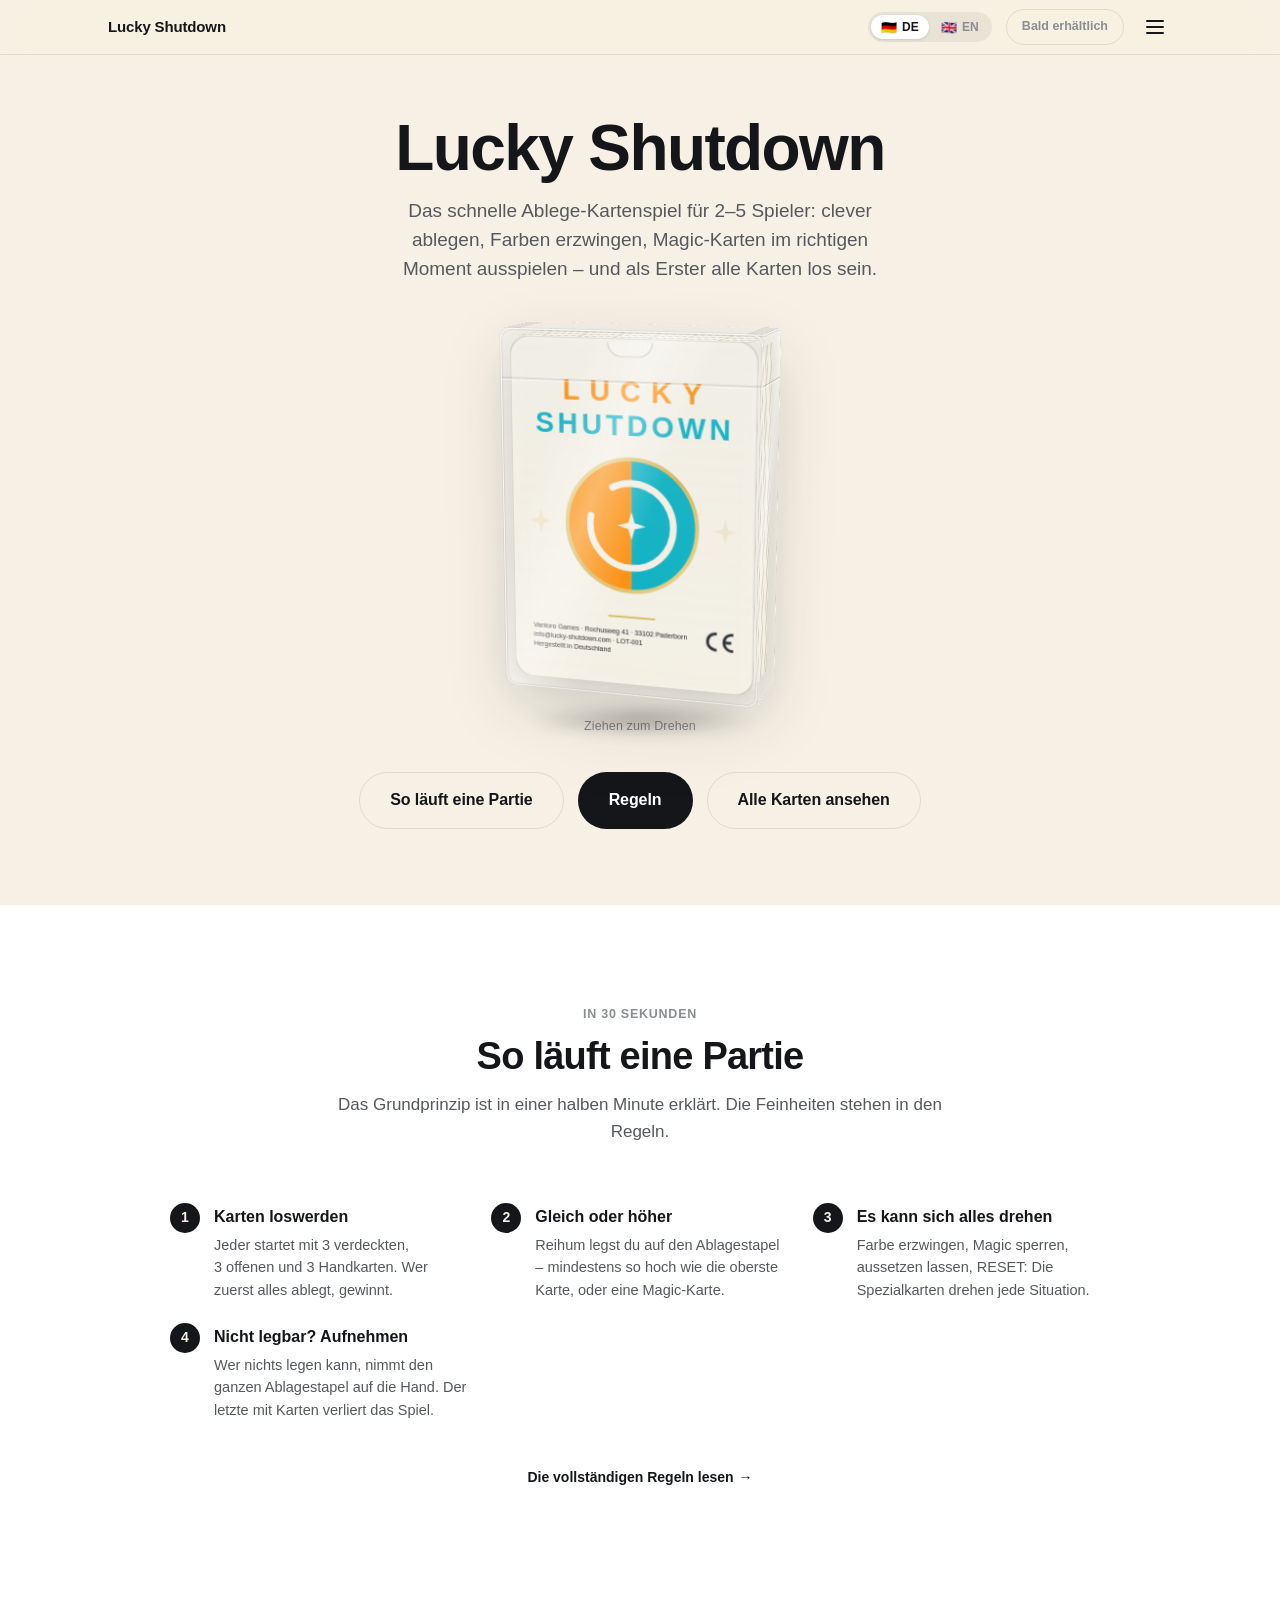
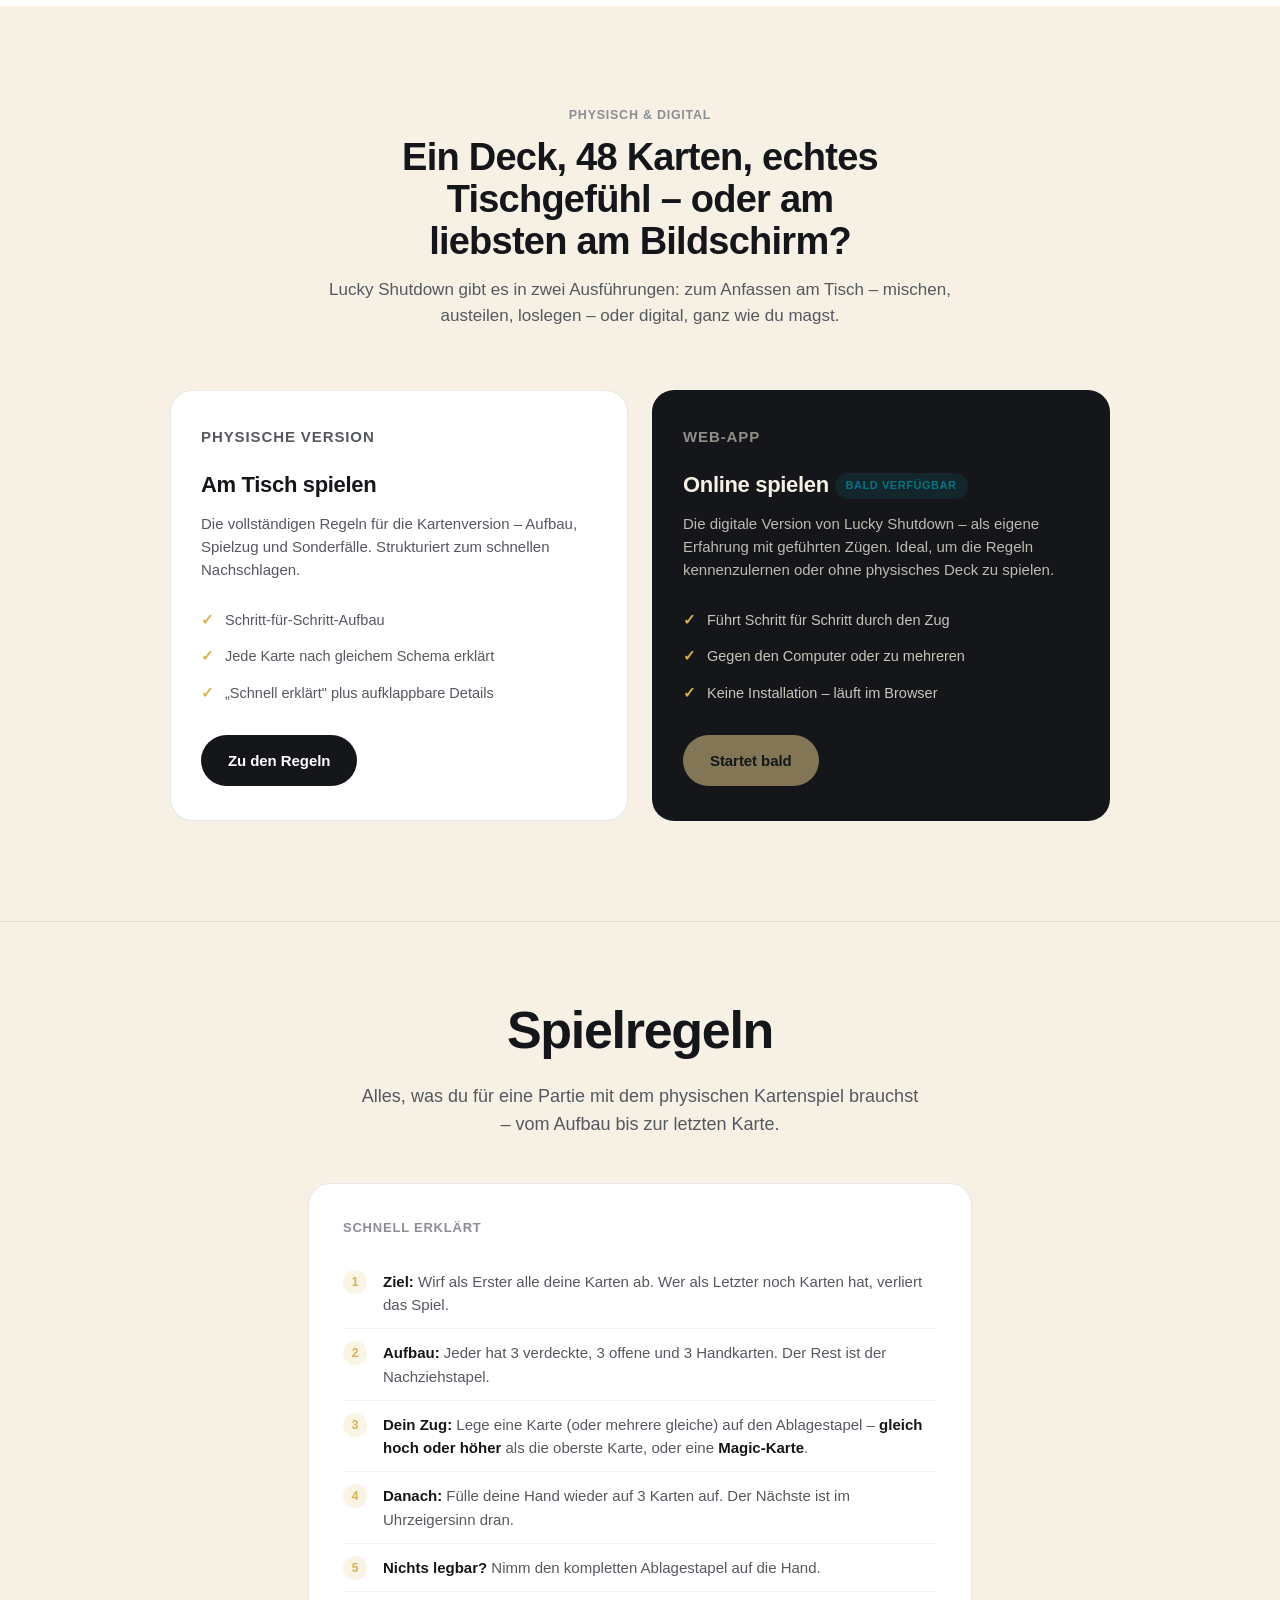
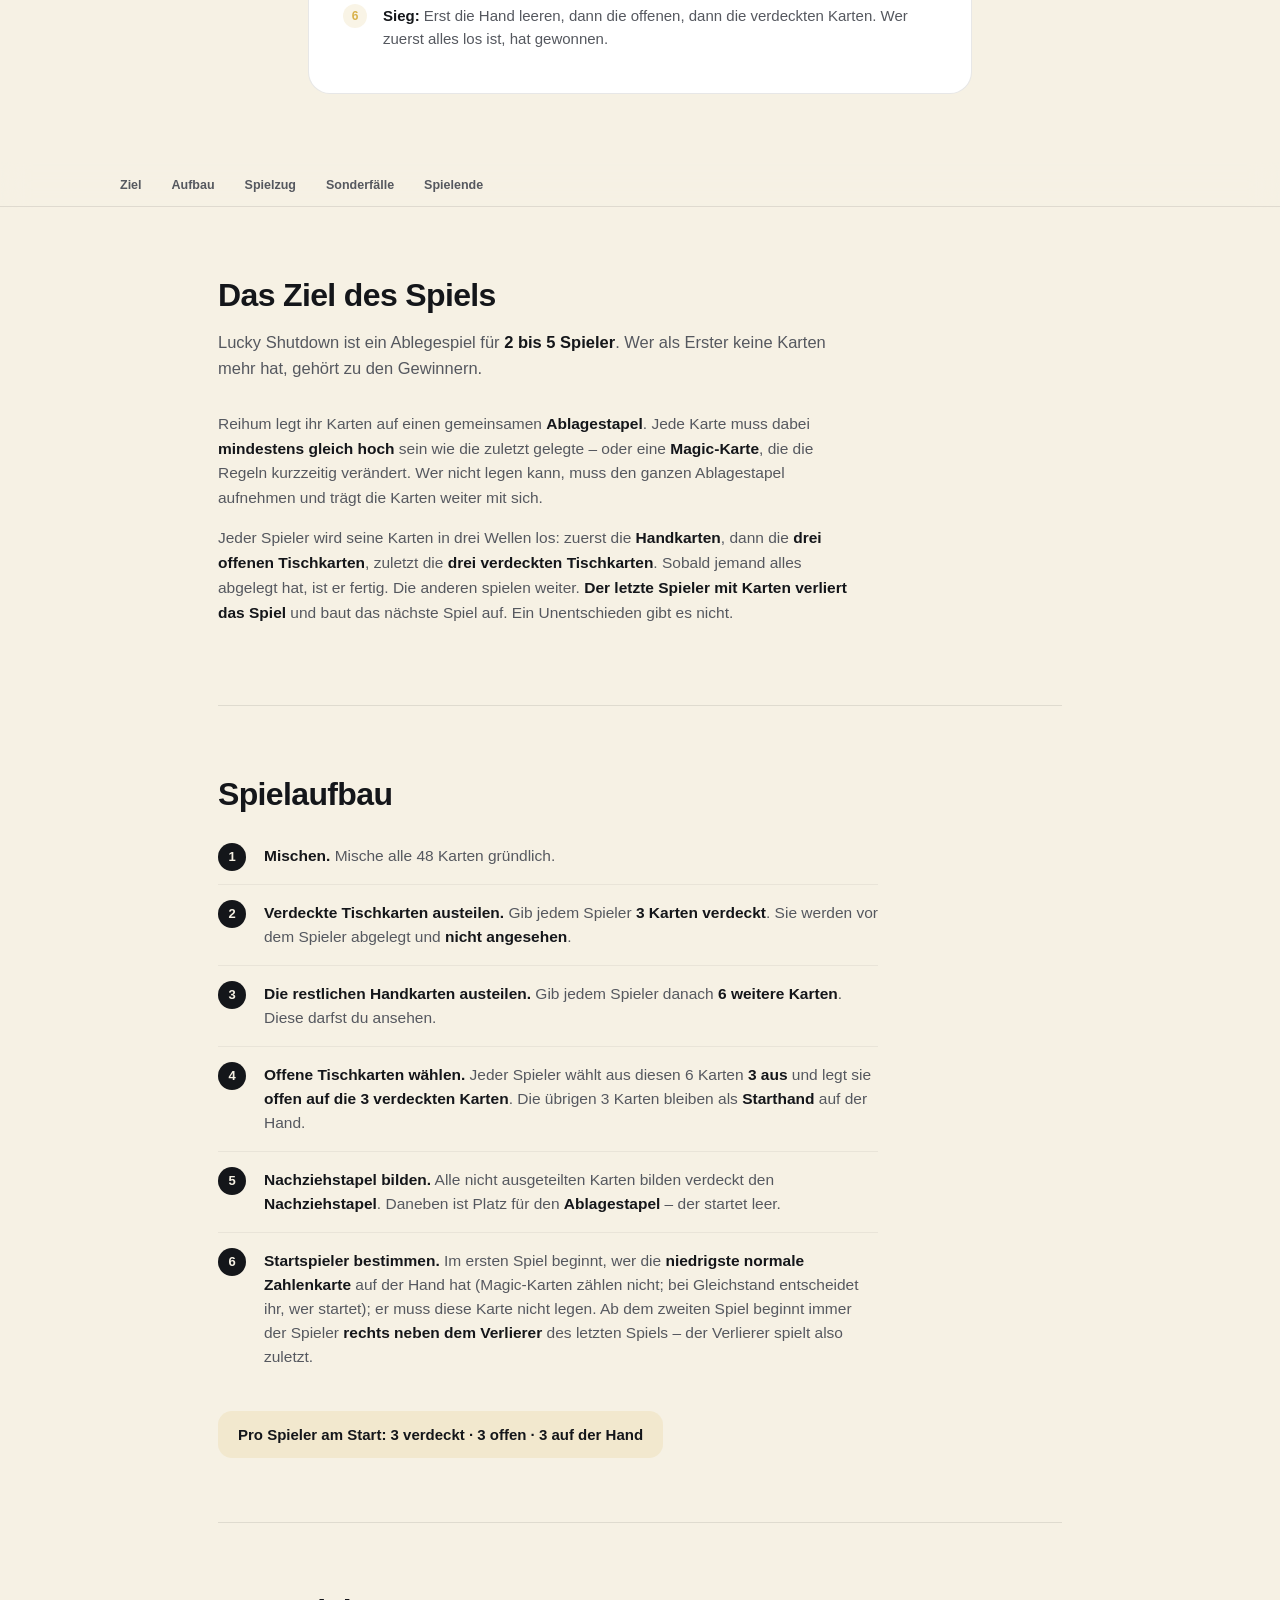
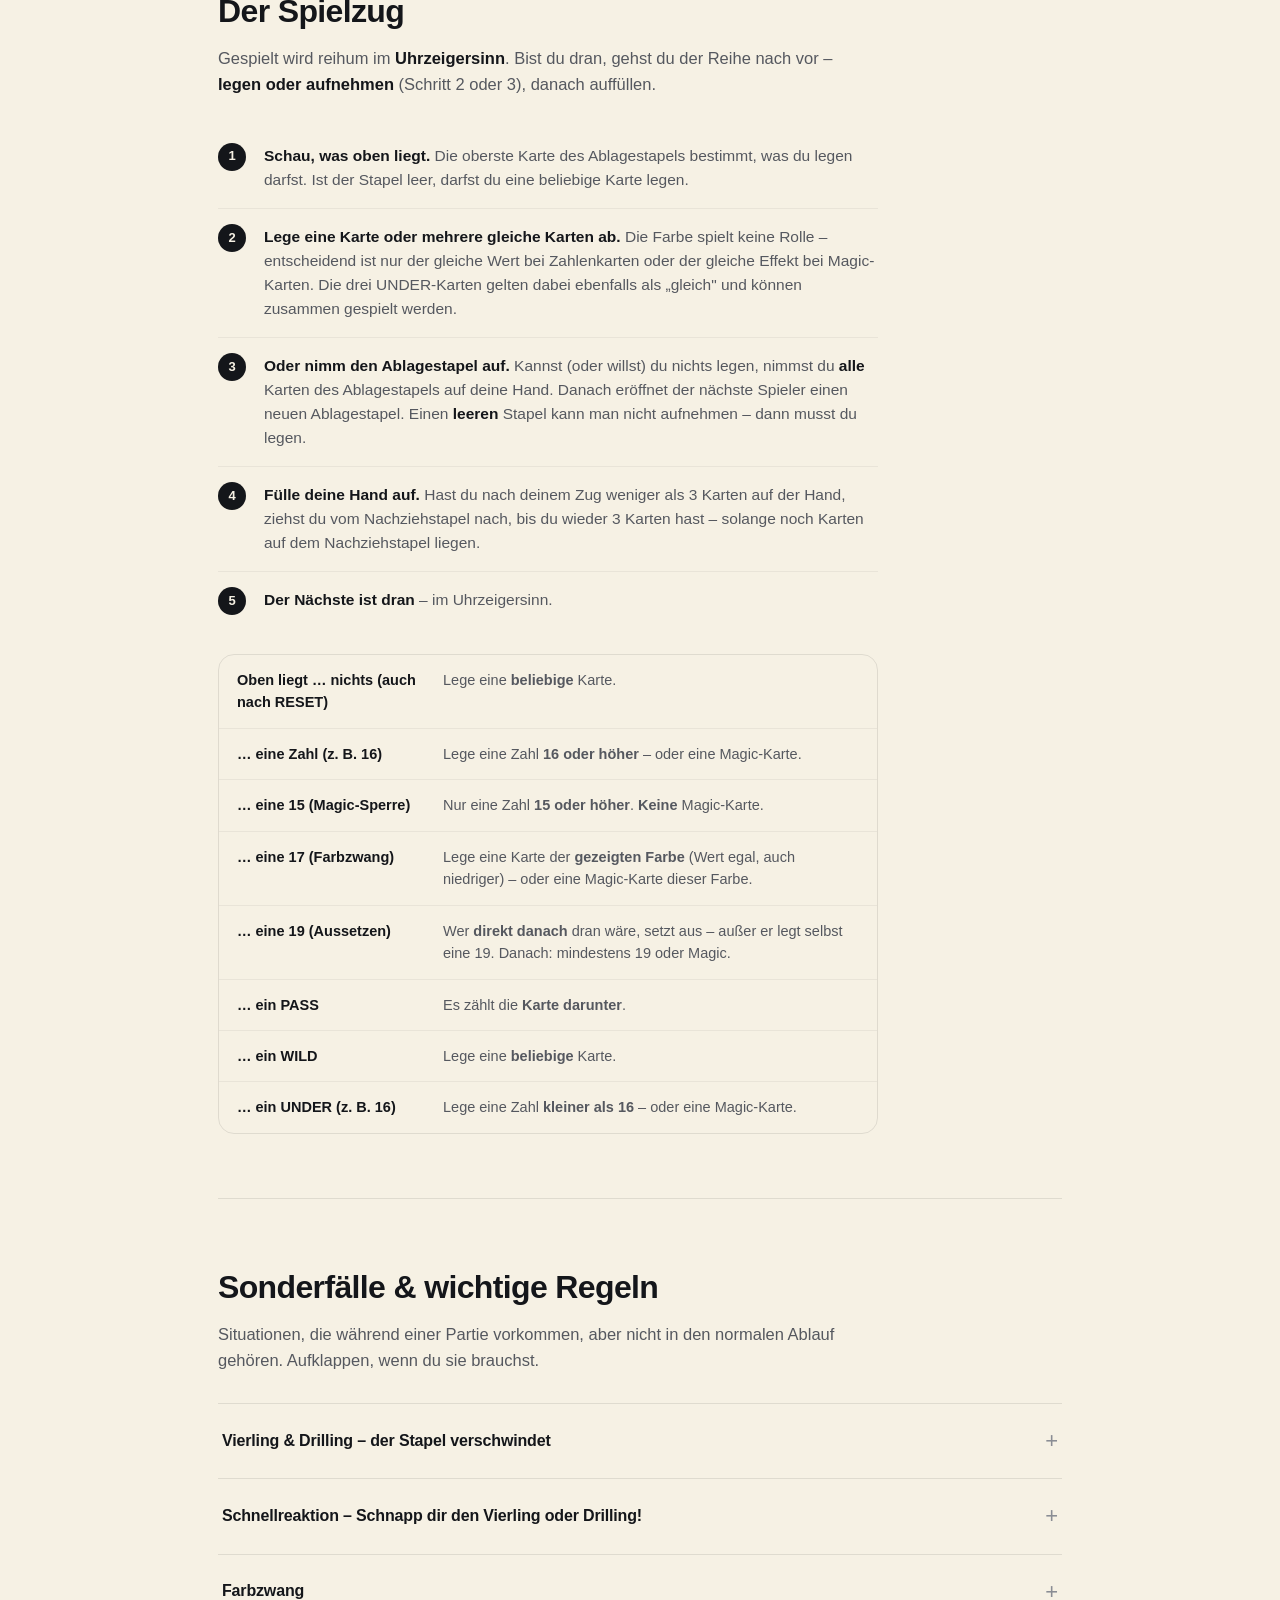
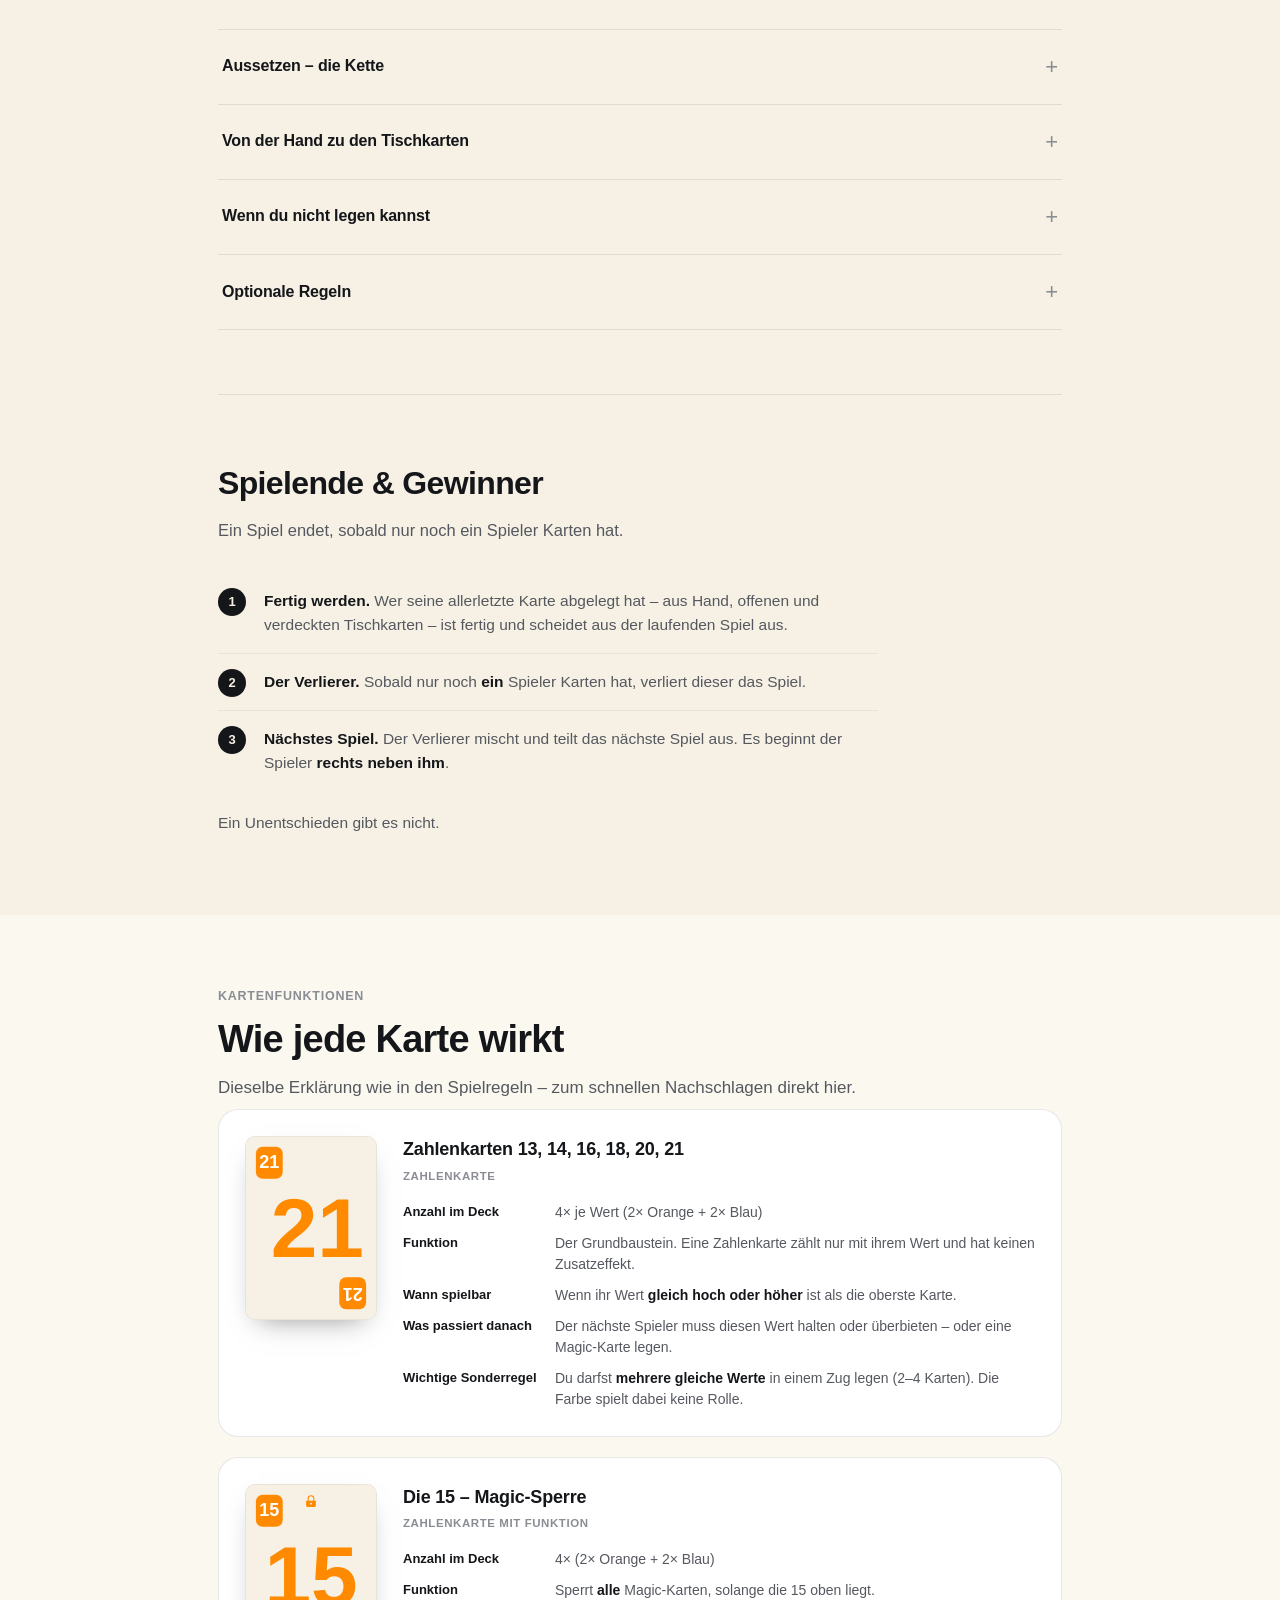
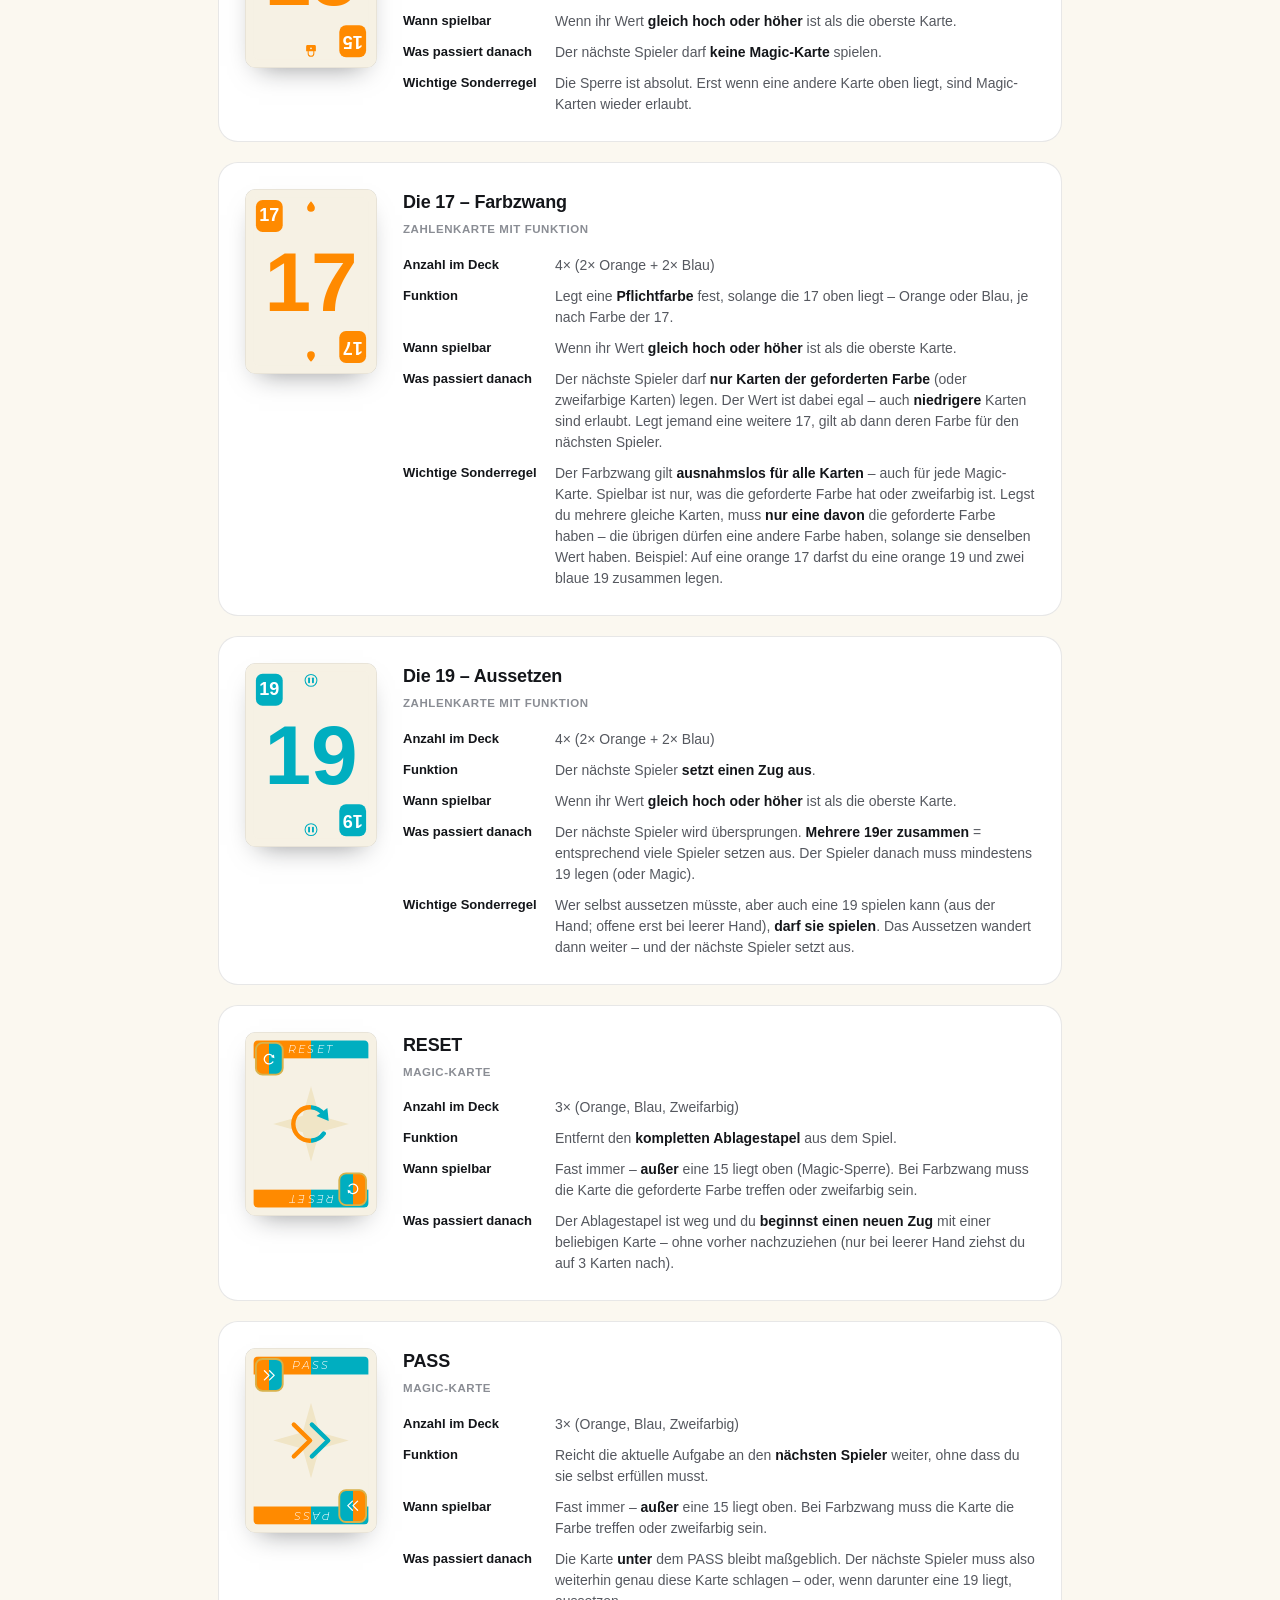
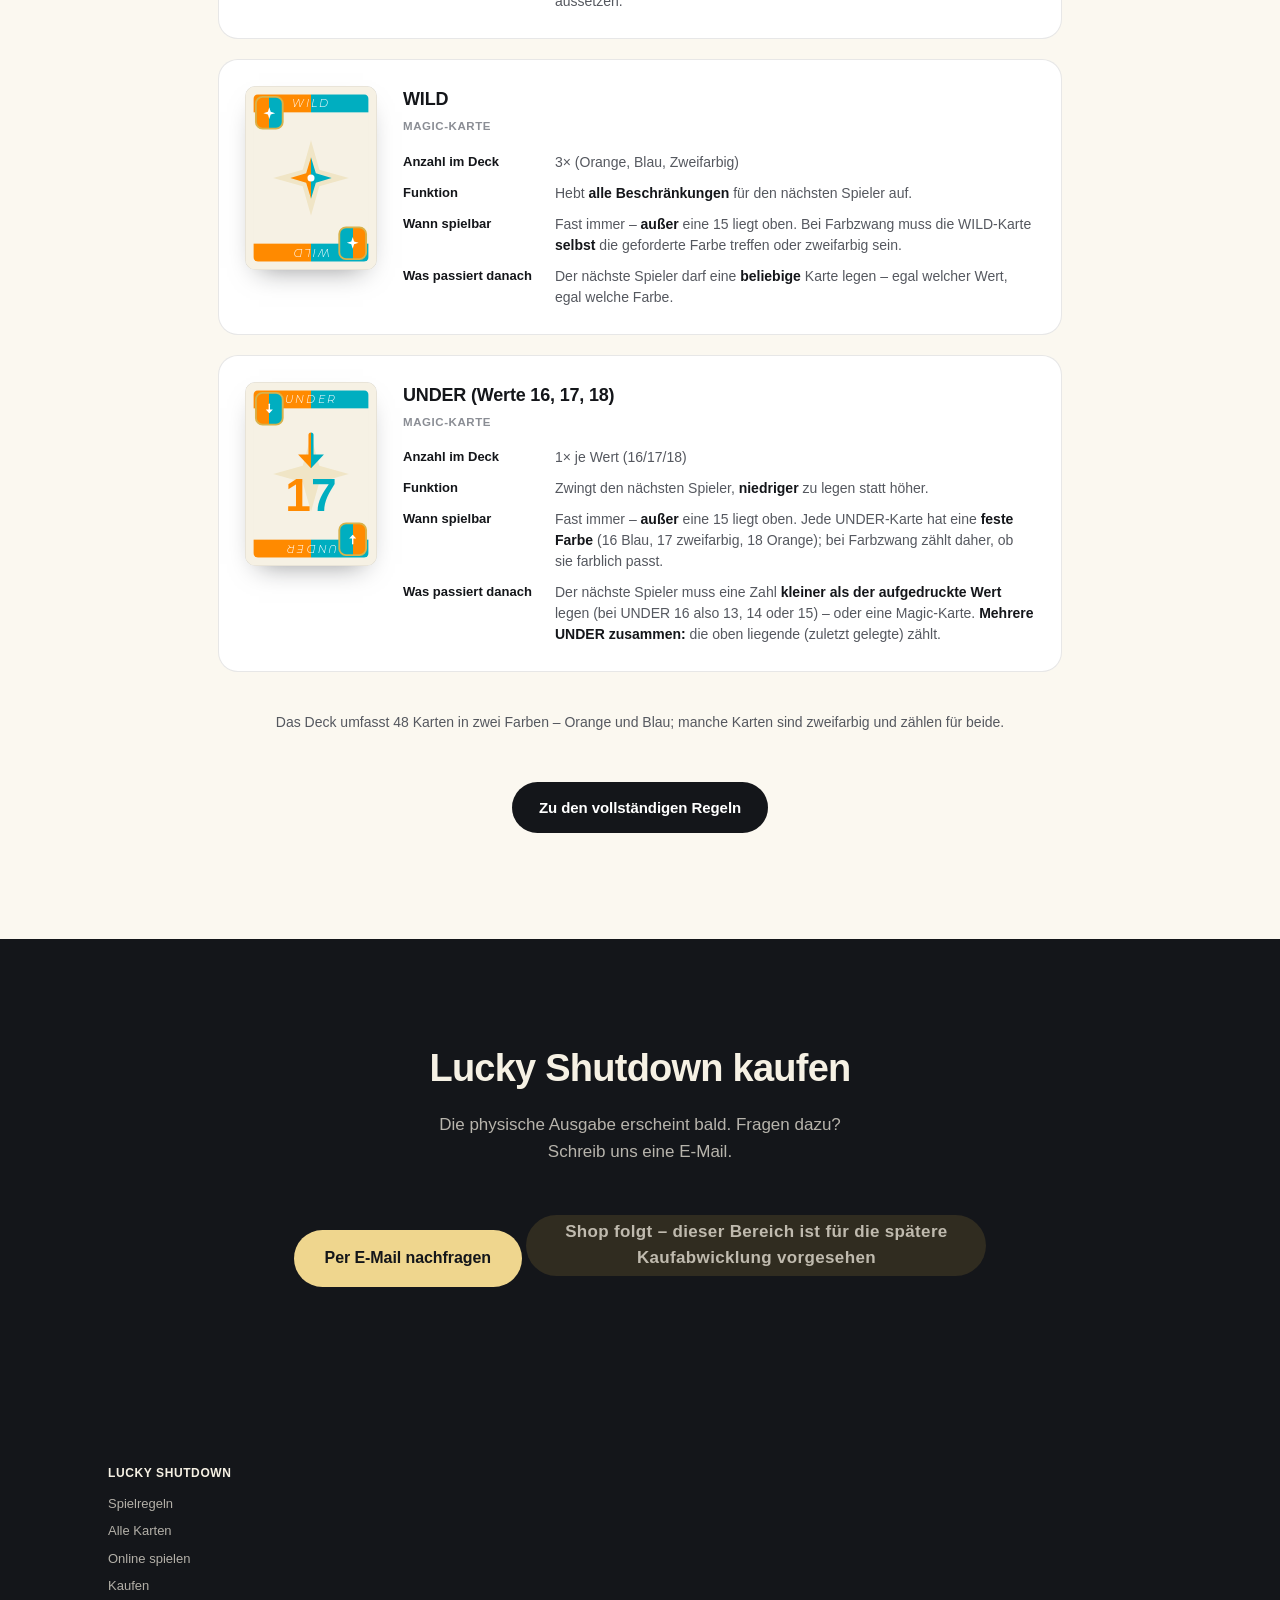
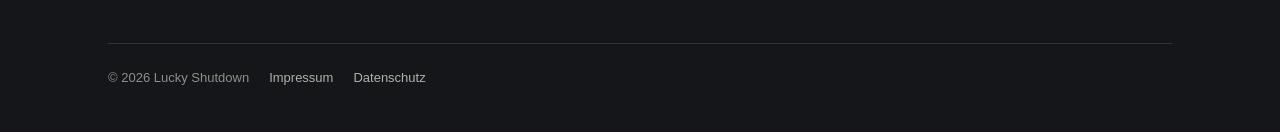
<file: index.html>
<!DOCTYPE html>
<html lang="de">
<head>
<meta charset="UTF-8">
<meta name="viewport" content="width=device-width, initial-scale=1.0">
<title>Lucky Shutdown – Kartenspiel</title>
<meta name="description" content="Lucky Shutdown ist ein schnelles Ablege-Kartenspiel: clever ablegen, Farben erzwingen, Magic-Karten im richtigen Moment ausspielen. Spielregeln, alle Karten und die Online-Version.">
<link rel="stylesheet" href="styles.css">
</head>
<body data-page="index">

<nav class="nav">
  <div class="wrap">
    <a class="nav-logo" href="#">Lucky Shutdown</a>
    <div class="nav-right">
      <div class="lang-switch" role="group" data-i18n-aria-label="lang.ariaLabel" aria-label="Sprache wählen">
        <button type="button" class="lang-btn is-active" data-lang="de" aria-pressed="true"><span class="lang-flag">🇩🇪</span><span class="lang-code">DE</span></button>
        <button type="button" class="lang-btn" data-lang="en" aria-pressed="false"><span class="lang-flag">🇬🇧</span><span class="lang-code">EN</span></button>
      </div>
      <a class="nav-buy is-soon" href="#kaufen" data-i18n="nav.buy">Bald erhältlich</a>
      <button type="button" class="nav-menu-btn" aria-expanded="false" aria-controls="navMenu" data-i18n-aria-label="nav.menuLabel" aria-label="Menü">
        <span></span><span></span><span></span>
      </button>
    </div>
  </div>
  <div id="navMenu" class="nav-menu" hidden>
    <ul>
      <li><a href="#regeln" data-i18n="nav.rules">Spielregeln</a></li>
      <li><a href="#karten" data-i18n="nav.cards">Alle Karten</a></li>
      <li><a href="#online" data-i18n="nav.online">Online spielen</a></li>
    </ul>
  </div>
</nav>

<header class="hero">
  <div class="wrap">
    <h1>Lucky Shutdown</h1>
    <p class="tagline" data-i18n="idx.hero.tagline">
      Das schnelle Ablege-Kartenspiel für 2–5&nbsp;Spieler: clever ablegen,
      Farben erzwingen, Magic-Karten im richtigen Moment ausspielen – und als
      Erster alle Karten los sein.
    </p>

    <div class="box3d-wrap">
      <div class="box3d-stage" id="box3dStage" data-i18n-aria-label="idx.hero.box3dLabel" aria-label="3D-Ansicht des Kartenspiels im Klarsichtetui, ziehen zum Drehen">
        <div class="case-shadow"></div>
        <div class="box3d-cube" id="box3dCube">
          <!-- Kartenstapel: Deckblatt vorn, Rückseite einer Spielkarte hinten, Kartenkanten an den Seiten -->
          <div class="stack face-front"><img src="assets/case/deckblatt.svg" data-i18n-alt="alt.caseFront" alt="Deckblatt des Kartenspiels" draggable="false"></div>
          <div class="stack face-back"><img src="assets/case/back.svg" data-i18n-alt="alt.caseBack" alt="Rückseite einer Spielkarte" draggable="false"></div>
          <div class="stack edge-right"></div>
          <div class="stack edge-left"></div>
          <div class="stack edge-top"></div>
          <div class="stack edge-bottom"></div>
          <!-- Klarsichtetui (durchsichtiger Kunststoff mit Deckel-Fuge oben) -->
          <div class="shell shell-front"></div>
          <div class="shell shell-back"></div>
          <div class="shell shell-right"></div>
          <div class="shell shell-left"></div>
          <div class="shell shell-top"></div>
          <div class="shell shell-bottom"></div>
        </div>
      </div>
    </div>
    <p class="drag-hint" data-i18n="idx.hero.dragHint">Ziehen zum Drehen</p>

    <div class="cta-row">
      <a class="btn btn-secondary btn-lg" href="#ablauf" data-i18n="idx.hero.cta.howto">So läuft eine Partie</a>
      <a class="btn btn-primary btn-lg" href="#regeln" data-i18n="idx.hero.cta.rules">Regeln</a>
      <a class="btn btn-secondary btn-lg" href="#karten" data-i18n="idx.hero.cta.cards">Alle Karten ansehen</a>
    </div>
  </div>
</header>

<section id="ablauf" class="section-alt">
  <div class="wrap">
    <div class="section-head">
      <p class="eyebrow" data-i18n="idx.ablauf.eyebrow">In 30 Sekunden</p>
      <h2 class="section-title" data-i18n="idx.ablauf.title">So läuft eine Partie</h2>
      <p class="section-lede" data-i18n="idx.ablauf.lede">Das Grundprinzip ist in einer halben Minute erklärt. Die Feinheiten stehen in den Regeln.</p>
    </div>

    <div class="quick-steps">
      <div class="quick-step">
        <h3 data-i18n="idx.step1.h">Karten loswerden</h3>
        <p data-i18n="idx.step1.p">Jeder startet mit 3&nbsp;verdeckten, 3&nbsp;offenen und 3&nbsp;Handkarten. Wer zuerst alles ablegt, gewinnt.</p>
      </div>
      <div class="quick-step">
        <h3 data-i18n="idx.step2.h">Gleich oder höher</h3>
        <p data-i18n="idx.step2.p">Reihum legst du auf den Ablagestapel – mindestens so hoch wie die oberste Karte, oder eine Magic-Karte.</p>
      </div>
      <div class="quick-step">
        <h3 data-i18n="idx.step3.h">Es kann sich alles drehen</h3>
        <p data-i18n="idx.step3.p">Farbe erzwingen, Magic sperren, aussetzen lassen, RESET: Die Spezialkarten drehen jede Situation.</p>
      </div>
      <div class="quick-step">
        <h3 data-i18n="idx.step4.h">Nicht legbar? Aufnehmen</h3>
        <p data-i18n="idx.step4.p">Wer nichts legen kann, nimmt den ganzen Ablagestapel auf die Hand. Der letzte mit Karten verliert das Spiel.</p>
      </div>
    </div>

    <p style="text-align:center;margin-top:44px"><a class="link-arrow" href="#regeln" data-i18n="idx.ablauf.linkAll">Die vollständigen Regeln lesen</a></p>
  </div>
</section>

<section id="physisch">
  <div class="wrap">
    <div class="section-head">
      <p class="eyebrow" data-i18n="idx.physisch.eyebrow">Physisch &amp; digital</p>
      <h2 class="section-title" data-i18n="idx.physisch.title">Ein Deck, 48&nbsp;Karten, echtes Tischgefühl – oder am liebsten am Bildschirm?</h2>
      <p class="section-lede" data-i18n="idx.physisch.lede">
        Lucky Shutdown gibt es in zwei Ausführungen: zum Anfassen am Tisch – mischen,
        austeilen, loslegen – oder digital, ganz wie du magst.
      </p>
    </div>

    <div class="paths">
      <div class="path-card">
        <p class="path-kicker" data-i18n="idx.path1.kicker">Physische Version</p>
        <h3 data-i18n="idx.path1.h">Am Tisch spielen</h3>
        <p data-i18n="idx.path1.p">Die vollständigen Regeln für die Kartenversion – Aufbau, Spielzug und Sonderfälle. Strukturiert zum schnellen Nachschlagen.</p>
        <ul>
          <li data-i18n="idx.path1.li1">Schritt-für-Schritt-Aufbau</li>
          <li data-i18n="idx.path1.li2">Jede Karte nach gleichem Schema erklärt</li>
          <li data-i18n="idx.path1.li3">„Schnell erklärt" plus aufklappbare Details</li>
        </ul>
        <a class="btn btn-primary" href="#regeln" data-i18n="idx.path1.btn">Zu den Regeln</a>
      </div>

      <div class="path-card digital" id="online">
        <p class="path-kicker" data-i18n="idx.path2.kicker">Web-App</p>
        <h3><span data-i18n="idx.path2.h">Online spielen</span> <span class="badge-soon" data-i18n="idx.path2.badge">bald verfügbar</span></h3>
        <p data-i18n="idx.path2.p">Die digitale Version von Lucky Shutdown – als eigene Erfahrung mit geführten Zügen. Ideal, um die Regeln kennenzulernen oder ohne physisches Deck zu spielen.</p>
        <ul>
          <li data-i18n="idx.path2.li1">Führt Schritt für Schritt durch den Zug</li>
          <li data-i18n="idx.path2.li2">Gegen den Computer oder zu mehreren</li>
          <li data-i18n="idx.path2.li3">Keine Installation – läuft im Browser</li>
        </ul>
        <a class="btn btn-primary" aria-disabled="true" href="#online" data-i18n="idx.path2.btn">Startet bald</a>
      </div>
    </div>
  </div>
</section>

<section id="regeln">
  <header class="page-head">
  <div class="wrap-narrow">
    <h2 data-i18n="rgl.pageTitle">Spielregeln</h2>
    <p data-i18n="rgl.pageLede">Alles, was du für eine Partie mit dem physischen Kartenspiel brauchst – vom Aufbau bis zur letzten Karte.</p>

    <div class="quickref">
      <h2 data-i18n="rgl.quick.title">Schnell erklärt</h2>
      <ol>
        <li data-i18n="rgl.quick.1"><strong>Ziel:</strong> Wirf als Erster alle deine Karten ab. Wer als Letzter noch Karten hat, verliert das Spiel.</li>
        <li data-i18n="rgl.quick.2"><strong>Aufbau:</strong> Jeder hat 3&nbsp;verdeckte, 3&nbsp;offene und 3&nbsp;Handkarten. Der Rest ist der Nachziehstapel.</li>
        <li data-i18n="rgl.quick.3"><strong>Dein Zug:</strong> Lege eine Karte (oder mehrere gleiche) auf den Ablagestapel – <strong>gleich hoch oder höher</strong> als die oberste Karte, oder eine <strong>Magic-Karte</strong>.</li>
        <li data-i18n="rgl.quick.4"><strong>Danach:</strong> Fülle deine Hand wieder auf 3&nbsp;Karten auf. Der Nächste ist im Uhrzeigersinn dran.</li>
        <li data-i18n="rgl.quick.5"><strong>Nichts legbar?</strong> Nimm den kompletten Ablagestapel auf die Hand.</li>
        <li data-i18n="rgl.quick.6"><strong>Sieg:</strong> Erst die Hand leeren, dann die offenen, dann die verdeckten Karten. Wer zuerst alles los ist, hat gewonnen.</li>
      </ol>
    </div>
  </div>
</header>

  <nav class="jumpbar" data-i18n-aria-label="rgl.ariaLabel.sections" aria-label="Regel-Abschnitte">
  <ul>
    <li><a href="#ziel" data-i18n="rgl.jump.a">Ziel</a></li>
    <li><a href="#aufbau" data-i18n="rgl.jump.b">Aufbau</a></li>
    <li><a href="#spielzug" data-i18n="rgl.jump.c">Spielzug</a></li>
    <li><a href="#sonderfaelle" data-i18n="rgl.jump.e">Sonderfälle</a></li>
    <li><a href="#ende" data-i18n="rgl.jump.f">Spielende</a></li>
  </ul>
</nav>

  <div class="wrap-mid">

  <!-- A -->
  <section class="rule-block" id="ziel">
    <h2 data-i18n="rgl.a.title">Das Ziel des Spiels</h2>
    <p class="rule-lede" data-i18n="rgl.a.lede">Lucky Shutdown ist ein Ablegespiel für <strong>2&nbsp;bis&nbsp;5&nbsp;Spieler</strong>. Wer als Erster keine Karten mehr hat, gehört zu den Gewinnern.</p>
    <p data-i18n="rgl.a.p1">
      Reihum legt ihr Karten auf einen gemeinsamen <span class="term">Ablagestapel</span>. Jede Karte muss dabei
      <strong>mindestens gleich hoch</strong> sein wie die zuletzt gelegte – oder eine <span class="term">Magic-Karte</span>,
      die die Regeln kurzzeitig verändert. Wer nicht legen kann, muss den ganzen Ablagestapel aufnehmen und trägt
      die Karten weiter mit sich.
    </p>
    <p data-i18n="rgl.a.p2">
      Jeder Spieler wird seine Karten in drei Wellen los: zuerst die <strong>Handkarten</strong>, dann die
      <strong>drei offenen Tischkarten</strong>, zuletzt die <strong>drei verdeckten Tischkarten</strong>.
      Sobald jemand alles abgelegt hat, ist er fertig. Die anderen spielen weiter.
      <strong>Der letzte Spieler mit Karten verliert das Spiel</strong> und baut das nächste Spiel auf.
      Ein Unentschieden gibt es nicht.
    </p>
  </section>

  <!-- B -->
  <section class="rule-block" id="aufbau">
    <h2 data-i18n="rgl.b.title">Spielaufbau</h2>
    <ol class="steps">
      <li data-i18n="rgl.b.step1"><strong>Mischen.</strong> Mische alle 48 Karten gründlich.</li>
      <li data-i18n="rgl.b.step2"><strong>Verdeckte Tischkarten austeilen.</strong> Gib jedem Spieler <strong>3 Karten verdeckt</strong>. Sie werden vor dem Spieler abgelegt und <strong>nicht angesehen</strong>.</li>
      <li data-i18n="rgl.b.step3"><strong>Die restlichen Handkarten austeilen.</strong> Gib jedem Spieler danach <strong>6 weitere Karten</strong>. Diese darfst du ansehen.</li>
      <li data-i18n="rgl.b.step4"><strong>Offene Tischkarten wählen.</strong> Jeder Spieler wählt aus diesen 6 Karten <strong>3 aus</strong> und legt sie <strong>offen auf die 3 verdeckten Karten</strong>. Die übrigen 3 Karten bleiben als <strong>Starthand</strong> auf der Hand.</li>
      <li data-i18n="rgl.b.step5"><strong>Nachziehstapel bilden.</strong> Alle nicht ausgeteilten Karten bilden verdeckt den <span class="term">Nachziehstapel</span>. Daneben ist Platz für den <span class="term">Ablagestapel</span> – der startet leer.</li>
      <li data-i18n="rgl.b.step6"><strong>Startspieler bestimmen.</strong> Im ersten Spiel beginnt, wer die <strong>niedrigste normale Zahlenkarte</strong> auf der Hand hat (Magic-Karten zählen nicht; bei Gleichstand entscheidet ihr, wer startet); er muss diese Karte nicht legen. Ab dem zweiten Spiel beginnt immer der Spieler <strong>rechts neben dem Verlierer</strong> des letzten Spiels – der Verlierer spielt also zuletzt.</li>
    </ol>
    <div class="result-chip" data-i18n="rgl.b.resultChip">Pro Spieler am Start: 3&nbsp;verdeckt · 3&nbsp;offen · 3&nbsp;auf der Hand</div>
  </section>

  <!-- C -->
  <section class="rule-block" id="spielzug">
    <h2 data-i18n="rgl.c.title">Der Spielzug</h2>
    <p class="rule-lede" data-i18n="rgl.c.lede">Gespielt wird reihum im <strong>Uhrzeigersinn</strong>. Bist du dran, gehst du der Reihe nach vor – <strong>legen oder aufnehmen</strong> (Schritt 2 oder 3), danach auffüllen.</p>
    <ol class="steps">
      <li data-i18n="rgl.c.step1"><strong>Schau, was oben liegt.</strong> Die oberste Karte des Ablagestapels bestimmt, was du legen darfst. Ist der Stapel leer, darfst du eine beliebige Karte legen.</li>
      <li data-i18n="rgl.c.step2"><strong>Lege eine Karte oder mehrere gleiche Karten ab.</strong> Die Farbe spielt keine Rolle – entscheidend ist nur der gleiche Wert bei Zahlenkarten oder der gleiche Effekt bei Magic-Karten. Die drei UNDER-Karten gelten dabei ebenfalls als „gleich" und können zusammen gespielt werden.</li>
      <li data-i18n="rgl.c.step3"><strong>Oder nimm den Ablagestapel auf.</strong> Kannst (oder willst) du nichts legen, nimmst du <strong>alle</strong> Karten des Ablagestapels auf deine Hand. Danach eröffnet der nächste Spieler einen neuen Ablagestapel. Einen <strong>leeren</strong> Stapel kann man nicht aufnehmen – dann musst du legen.</li>
      <li data-i18n="rgl.c.step4"><strong>Fülle deine Hand auf.</strong> Hast du nach deinem Zug weniger als 3&nbsp;Karten auf der Hand, ziehst du vom Nachziehstapel nach, bis du wieder 3&nbsp;Karten hast – solange noch Karten auf dem Nachziehstapel liegen.</li>
      <li data-i18n="rgl.c.step5"><strong>Der Nächste ist dran</strong> – im Uhrzeigersinn.</li>
    </ol>

    <div class="play-matrix">
      <div class="row"><span class="k" data-i18n="rgl.c.matrix.k1">Oben liegt … nichts (auch nach RESET)</span><span class="v" data-i18n="rgl.c.matrix.anyCard">Lege eine <strong>beliebige</strong> Karte.</span></div>
      <div class="row"><span class="k" data-i18n="rgl.c.matrix.k2">… eine Zahl (z.&nbsp;B. 16)</span><span class="v" data-i18n="rgl.c.matrix.v2">Lege eine Zahl <strong>16 oder höher</strong> – oder eine Magic-Karte.</span></div>
      <div class="row"><span class="k" data-i18n="rgl.c.matrix.k3">… eine 15 (Magic-Sperre)</span><span class="v" data-i18n="rgl.c.matrix.v3">Nur eine Zahl <strong>15 oder höher</strong>. <strong>Keine</strong> Magic-Karte.</span></div>
      <div class="row"><span class="k" data-i18n="rgl.c.matrix.k4">… eine 17 (Farbzwang)</span><span class="v" data-i18n="rgl.c.matrix.v4">Lege eine Karte der <strong>gezeigten Farbe</strong> (Wert egal, auch niedriger) – oder eine Magic-Karte dieser Farbe.</span></div>
      <div class="row"><span class="k" data-i18n="rgl.c.matrix.k5">… eine 19 (Aussetzen)</span><span class="v" data-i18n="rgl.c.matrix.v5">Wer <strong>direkt danach</strong> dran wäre, setzt aus – außer er legt selbst eine 19. Danach: mindestens 19 oder Magic.</span></div>
      <div class="row"><span class="k" data-i18n="rgl.c.matrix.kPass">… ein PASS</span><span class="v" data-i18n="rgl.c.matrix.vPass">Es zählt die <strong>Karte darunter</strong>.</span></div>
      <div class="row"><span class="k" data-i18n="rgl.c.matrix.k6">… ein WILD</span><span class="v" data-i18n="rgl.c.matrix.anyCard">Lege eine <strong>beliebige</strong> Karte.</span></div>
      <div class="row"><span class="k" data-i18n="rgl.c.matrix.k7">… ein UNDER (z.&nbsp;B. 16)</span><span class="v" data-i18n="rgl.c.matrix.v7">Lege eine Zahl <strong>kleiner als 16</strong> – oder eine Magic-Karte.</span></div>
    </div>
  </section>

  <!-- E -->
  <section class="rule-block" id="sonderfaelle">
    <h2 data-i18n="rgl.e.title">Sonderfälle &amp; wichtige Regeln</h2>
    <p class="rule-lede" data-i18n="rgl.e.lede">Situationen, die während einer Partie vorkommen, aber nicht in den normalen Ablauf gehören. Aufklappen, wenn du sie brauchst.</p>

    <details class="disclosure">
      <summary data-i18n="rgl.e.d1.summary">Vierling &amp; Drilling – der Stapel verschwindet</summary>
      <div class="disclosure-body">
        <p data-i18n="rgl.e.d1.p1">Liegen ganz oben auf dem Ablagestapel <strong>vier identische Zahlenkarten</strong> (Farbe egal) direkt übereinander (ein <span class="term">Vierling</span>), wird der komplette Ablagestapel entfernt – auch bei vier 19ern (niemand setzt aus).</p>
        <p data-i18n="rgl.e.d1.p2">Dasselbe gilt für einen <span class="term">Drilling</span> aus Magic-Karten: <strong>3× RESET</strong>, <strong>3× PASS</strong>, <strong>3× WILD</strong> oder die drei verschiedenen <strong>UNDER</strong>-Karten (16 + 17 + 18).</p>
        <p class="mini-subhead" data-i18n="rgl.e.d1.subhead">Danach</p>
        <p data-i18n="rgl.e.d1.p3">Der Spieler, der die vollendende Karte gelegt hat, <strong>beginnt sofort einen neuen Zug</strong> mit einer beliebigen Karte – ohne vorher nachzuziehen (nur bei leerer Hand ziehst du auf 3&nbsp;Karten nach).</p>
        <p data-i18n="rgl.e.d1.p4">Ein Vierling/Drilling kann in <strong>einem Zug</strong> entstehen (du legst alle Karten selbst) oder über mehrere Züge – auch als Schnellreaktion (siehe unten).</p>
      </div>
    </details>

    <details class="disclosure">
      <summary data-i18n="rgl.e.d2.summary">Schnellreaktion – Schnapp dir den Vierling oder Drilling!</summary>
      <div class="disclosure-body">
        <p data-i18n="rgl.e.d2.p1">Liegen bereits <strong>drei gleiche Karten</strong> ganz oben auf dem Stapel und dir fehlt nur die vierte zum Vierling, darf <strong>jeder Spieler</strong> die passende Karte sofort dazulegen – <strong>auch wenn er nicht an der Reihe ist</strong>. Das Gleiche gilt, wenn nur eine oder zwei Karten liegen und ein Spieler <strong>alle</strong> passenden fehlenden Karten besitzt – er legt sie dann auf einmal (beim Drilling genauso). Reagieren darfst du mit <strong>Handkarten</strong>; offene Tischkarten nur, wenn du keine Handkarten mehr hast; verdeckte nie.</p>
        <p data-i18n="rgl.e.d2.p2">Damit ist der Vierling bzw. Drilling vollständig: Der gesamte Stapel wird entfernt, du erhältst sofort den nächsten Zug (nachziehen nur bei leerer Hand), und links von dir geht es danach weiter.</p>
        <p data-i18n="rgl.e.d2.p3">Sei schnell und aufmerksam: Sobald der regulär nächste Spieler eine andere Karte gelegt hat, ist die Chance vorbei.</p>
      </div>
    </details>

    <details class="disclosure">
      <summary data-i18n="rgl.e.d3.summary">Farbzwang</summary>
      <div class="disclosure-body">
        <p data-i18n="rgl.e.d3.p1">Solange eine <strong>17</strong> oben liegt, zählt nur die Farbe – nicht der Wert. Du darfst also auch <strong>niedrigere</strong> Karten legen, solange die Farbe passt.</p>
        <ul>
          <li data-i18n="rgl.e.d3.li1"><strong>Zweifarbige Karten</strong> erfüllen jede Pflichtfarbe.</li>
          <li data-i18n="rgl.e.d3.li2">Legst du mehrere gleiche Karten, muss nur <strong>eine davon</strong> die geforderte Farbe haben. Die übrigen dürfen eine andere Farbe haben, solange sie denselben Wert haben. Beispiel: Auf eine orange 17 darfst du eine orange 19 und zwei blaue 19 zusammen legen. Eine einzelne falschfarbige Karte bleibt verboten.</li>
          <li data-i18n="rgl.e.d3.li3">Der Farbzwang gilt <strong>ausnahmslos</strong> – auch für <strong>jede Magic-Karte</strong>.</li>
          <li data-i18n="rgl.e.d3.li4">Liegen mehrere 17er, gilt die Farbe der <strong>obersten</strong> (zuletzt gelegten).</li>
        </ul>
      </div>
    </details>

    <details class="disclosure">
      <summary data-i18n="rgl.e.d4.summary">Aussetzen – die Kette</summary>
      <div class="disclosure-body">
        <p data-i18n="rgl.e.d4.p1">Eine <strong>19</strong> lässt den nächsten Spieler aussetzen. Legst du zwei 19er, setzen zwei Spieler aus – und so weiter.</p>
        <p data-i18n="rgl.e.d4.p2">Müsstest <strong>du selbst</strong> aussetzen, darfst du stattdessen selbst eine 19 legen – aus der Hand; offene 19er erst, wenn deine Hand leer ist. Dein Aussetzen entfällt, dafür setzt der Nächste aus. <strong>Beispiel</strong> (A, B, C, D): A legt eine 19, B legt statt Aussetzen ebenfalls eine 19 → nur C setzt aus, D ist dran (mindestens 19 oder Magic).</p>
      </div>
    </details>

    <details class="disclosure">
      <summary data-i18n="rgl.e.d5.summary">Von der Hand zu den Tischkarten</summary>
      <div class="disclosure-body">
        <p data-i18n="rgl.e.d5.p1">Du spielst deine Karten in dieser Reihenfolge:</p>
        <ol>
          <li data-i18n="rgl.e.d5.o1"><strong>Handkarten.</strong> Solange du Handkarten hast, spielst du nur von der Hand.</li>
          <li data-i18n="rgl.e.d5.o2"><strong>Offene Tischkarten.</strong> Erst wenn Hand <em>und</em> Nachziehstapel leer sind, spielst du deine 3 offenen Tischkarten.</li>
          <li><span data-i18n="rgl.e.d5.o3"><strong>Verdeckte Tischkarten.</strong> Sind auch die offenen weg, deckst du pro Zug <strong>eine verdeckte Karte blind auf</strong> und musst sie sofort spielen.</span>
            <ul>
              <li data-i18n="rgl.e.d5.o3sub1">Passt sie → sie ist gespielt, der Zug läuft normal weiter.</li>
              <li data-i18n="rgl.e.d5.o3sub2">Passt sie nicht → sie kommt auf deine Hand und du <strong>nimmst den Ablagestapel auf</strong>. Dann musst du erst deine Hand wieder leeren, bevor du zu den Tischkarten zurückkehrst.</li>
            </ul>
          </li>
        </ol>
        <p data-i18n="rgl.e.d5.combo"><strong>Kombi-Zug:</strong> Deine letzte(n) Handkarte(n) dürfen zusammen mit gleichwertigen offenen Tischkarten in <strong>einem</strong> Zug gespielt werden. Das ist nur erlaubt, wenn du dadurch alle Karten aus deiner Hand ablegst.</p>
        <p data-i18n="rgl.e.d5.example">Beispiel: Du hast eine 19 als letzte Handkarte und zusätzlich eine offene 19 auf dem Tisch, und der Nachziehstapel ist leer – dann darfst du beide 19er gemeinsam in einem Zug spielen.</p>
      </div>
    </details>

    <details class="disclosure">
      <summary data-i18n="rgl.e.d6.summary">Wenn du nicht legen kannst</summary>
      <div class="disclosure-body">
        <p data-i18n="rgl.e.d6.p1">Kannst du keine passende Karte legen, <strong>nimmst du den kompletten Ablagestapel</strong> auf deine Hand. Danach eröffnet der nächste Spieler einen neuen Ablagestapel.</p>
        <ul>
          <li data-i18n="rgl.e.d6.li1">Freiwilliges Aufnehmen ist erlaubt, auch wenn du legen könntest.</li>
          <li data-i18n="rgl.e.d6.li2">Einen <strong>leeren</strong> Ablagestapel kannst du nicht „aufnehmen", du musst in dem Fall also legen.</li>
        </ul>
      </div>
    </details>

    <details class="disclosure">
      <summary data-i18n="rgl.e.d7.summary">Optionale Regeln</summary>
      <div class="disclosure-body">
        <p data-i18n="rgl.e.d7.p1">Diese beiden Regeln sind <strong>optional</strong>. Legt vor dem Spiel gemeinsam fest, ob ihr sie verwendet.</p>
        <p class="mini-subhead" data-i18n="rgl.e.d7.sub1">Glück herausfordern</p>
        <p data-i18n="rgl.e.d7.p2">Einmal pro Spiel darfst du, wenn du nicht legen kannst, es ansagen, die <strong>oberste Karte des Nachziehstapels ziehen und sofort blind spielen</strong>, ohne sie vorher anzusehen. Passt sie → weiter im Spiel. Passt sie nicht → sie kommt auf deine Hand und du nimmst den Ablagestapel auf.</p>
        <p class="mini-subhead" data-i18n="rgl.e.d7.sub2">Vorzeitiges Aufdecken</p>
        <p data-i18n="rgl.e.d7.p3">Hast du keine Handkarten mehr, aber noch offene Karten vor dir und kannst keine davon spielen, darfst du <strong>einmal pro Spiel</strong> eine verdeckte Karte früher aufdecken und spielen – aber nur eine, die schon freiliegt (die offene Karte darüber ist bereits gespielt; das sind 1–2 Karten). Passt sie → weiter. Passt sie nicht → auf die Hand und Ablagestapel aufnehmen.</p>
      </div>
    </details>

  </section>

  <!-- F -->
  <section class="rule-block" id="ende">
    <h2 data-i18n="rgl.f.title">Spielende &amp; Gewinner</h2>
    <p class="rule-lede" data-i18n="rgl.f.lede">Ein Spiel endet, sobald nur noch ein Spieler Karten hat.</p>
    <ol class="steps">
      <li data-i18n="rgl.f.step1"><strong>Fertig werden.</strong> Wer seine allerletzte Karte abgelegt hat – aus Hand, offenen und verdeckten Tischkarten – ist fertig und scheidet aus der laufenden Spiel aus.</li>
      <li data-i18n="rgl.f.step2"><strong>Der Verlierer.</strong> Sobald nur noch <strong>ein</strong> Spieler Karten hat, verliert dieser das Spiel.</li>
      <li data-i18n="rgl.f.step3"><strong>Nächstes Spiel.</strong> Der Verlierer mischt und teilt das nächste Spiel aus. Es beginnt der Spieler <strong>rechts neben ihm</strong>.</li>
    </ol>
    <p style="margin-top:20px" data-i18n="rgl.f.final">Ein Unentschieden gibt es nicht.</p>
  </section>

</div>
</section>

<section id="karten" class="section-cream2">

  <div class="wrap-mid" style="padding-top:72px">

  <div class="section-head left" style="margin:0 0 8px">
    <p class="eyebrow" data-i18n="krt.cardfnHead.eyebrow">Kartenfunktionen</p>
    <h2 class="section-title" data-i18n="krt.cardfnHead.title">Wie jede Karte wirkt</h2>
    <p class="section-lede" data-i18n="krt.cardfnHead.lede">Dieselbe Erklärung wie in den Spielregeln – zum schnellen Nachschlagen direkt hier.</p>
  </div>

  <div class="cardfn-grid">

    <article class="cardfn" id="karte-zahl">
      <img src="assets/cards/21-amber.svg" data-i18n-alt="alt.zahl21" alt="Zahlenkarte 21">
      <div class="cardfn-body">
        <h3 data-i18n="cardfn.zahl.title">Zahlenkarten 13, 14, 16, 18, 20, 21</h3>
        <p class="cardfn-type" data-i18n="cardfn.zahl.type">Zahlenkarte</p>
        <dl>
          <div><dt data-i18n="cardfn.label.count">Anzahl im Deck</dt><dd data-i18n="cardfn.count.zahl">4× je Wert (2× Orange + 2× Blau)</dd></div>
          <div><dt data-i18n="cardfn.label.fn">Funktion</dt><dd data-i18n="cardfn.zahl.fn">Der Grundbaustein. Eine Zahlenkarte zählt nur mit ihrem Wert und hat keinen Zusatzeffekt.</dd></div>
          <div><dt data-i18n="cardfn.label.playable">Wann spielbar</dt><dd data-i18n="cardfn.playableStandard">Wenn ihr Wert <strong>gleich hoch oder höher</strong> ist als die oberste Karte.</dd></div>
          <div><dt data-i18n="cardfn.label.after">Was passiert danach</dt><dd data-i18n="cardfn.zahl.after">Der nächste Spieler muss diesen Wert halten oder überbieten – oder eine Magic-Karte legen.</dd></div>
          <div><dt data-i18n="cardfn.label.special">Wichtige Sonderregel</dt><dd data-i18n="cardfn.zahl.special">Du darfst <strong>mehrere gleiche Werte</strong> in einem Zug legen (2–4 Karten). Die Farbe spielt dabei keine Rolle.</dd></div>
        </dl>
      </div>
    </article>

    <article class="cardfn" id="karte-15">
      <img src="assets/cards/15-amber.svg" data-i18n-alt="alt.15" alt="Karte 15, Magic-Sperre">
      <div class="cardfn-body">
        <h3 data-i18n="cardfn.15.title">Die 15 – Magic-Sperre</h3>
        <p class="cardfn-type" data-i18n="cardfn.typeNumberWithEffect">Zahlenkarte mit Funktion</p>
        <dl>
          <div><dt data-i18n="cardfn.label.count">Anzahl im Deck</dt><dd data-i18n="cardfn.count.four">4× (2× Orange + 2× Blau)</dd></div>
          <div><dt data-i18n="cardfn.label.fn">Funktion</dt><dd data-i18n="cardfn.15.fn">Sperrt <strong>alle</strong> Magic-Karten, solange die 15 oben liegt.</dd></div>
          <div><dt data-i18n="cardfn.label.playable">Wann spielbar</dt><dd data-i18n="cardfn.playableStandard">Wenn ihr Wert <strong>gleich hoch oder höher</strong> ist als die oberste Karte.</dd></div>
          <div><dt data-i18n="cardfn.label.after">Was passiert danach</dt><dd data-i18n="cardfn.15.after">Der nächste Spieler darf <strong>keine Magic-Karte</strong> spielen.</dd></div>
          <div><dt data-i18n="cardfn.label.special">Wichtige Sonderregel</dt><dd data-i18n="cardfn.15.special">Die Sperre ist absolut. Erst wenn eine andere Karte oben liegt, sind Magic-Karten wieder erlaubt.</dd></div>
        </dl>
      </div>
    </article>

    <article class="cardfn" id="karte-17">
      <img src="assets/cards/17-amber.svg" data-i18n-alt="alt.17" alt="Karte 17, Farbzwang">
      <div class="cardfn-body">
        <h3 data-i18n="cardfn.17.title">Die 17 – Farbzwang</h3>
        <p class="cardfn-type" data-i18n="cardfn.typeNumberWithEffect">Zahlenkarte mit Funktion</p>
        <dl>
          <div><dt data-i18n="cardfn.label.count">Anzahl im Deck</dt><dd data-i18n="cardfn.count.four">4× (2× Orange + 2× Blau)</dd></div>
          <div><dt data-i18n="cardfn.label.fn">Funktion</dt><dd data-i18n="cardfn.17.fn">Legt eine <strong>Pflichtfarbe</strong> fest, solange die 17 oben liegt – Orange oder Blau, je nach Farbe der 17.</dd></div>
          <div><dt data-i18n="cardfn.label.playable">Wann spielbar</dt><dd data-i18n="cardfn.playableStandard">Wenn ihr Wert <strong>gleich hoch oder höher</strong> ist als die oberste Karte.</dd></div>
          <div><dt data-i18n="cardfn.label.after">Was passiert danach</dt><dd data-i18n="cardfn.17.after">Der nächste Spieler darf <strong>nur Karten der geforderten Farbe</strong> (oder zweifarbige Karten) legen. Der Wert ist dabei egal – auch <strong>niedrigere</strong> Karten sind erlaubt. Legt jemand eine weitere 17, gilt ab dann deren Farbe für den nächsten Spieler.</dd></div>
          <div><dt data-i18n="cardfn.label.special">Wichtige Sonderregel</dt><dd data-i18n="cardfn.17.special">Der Farbzwang gilt <strong>ausnahmslos für alle Karten</strong> – auch für jede Magic-Karte. Spielbar ist nur, was die geforderte Farbe hat oder zweifarbig ist. Legst du mehrere gleiche Karten, muss <strong>nur eine davon</strong> die geforderte Farbe haben – die übrigen dürfen eine andere Farbe haben, solange sie denselben Wert haben. Beispiel: Auf eine orange 17 darfst du eine orange 19 und zwei blaue 19 zusammen legen.</dd></div>
        </dl>
      </div>
    </article>

    <article class="cardfn" id="karte-19">
      <img src="assets/cards/19-cyan.svg" data-i18n-alt="alt.19" alt="Karte 19, Aussetzen">
      <div class="cardfn-body">
        <h3 data-i18n="cardfn.19.title">Die 19 – Aussetzen</h3>
        <p class="cardfn-type" data-i18n="cardfn.typeNumberWithEffect">Zahlenkarte mit Funktion</p>
        <dl>
          <div><dt data-i18n="cardfn.label.count">Anzahl im Deck</dt><dd data-i18n="cardfn.count.four">4× (2× Orange + 2× Blau)</dd></div>
          <div><dt data-i18n="cardfn.label.fn">Funktion</dt><dd data-i18n="cardfn.19.fn">Der nächste Spieler <strong>setzt einen Zug aus</strong>.</dd></div>
          <div><dt data-i18n="cardfn.label.playable">Wann spielbar</dt><dd data-i18n="cardfn.playableStandard">Wenn ihr Wert <strong>gleich hoch oder höher</strong> ist als die oberste Karte.</dd></div>
          <div><dt data-i18n="cardfn.label.after">Was passiert danach</dt><dd data-i18n="cardfn.19.after">Der nächste Spieler wird übersprungen. <strong>Mehrere 19er zusammen</strong> = entsprechend viele Spieler setzen aus. Der Spieler danach muss mindestens 19 legen (oder Magic).</dd></div>
          <div><dt data-i18n="cardfn.label.special">Wichtige Sonderregel</dt><dd data-i18n="cardfn.19.special">Wer selbst aussetzen müsste, aber auch eine 19 spielen kann (aus der Hand; offene erst bei leerer Hand), <strong>darf sie spielen</strong>. Das Aussetzen wandert dann weiter – und der nächste Spieler setzt aus.</dd></div>
        </dl>
      </div>
    </article>

    <article class="cardfn" id="karte-res">
      <img src="assets/cards/magic-reset-dual.svg" data-i18n-alt="alt.res" alt="Magic-Karte RESET">
      <div class="cardfn-body">
        <h3 data-i18n="cardfn.res.title">RESET</h3>
        <p class="cardfn-type" data-i18n="cardfn.typeMagic">Magic-Karte</p>
        <dl>
          <div><dt data-i18n="cardfn.label.count">Anzahl im Deck</dt><dd data-i18n="cardfn.count.three">3× (Orange, Blau, Zweifarbig)</dd></div>
          <div><dt data-i18n="cardfn.label.fn">Funktion</dt><dd data-i18n="cardfn.res.fn">Entfernt den <strong>kompletten Ablagestapel</strong> aus dem Spiel.</dd></div>
          <div><dt data-i18n="cardfn.label.playable">Wann spielbar</dt><dd data-i18n="cardfn.res.playable">Fast immer – <strong>außer</strong> eine 15 liegt oben (Magic-Sperre). Bei Farbzwang muss die Karte die geforderte Farbe treffen oder zweifarbig sein.</dd></div>
          <div><dt data-i18n="cardfn.label.after">Was passiert danach</dt><dd data-i18n="cardfn.res.after">Der Ablagestapel ist weg und du <strong>beginnst einen neuen Zug</strong> mit einer beliebigen Karte – ohne vorher nachzuziehen (nur bei leerer Hand ziehst du auf 3 Karten nach).</dd></div>
        </dl>
      </div>
    </article>

    <article class="cardfn" id="karte-pss">
      <img src="assets/cards/magic-pass-dual.svg" data-i18n-alt="alt.pss" alt="Magic-Karte PASS">
      <div class="cardfn-body">
        <h3 data-i18n="cardfn.pss.title">PASS</h3>
        <p class="cardfn-type" data-i18n="cardfn.typeMagic">Magic-Karte</p>
        <dl>
          <div><dt data-i18n="cardfn.label.count">Anzahl im Deck</dt><dd data-i18n="cardfn.count.three">3× (Orange, Blau, Zweifarbig)</dd></div>
          <div><dt data-i18n="cardfn.label.fn">Funktion</dt><dd data-i18n="cardfn.pss.fn">Reicht die aktuelle Aufgabe an den <strong>nächsten Spieler</strong> weiter, ohne dass du sie selbst erfüllen musst.</dd></div>
          <div><dt data-i18n="cardfn.label.playable">Wann spielbar</dt><dd data-i18n="cardfn.pss.playable">Fast immer – <strong>außer</strong> eine 15 liegt oben. Bei Farbzwang muss die Karte die Farbe treffen oder zweifarbig sein.</dd></div>
          <div><dt data-i18n="cardfn.label.after">Was passiert danach</dt><dd data-i18n="cardfn.pss.after">Die Karte <strong>unter</strong> dem PASS bleibt maßgeblich. Der nächste Spieler muss also weiterhin genau diese Karte schlagen – oder, wenn darunter eine 19 liegt, aussetzen.</dd></div>
        </dl>
      </div>
    </article>

    <article class="cardfn" id="karte-wld">
      <img src="assets/cards/magic-wild-dual.svg" data-i18n-alt="alt.wld" alt="Magic-Karte WILD">
      <div class="cardfn-body">
        <h3 data-i18n="cardfn.wld.title">WILD</h3>
        <p class="cardfn-type" data-i18n="cardfn.typeMagic">Magic-Karte</p>
        <dl>
          <div><dt data-i18n="cardfn.label.count">Anzahl im Deck</dt><dd data-i18n="cardfn.count.three">3× (Orange, Blau, Zweifarbig)</dd></div>
          <div><dt data-i18n="cardfn.label.fn">Funktion</dt><dd data-i18n="cardfn.wld.fn">Hebt <strong>alle Beschränkungen</strong> für den nächsten Spieler auf.</dd></div>
          <div><dt data-i18n="cardfn.label.playable">Wann spielbar</dt><dd data-i18n="cardfn.wld.playable">Fast immer – <strong>außer</strong> eine 15 liegt oben. Bei Farbzwang muss die WILD-Karte <strong>selbst</strong> die geforderte Farbe treffen oder zweifarbig sein.</dd></div>
          <div><dt data-i18n="cardfn.label.after">Was passiert danach</dt><dd data-i18n="cardfn.wld.after">Der nächste Spieler darf eine <strong>beliebige</strong> Karte legen – egal welcher Wert, egal welche Farbe.</dd></div>
        </dl>
      </div>
    </article>

    <article class="cardfn" id="karte-udc">
      <img src="assets/cards/magic-underbid-17-dual.svg" data-i18n-alt="alt.udc" alt="Magic-Karte UNDER">
      <div class="cardfn-body">
        <h3 data-i18n="cardfn.udc.title">UNDER (Werte 16, 17, 18)</h3>
        <p class="cardfn-type" data-i18n="cardfn.typeMagic">Magic-Karte</p>
        <dl>
          <div><dt data-i18n="cardfn.label.count">Anzahl im Deck</dt><dd data-i18n="cardfn.count.udc">1× je Wert (16/17/18)</dd></div>
          <div><dt data-i18n="cardfn.label.fn">Funktion</dt><dd data-i18n="cardfn.udc.fn">Zwingt den nächsten Spieler, <strong>niedriger</strong> zu legen statt höher.</dd></div>
          <div><dt data-i18n="cardfn.label.playable">Wann spielbar</dt><dd data-i18n="cardfn.udc.playable">Fast immer – <strong>außer</strong> eine 15 liegt oben. Jede UNDER-Karte hat eine <strong>feste Farbe</strong> (16&nbsp;Blau, 17&nbsp;zweifarbig, 18&nbsp;Orange); bei Farbzwang zählt daher, ob sie farblich passt.</dd></div>
          <div><dt data-i18n="cardfn.label.after">Was passiert danach</dt><dd data-i18n="cardfn.udc.after">Der nächste Spieler muss eine Zahl <strong>kleiner als der aufgedruckte Wert</strong> legen (bei UNDER&nbsp;16 also 13, 14 oder 15) – oder eine Magic-Karte. <strong>Mehrere UNDER zusammen:</strong> die oben liegende (zuletzt gelegte) zählt.</dd></div>
        </dl>
      </div>
    </article>

  </div>

  <p style="text-align:center;margin-top:40px;color:var(--ink-soft);font-size:14px" data-i18n="krt.deckNote">
    Das Deck umfasst 48&nbsp;Karten in zwei Farben – Orange und Blau; manche Karten sind zweifarbig und zählen für beide.
  </p>

  <p style="text-align:center;margin-top:48px"><a class="btn btn-primary" href="#regeln" data-i18n="krt.fullRulesBtn">Zu den vollständigen Regeln</a></p>

</div>
</section>

<section id="kaufen" class="buy-cta">
  <div class="wrap">
    <h2 data-i18n="idx.buy.title">Lucky Shutdown kaufen</h2>
    <p data-i18n="idx.buy.p">Die physische Ausgabe erscheint bald. Fragen dazu? Schreib uns eine E-Mail.</p>
    <a class="btn btn-primary btn-lg" style="background:var(--gold-bright);color:var(--ink)" href="mailto:info@lucky-shutdown.com" data-i18n="idx.buy.cta">Per E-Mail nachfragen</a>
    <p class="placeholder-note" style="margin-top:22px" data-i18n="idx.buy.note">Shop folgt – dieser Bereich ist für die spätere Kaufabwicklung vorgesehen</p>
  </div>
</section>

<footer class="site-footer">
  <div class="wrap">
    <div class="cols">
      <div>
        <h4>Lucky Shutdown</h4>
        <ul>
          <li><a href="#regeln" data-i18n="nav.rules">Spielregeln</a></li>
          <li><a href="#karten" data-i18n="nav.cards">Alle Karten</a></li>
          <li><a href="#online" data-i18n="nav.online">Online spielen</a></li>
          <li><a href="#kaufen" data-i18n="footer.buyLink">Kaufen</a></li>
        </ul>
      </div>
    </div>
    <div class="footer-bottom">
      <span>&copy; 2026 Lucky Shutdown</span>
      <a href="impressum.html" data-i18n="footer.imprint">Impressum</a>
      <a href="datenschutz.html" data-i18n="footer.privacy">Datenschutz</a>
    </div>
  </div>
</footer>

<script src="i18n.js" defer></script>
<script src="main.js" defer></script>
</body>
</html>
</file>
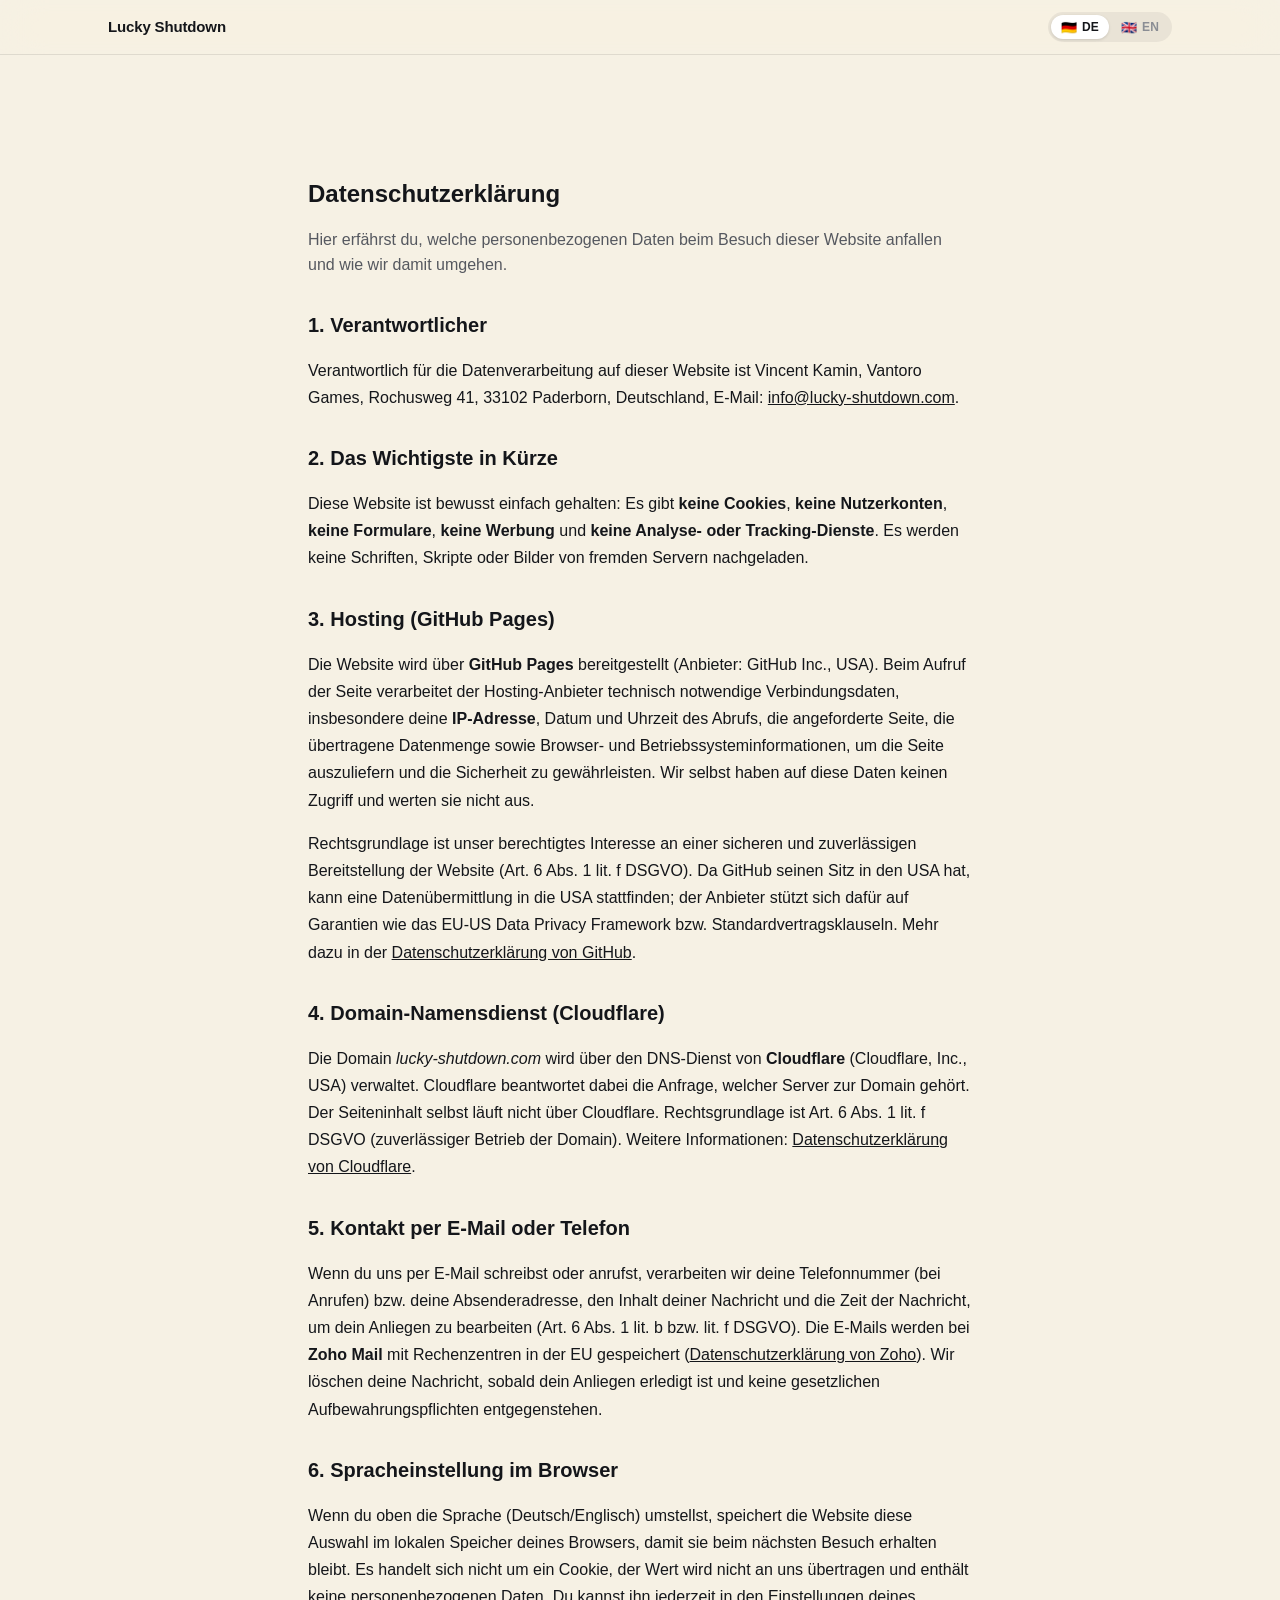
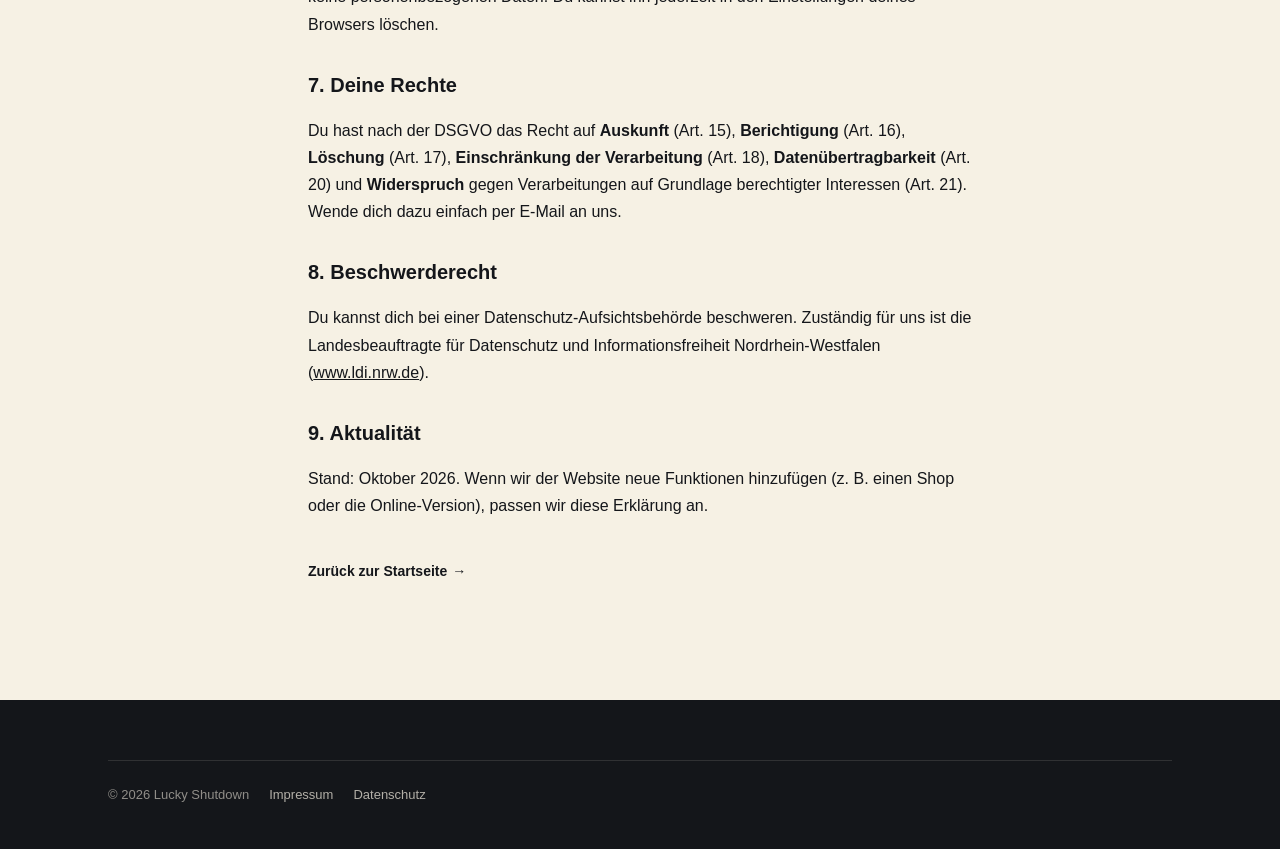
<file: datenschutz.html>
<!DOCTYPE html>
<html lang="de">
<head>
<meta charset="UTF-8">
<meta name="viewport" content="width=device-width, initial-scale=1.0">
<title>Datenschutz – Lucky Shutdown</title>
<meta name="robots" content="noindex">
<link rel="stylesheet" href="styles.css">
</head>
<body data-page="datenschutz">

<nav class="nav">
  <div class="wrap">
    <a class="nav-logo" href="./">Lucky Shutdown</a>
    <div class="nav-right">
      <div class="lang-switch" role="group" data-i18n-aria-label="lang.ariaLabel" aria-label="Sprache wählen">
        <button type="button" class="lang-btn is-active" data-lang="de" aria-pressed="true"><span class="lang-flag">🇩🇪</span><span class="lang-code">DE</span></button>
        <button type="button" class="lang-btn" data-lang="en" aria-pressed="false"><span class="lang-flag">🇬🇧</span><span class="lang-code">EN</span></button>
      </div>
    </div>
  </div>
</nav>

<section style="min-height:60vh">
  <div class="wrap-narrow">
    <h1 data-i18n="dsg.title" style="margin-bottom:8px">Datenschutzerklärung</h1>
    <p data-i18n="dsg.lede" style="color:var(--ink-soft);margin-bottom:24px">Hier erfährst du, welche personenbezogenen Daten beim Besuch dieser Website anfallen und wie wir damit umgehen.</p>
    <h2 data-i18n="dsg.h1" style="font-size:20px;margin:32px 0 8px">1. Verantwortlicher</h2>
    <p data-i18n="dsg.controller" style="line-height:1.7">Verantwortlich für die Datenverarbeitung auf dieser Website ist Vincent Kamin, Vantoro Games, Rochusweg 41, 33102 Paderborn, Deutschland, E-Mail: <a href="mailto:info@lucky-shutdown.com">info@lucky-shutdown.com</a>.</p>
    <h2 data-i18n="dsg.h2" style="font-size:20px;margin:32px 0 8px">2. Das Wichtigste in Kürze</h2>
    <p data-i18n="dsg.brief" style="line-height:1.7">Diese Website ist bewusst einfach gehalten: Es gibt <strong>keine Cookies</strong>, <strong>keine Nutzerkonten</strong>, <strong>keine Formulare</strong>, <strong>keine Werbung</strong> und <strong>keine Analyse- oder Tracking-Dienste</strong>. Es werden keine Schriften, Skripte oder Bilder von fremden Servern nachgeladen.</p>
    <h2 data-i18n="dsg.h3" style="font-size:20px;margin:32px 0 8px">3. Hosting (GitHub Pages)</h2>
    <p data-i18n="dsg.hosting1" style="line-height:1.7">Die Website wird über <strong>GitHub Pages</strong> bereitgestellt (Anbieter: GitHub Inc., USA). Beim Aufruf der Seite verarbeitet der Hosting-Anbieter technisch notwendige Verbindungsdaten, insbesondere deine <strong>IP-Adresse</strong>, Datum und Uhrzeit des Abrufs, die angeforderte Seite, die übertragene Datenmenge sowie Browser- und Betriebssysteminformationen, um die Seite auszuliefern und die Sicherheit zu gewährleisten. Wir selbst haben auf diese Daten keinen Zugriff und werten sie nicht aus.</p>
    <p data-i18n="dsg.hosting2" style="line-height:1.7">Rechtsgrundlage ist unser berechtigtes Interesse an einer sicheren und zuverlässigen Bereitstellung der Website (Art. 6 Abs. 1 lit. f DSGVO). Da GitHub seinen Sitz in den USA hat, kann eine Datenübermittlung in die USA stattfinden; der Anbieter stützt sich dafür auf Garantien wie das EU-US Data Privacy Framework bzw. Standardvertragsklauseln. Mehr dazu in der <a href="https://docs.github.com/en/site-policy/privacy-policies/github-general-privacy-statement" target="_blank" rel="noopener">Datenschutzerklärung von GitHub</a>.</p>
    <h2 data-i18n="dsg.h4" style="font-size:20px;margin:32px 0 8px">4. Domain-Namensdienst (Cloudflare)</h2>
    <p data-i18n="dsg.dns" style="line-height:1.7">Die Domain <em>lucky-shutdown.com</em> wird über den DNS-Dienst von <strong>Cloudflare</strong> (Cloudflare, Inc., USA) verwaltet. Cloudflare beantwortet dabei die Anfrage, welcher Server zur Domain gehört. Der Seiteninhalt selbst läuft nicht über Cloudflare. Rechtsgrundlage ist Art. 6 Abs. 1 lit. f DSGVO (zuverlässiger Betrieb der Domain). Weitere Informationen: <a href="https://www.cloudflare.com/privacypolicy/" target="_blank" rel="noopener">Datenschutzerklärung von Cloudflare</a>.</p>
    <h2 data-i18n="dsg.h5" style="font-size:20px;margin:32px 0 8px">5. Kontakt per E-Mail oder Telefon</h2>
    <p data-i18n="dsg.mail" style="line-height:1.7">Wenn du uns per E-Mail schreibst oder anrufst, verarbeiten wir deine Telefonnummer (bei Anrufen) bzw. deine Absenderadresse, den Inhalt deiner Nachricht und die Zeit der Nachricht, um dein Anliegen zu bearbeiten (Art. 6 Abs. 1 lit. b bzw. lit. f DSGVO). Die E-Mails werden bei <strong>Zoho Mail</strong> mit Rechenzentren in der EU gespeichert (<a href="https://www.zoho.com/privacy.html" target="_blank" rel="noopener">Datenschutzerklärung von Zoho</a>). Wir löschen deine Nachricht, sobald dein Anliegen erledigt ist und keine gesetzlichen Aufbewahrungspflichten entgegenstehen.</p>
    <h2 data-i18n="dsg.h6" style="font-size:20px;margin:32px 0 8px">6. Spracheinstellung im Browser</h2>
    <p data-i18n="dsg.lang" style="line-height:1.7">Wenn du oben die Sprache (Deutsch/Englisch) umstellst, speichert die Website diese Auswahl im lokalen Speicher deines Browsers, damit sie beim nächsten Besuch erhalten bleibt. Es handelt sich nicht um ein Cookie, der Wert wird nicht an uns übertragen und enthält keine personenbezogenen Daten. Du kannst ihn jederzeit in den Einstellungen deines Browsers löschen.</p>
    <h2 data-i18n="dsg.h7" style="font-size:20px;margin:32px 0 8px">7. Deine Rechte</h2>
    <p data-i18n="dsg.rights" style="line-height:1.7">Du hast nach der DSGVO das Recht auf <strong>Auskunft</strong> (Art. 15), <strong>Berichtigung</strong> (Art. 16), <strong>Löschung</strong> (Art. 17), <strong>Einschränkung der Verarbeitung</strong> (Art. 18), <strong>Datenübertragbarkeit</strong> (Art. 20) und <strong>Widerspruch</strong> gegen Verarbeitungen auf Grundlage berechtigter Interessen (Art. 21). Wende dich dazu einfach per E-Mail an uns.</p>
    <h2 data-i18n="dsg.h8" style="font-size:20px;margin:32px 0 8px">8. Beschwerderecht</h2>
    <p data-i18n="dsg.complaint" style="line-height:1.7">Du kannst dich bei einer Datenschutz-Aufsichtsbehörde beschweren. Zuständig für uns ist die Landesbeauftragte für Datenschutz und Informationsfreiheit Nordrhein-Westfalen (<a href="https://www.ldi.nrw.de" target="_blank" rel="noopener">www.ldi.nrw.de</a>).</p>
    <h2 data-i18n="dsg.h9" style="font-size:20px;margin:32px 0 8px">9. Aktualität</h2>
    <p data-i18n="dsg.updated" style="line-height:1.7">Stand: Oktober 2026. Wenn wir der Website neue Funktionen hinzufügen (z. B. einen Shop oder die Online-Version), passen wir diese Erklärung an.</p>
    <p style="margin-top:40px"><a class="link-arrow" href="./" data-i18n="imp.back">Zurück zur Startseite</a></p>
  </div>
</section>

<footer class="site-footer">
  <div class="wrap">
    <div class="footer-bottom">
      <span>&copy; 2026 Lucky Shutdown</span>
      <a href="impressum.html" data-i18n="footer.imprint">Impressum</a>
      <a href="datenschutz.html" data-i18n="footer.privacy">Datenschutz</a>
    </div>
  </div>
</footer>

<script src="i18n.js" defer></script>
<script src="main.js" defer></script>
</body>
</html>
</file>
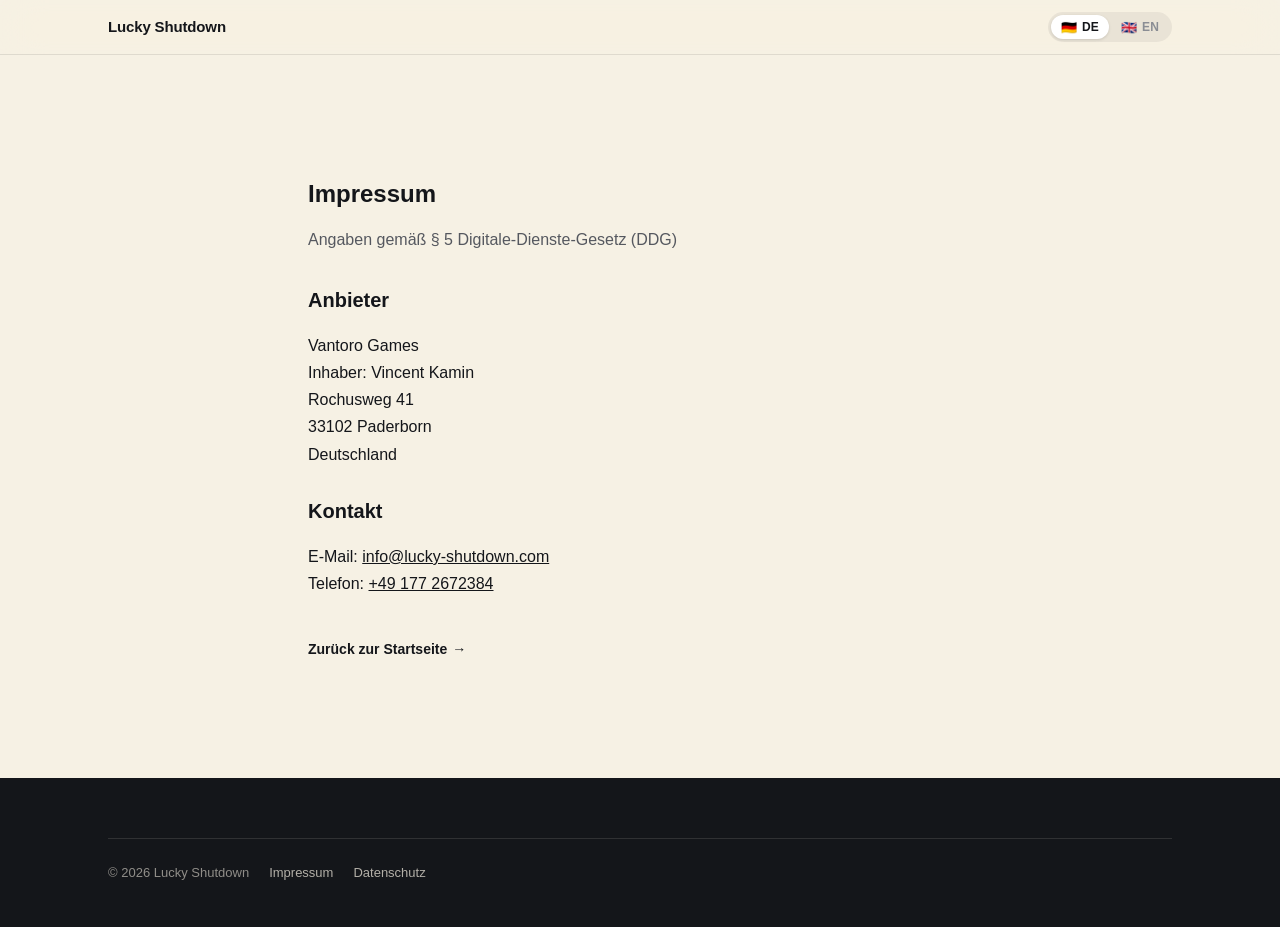
<file: impressum.html>
<!DOCTYPE html>
<html lang="de">
<head>
<meta charset="UTF-8">
<meta name="viewport" content="width=device-width, initial-scale=1.0">
<title>Impressum – Lucky Shutdown</title>
<meta name="robots" content="noindex">
<link rel="stylesheet" href="styles.css">
</head>
<body data-page="impressum">

<nav class="nav">
  <div class="wrap">
    <a class="nav-logo" href="./">Lucky Shutdown</a>
    <div class="nav-right">
      <div class="lang-switch" role="group" data-i18n-aria-label="lang.ariaLabel" aria-label="Sprache wählen">
        <button type="button" class="lang-btn is-active" data-lang="de" aria-pressed="true"><span class="lang-flag">🇩🇪</span><span class="lang-code">DE</span></button>
        <button type="button" class="lang-btn" data-lang="en" aria-pressed="false"><span class="lang-flag">🇬🇧</span><span class="lang-code">EN</span></button>
      </div>
    </div>
  </div>
</nav>

<section style="min-height:60vh">
  <div class="wrap-narrow">
    <h1 data-i18n="imp.title" style="margin-bottom:8px">Impressum</h1>
    <p data-i18n="imp.lede" style="color:var(--ink-soft);margin-bottom:32px">Angaben gemäß § 5 Digitale-Dienste-Gesetz (DDG)</p>

    <h2 data-i18n="imp.provider" style="font-size:20px;margin-bottom:8px">Anbieter</h2>
    <p style="line-height:1.7">
      Vantoro Games<br>
      <span data-i18n="imp.owner">Inhaber: Vincent Kamin</span><br>
      Rochusweg 41<br>
      33102 Paderborn<br>
      <span data-i18n="imp.country">Deutschland</span>
    </p>

    <h2 data-i18n="imp.contact" style="font-size:20px;margin:28px 0 8px">Kontakt</h2>
    <p style="line-height:1.7">
      <span data-i18n="imp.email">E-Mail:</span> <a href="mailto:info@lucky-shutdown.com">info@lucky-shutdown.com</a><br>
      <span data-i18n="imp.phone">Telefon:</span> <a href="tel:+491772672384">+49 177 2672384</a>
    </p>

    <p style="margin-top:40px"><a class="link-arrow" href="./" data-i18n="imp.back">Zurück zur Startseite</a></p>
  </div>
</section>

<footer class="site-footer">
  <div class="wrap">
    <div class="footer-bottom">
      <span>&copy; 2026 Lucky Shutdown</span>
      <a href="impressum.html" data-i18n="footer.imprint">Impressum</a>
      <a href="datenschutz.html" data-i18n="footer.privacy">Datenschutz</a>
    </div>
  </div>
</footer>

<script src="i18n.js" defer></script>
<script src="main.js" defer></script>
</body>
</html>
</file>
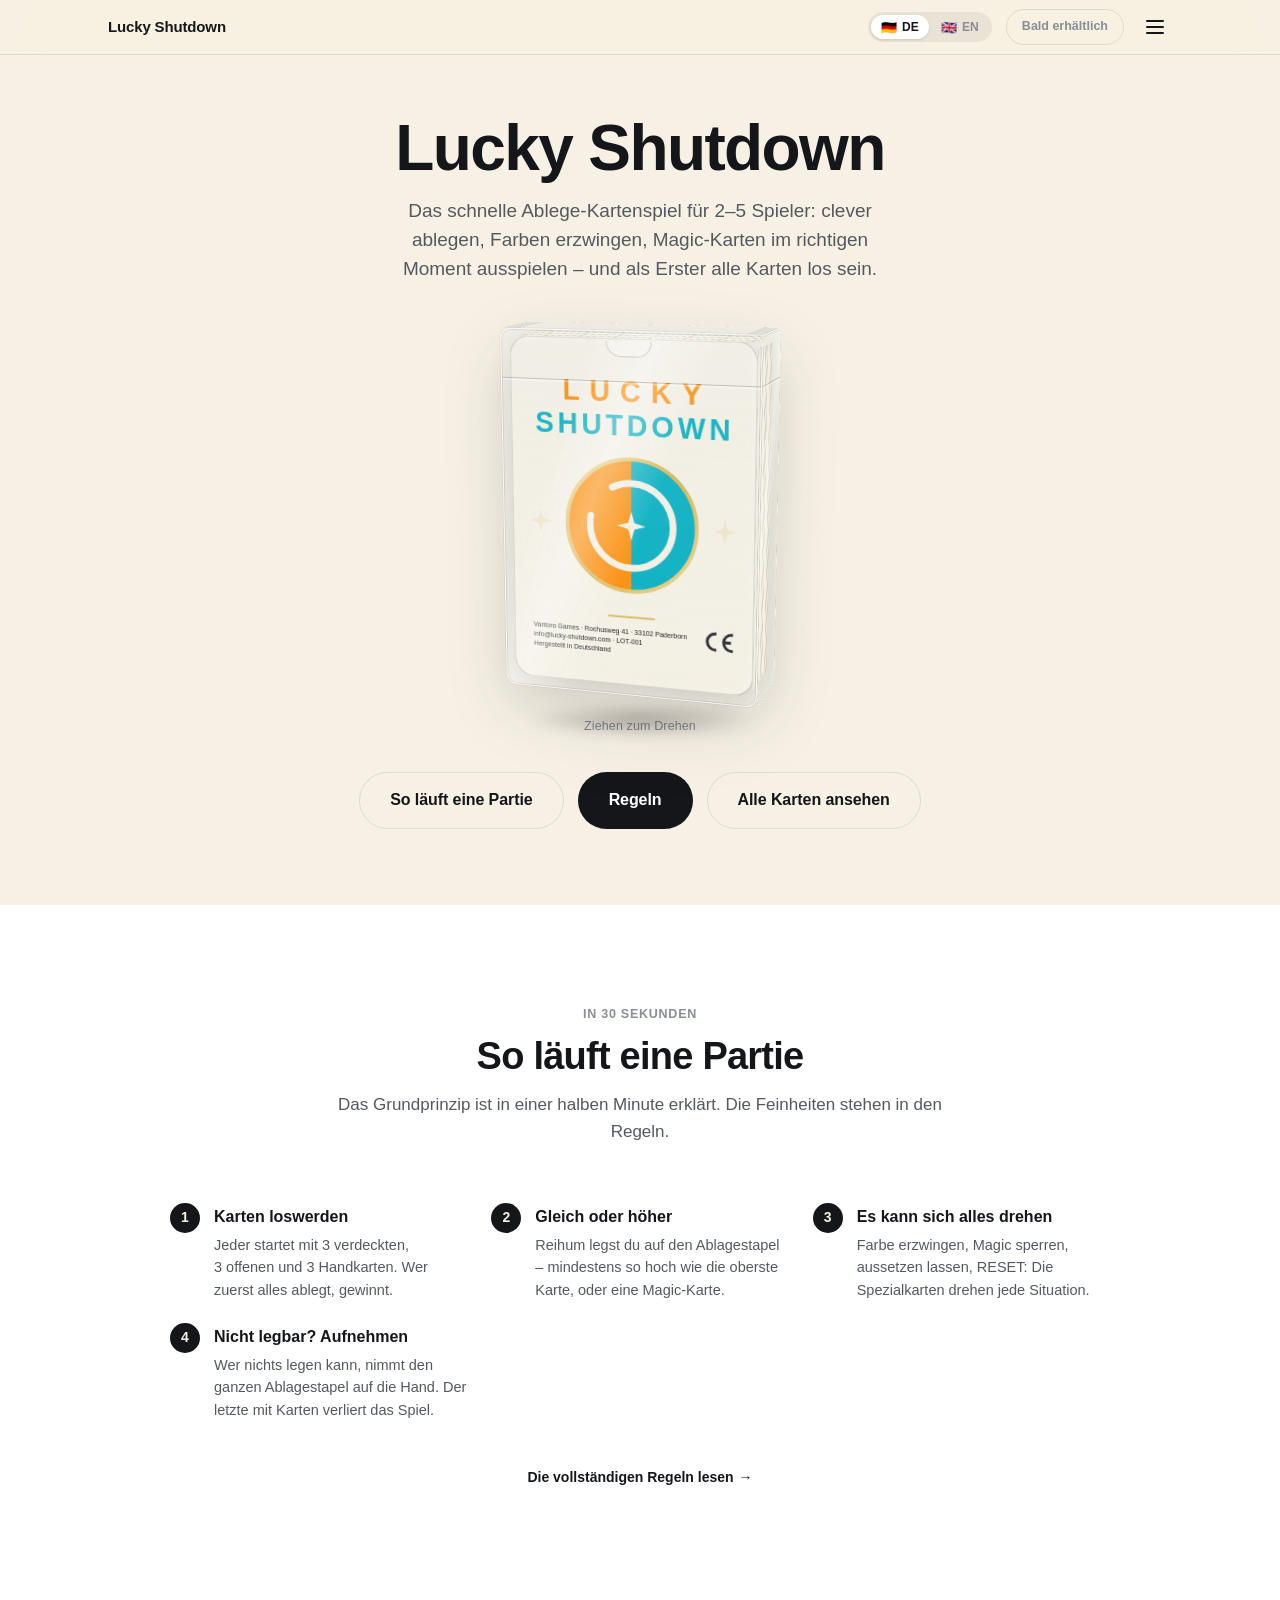
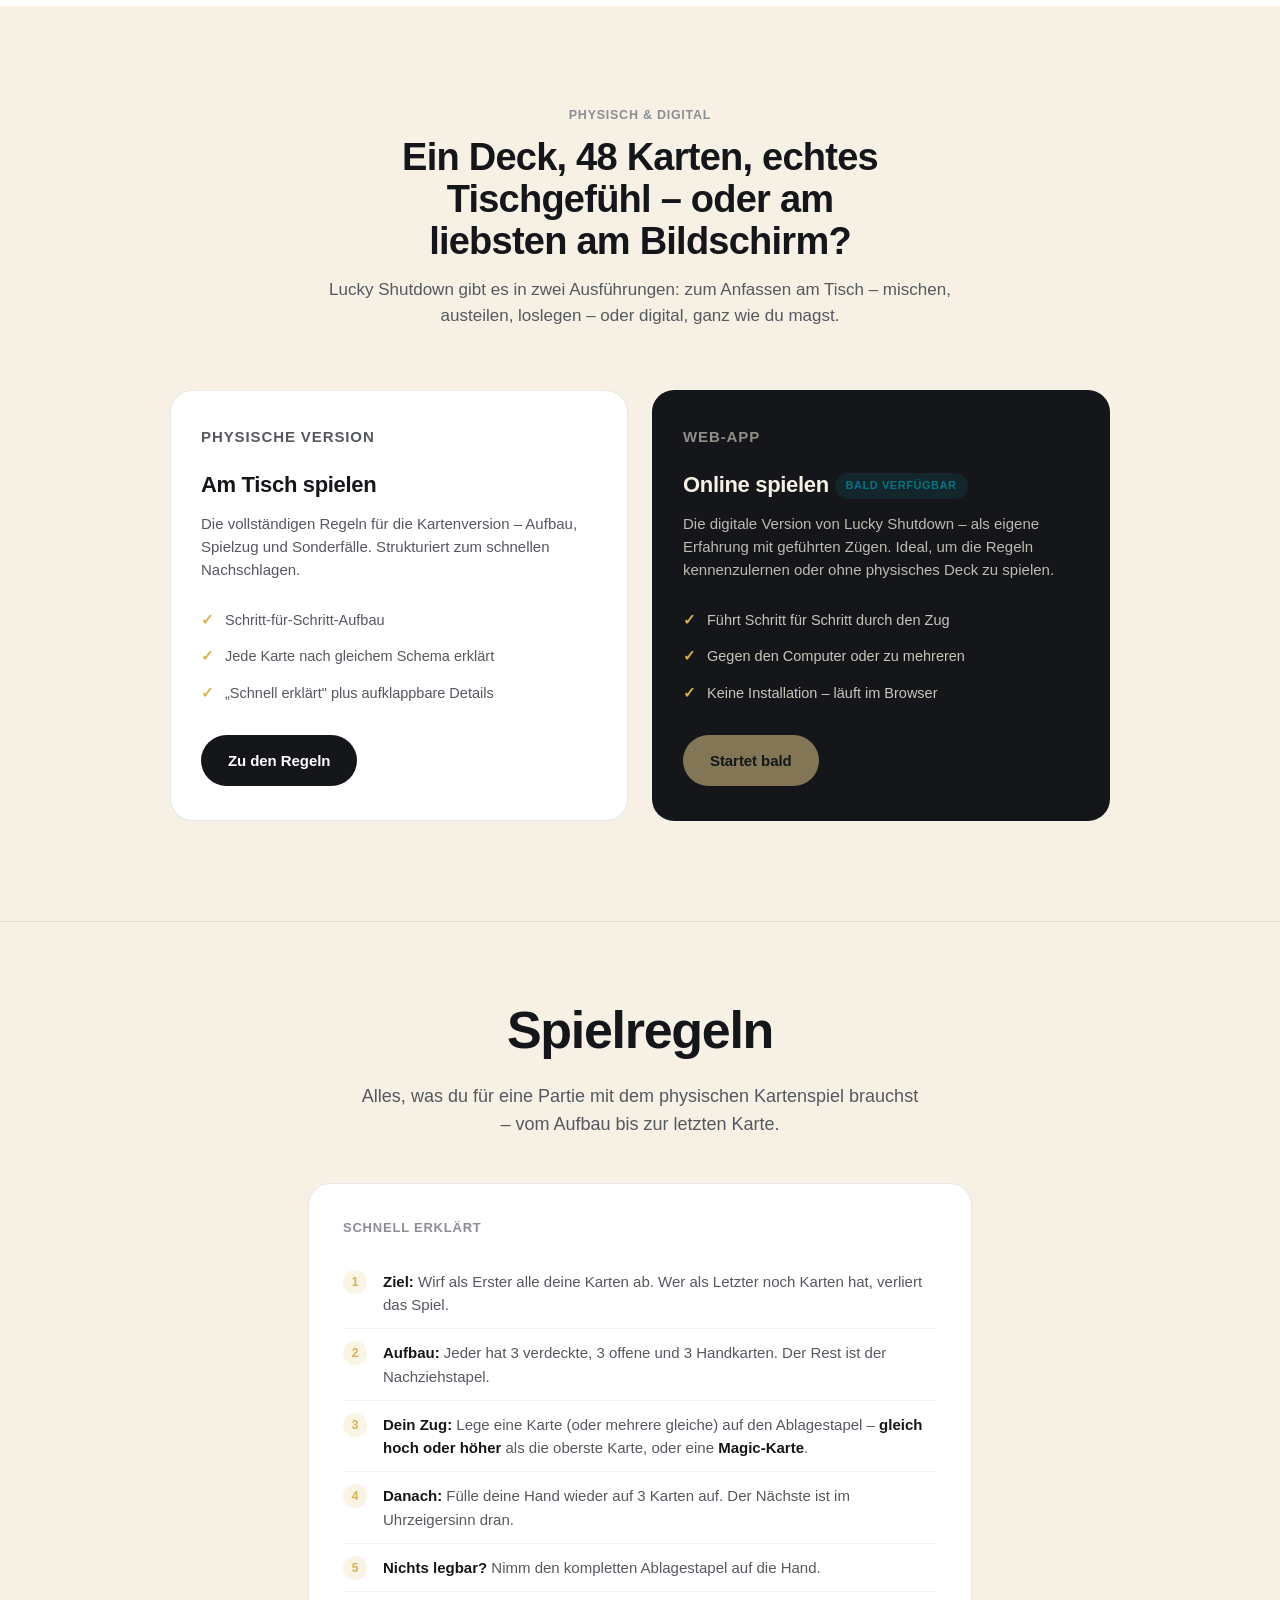
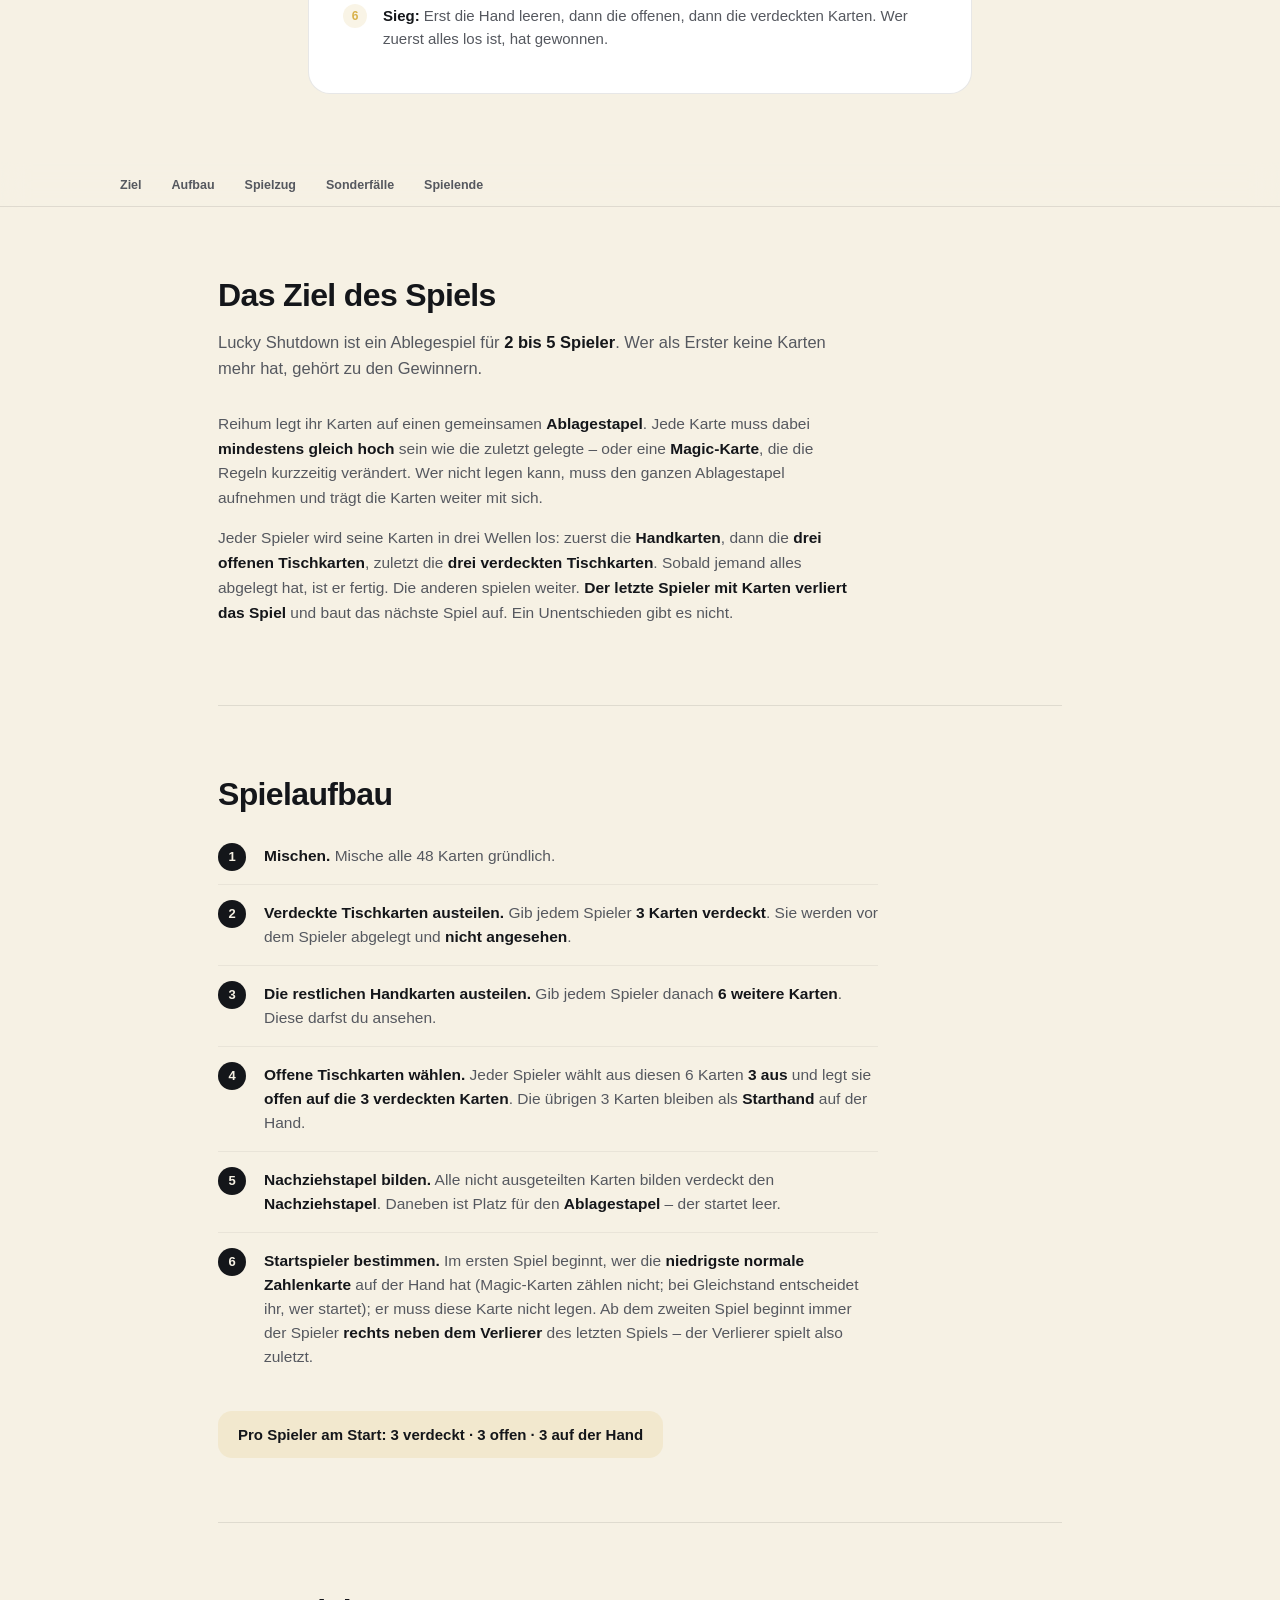
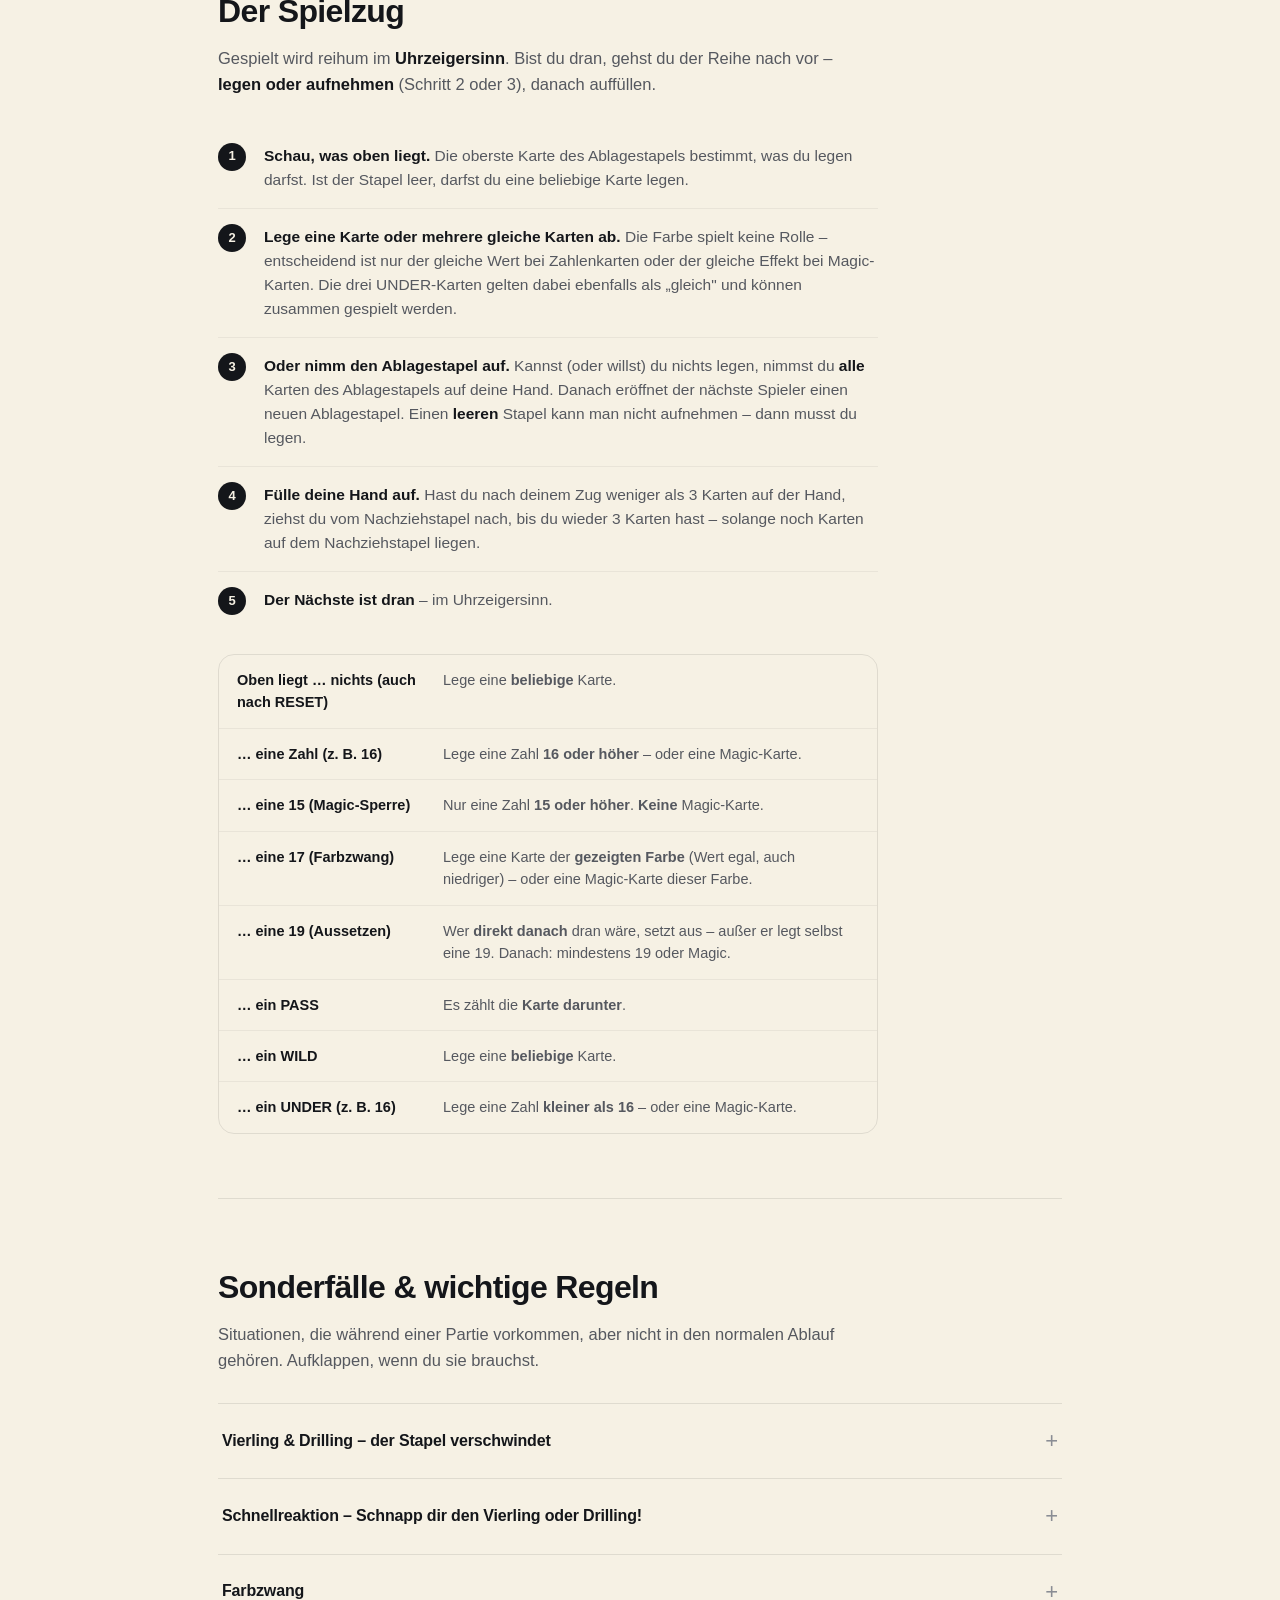
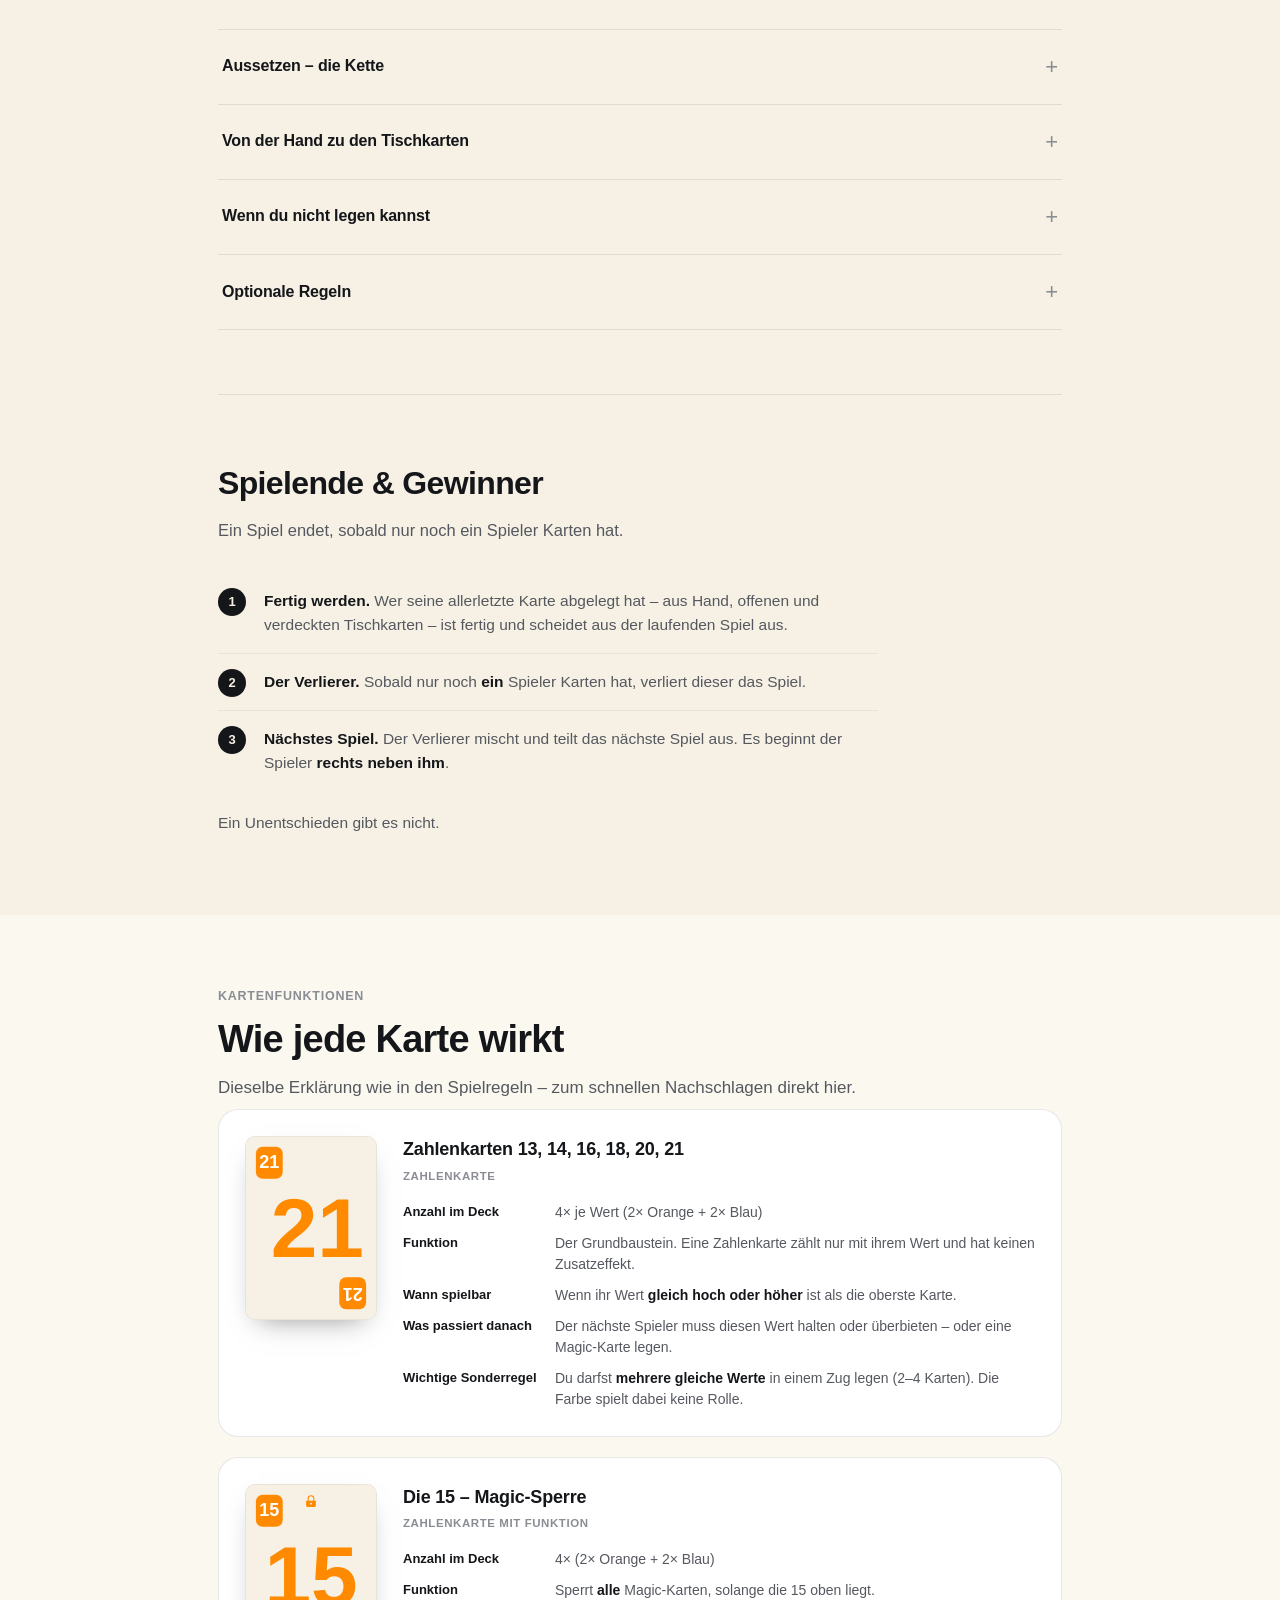
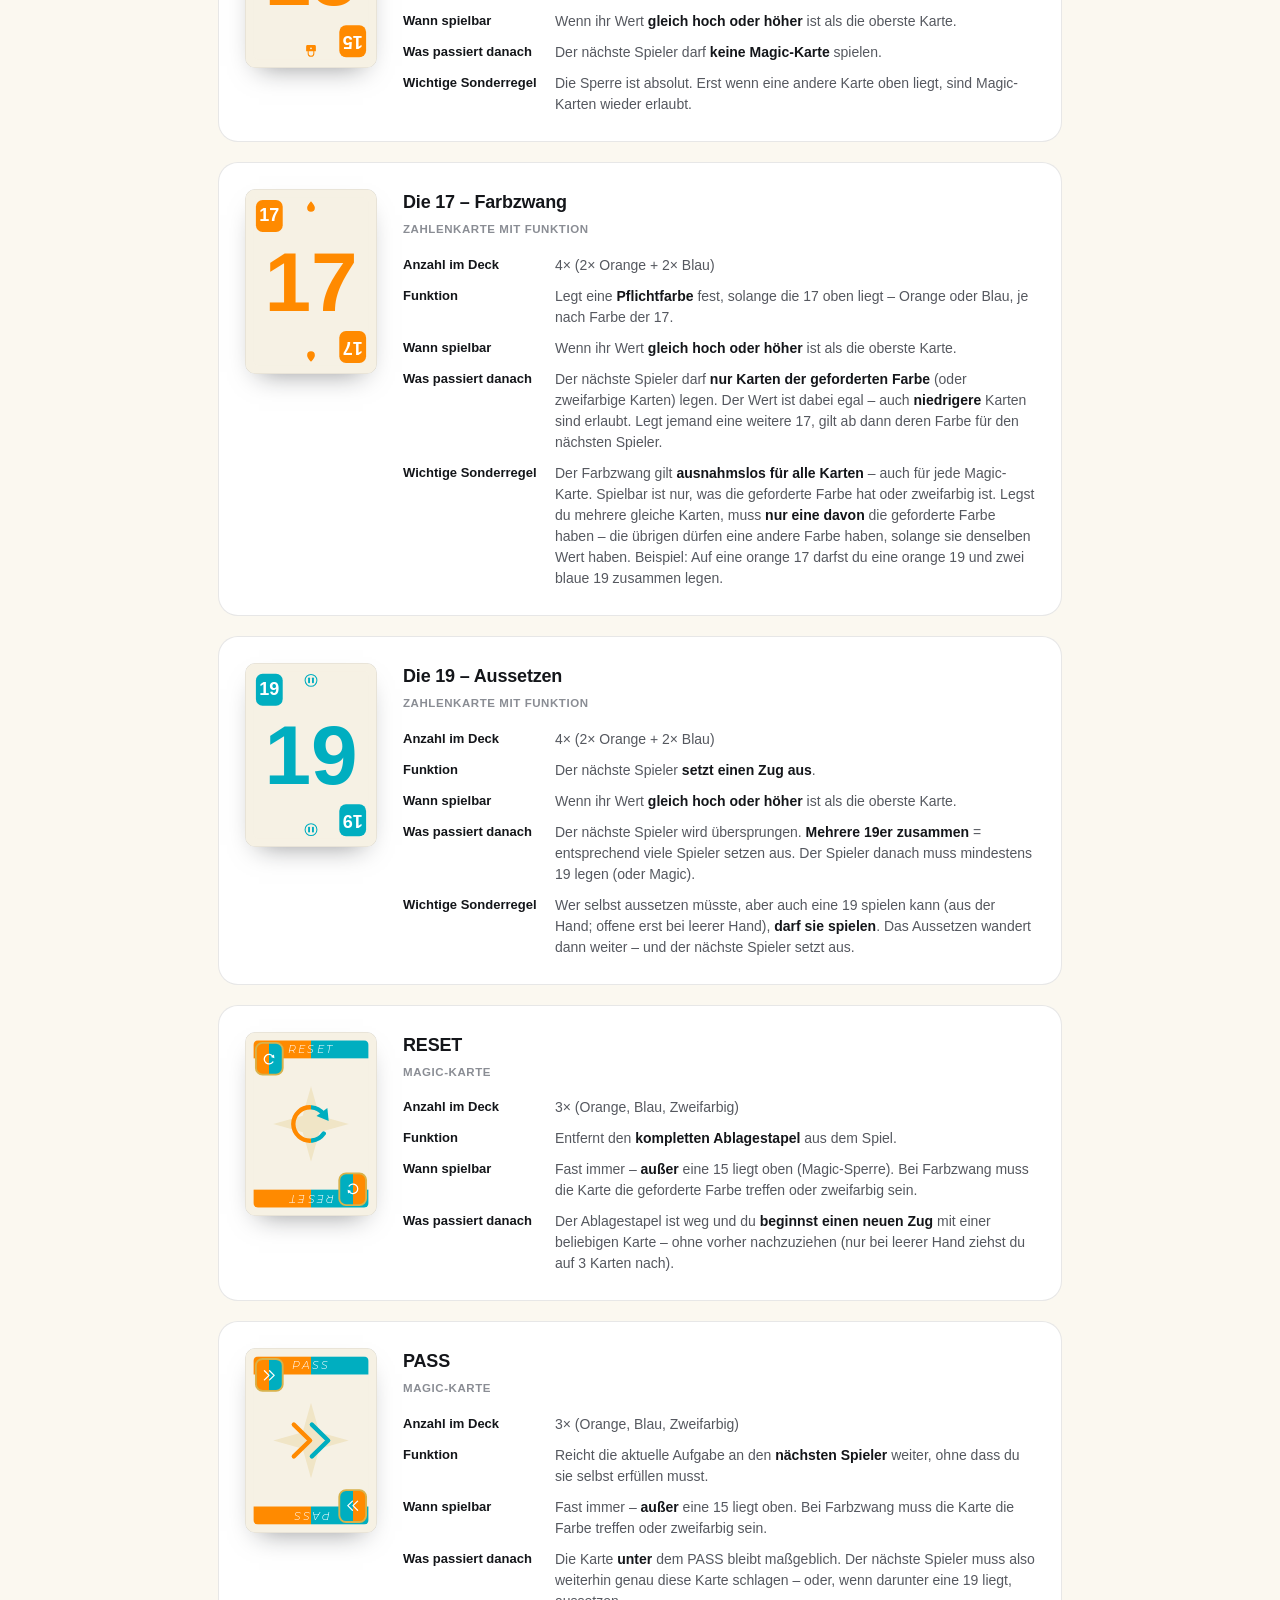
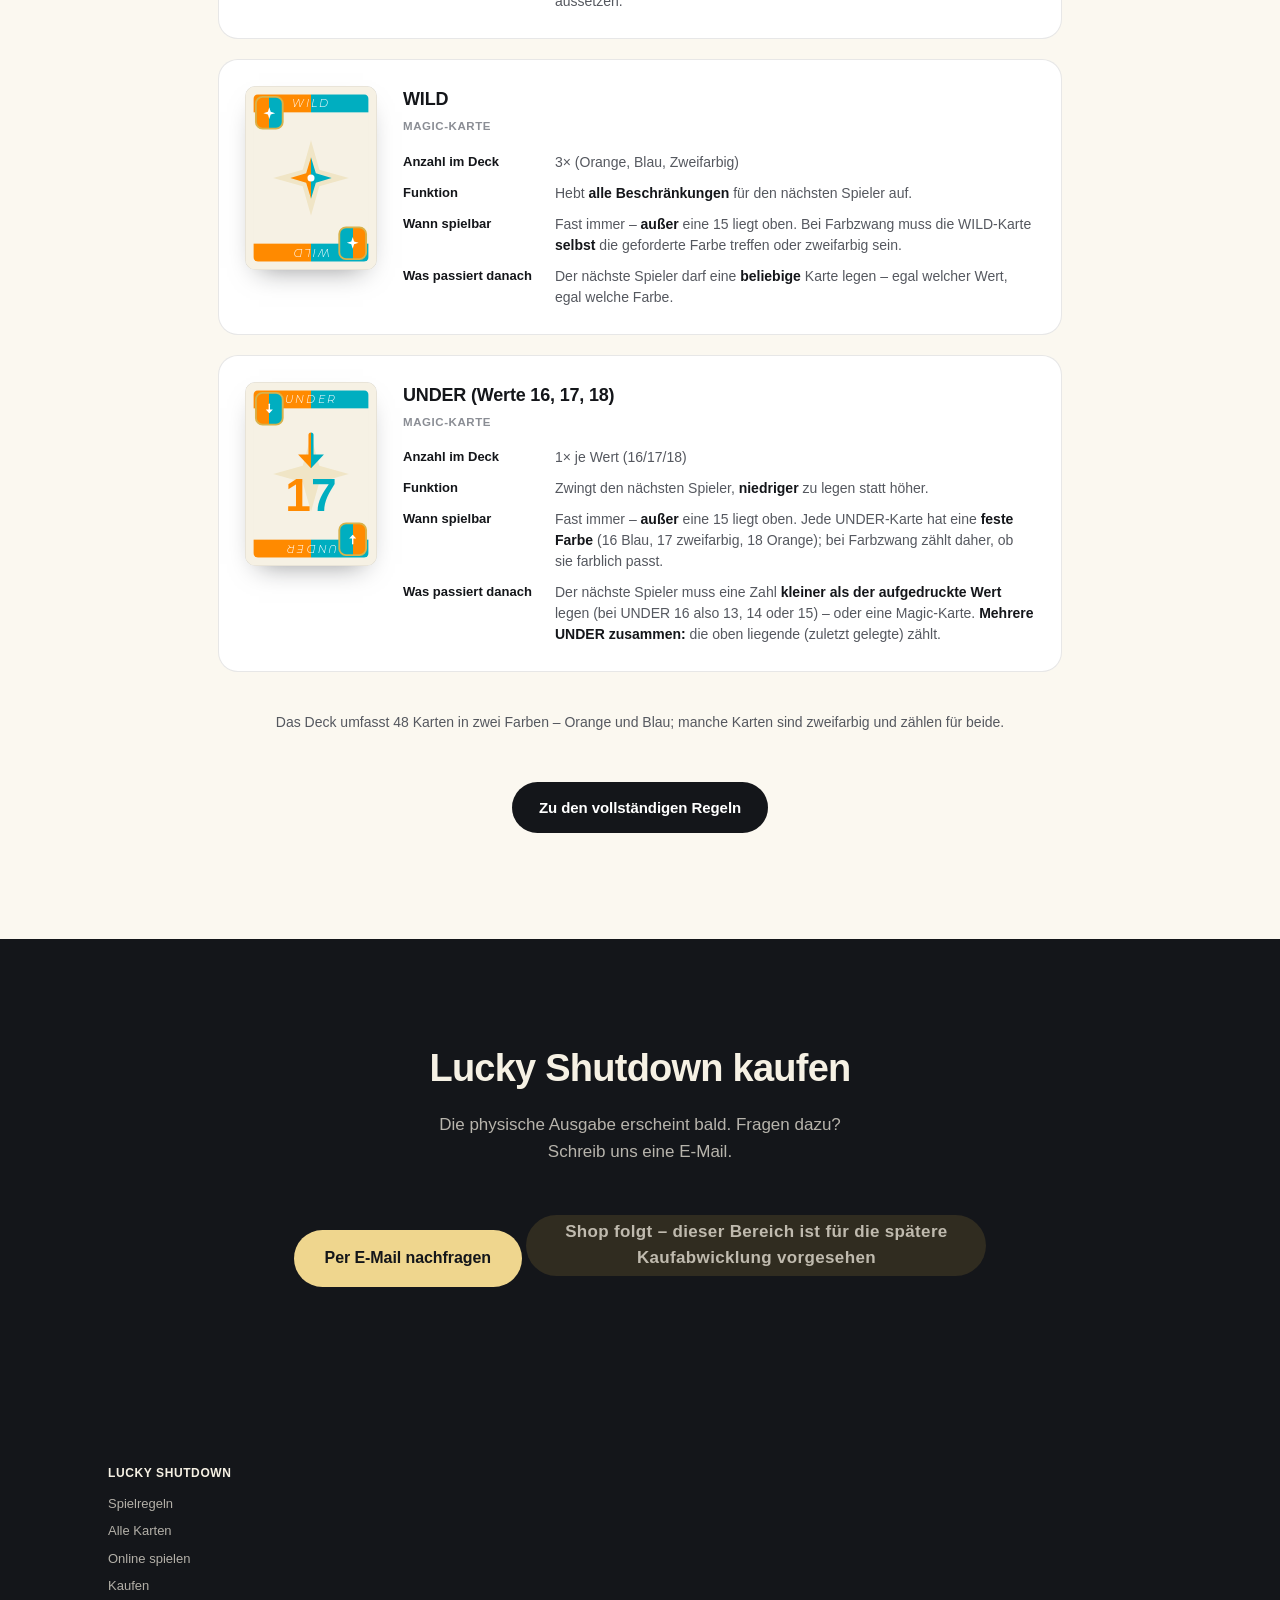
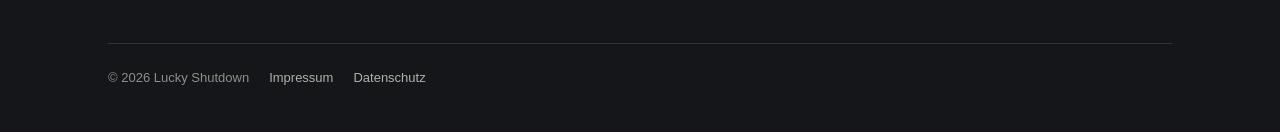
<file: karten.html>
<!DOCTYPE html>
<html lang="de">
<head>
<meta charset="UTF-8">
<meta name="viewport" content="width=device-width, initial-scale=1.0">
<title>Lucky Shutdown</title>
<meta name="robots" content="noindex">
<link rel="canonical" href="https://lucky-shutdown.com/">
<script>location.replace('./' + (location.hash || '#karten'));</script>
<noscript><meta http-equiv="refresh" content="0; url=./#karten"></noscript>
</head>
<body>
<p><a href="./#karten">Weiter zu Lucky Shutdown</a></p>
</body>
</html>
</file>
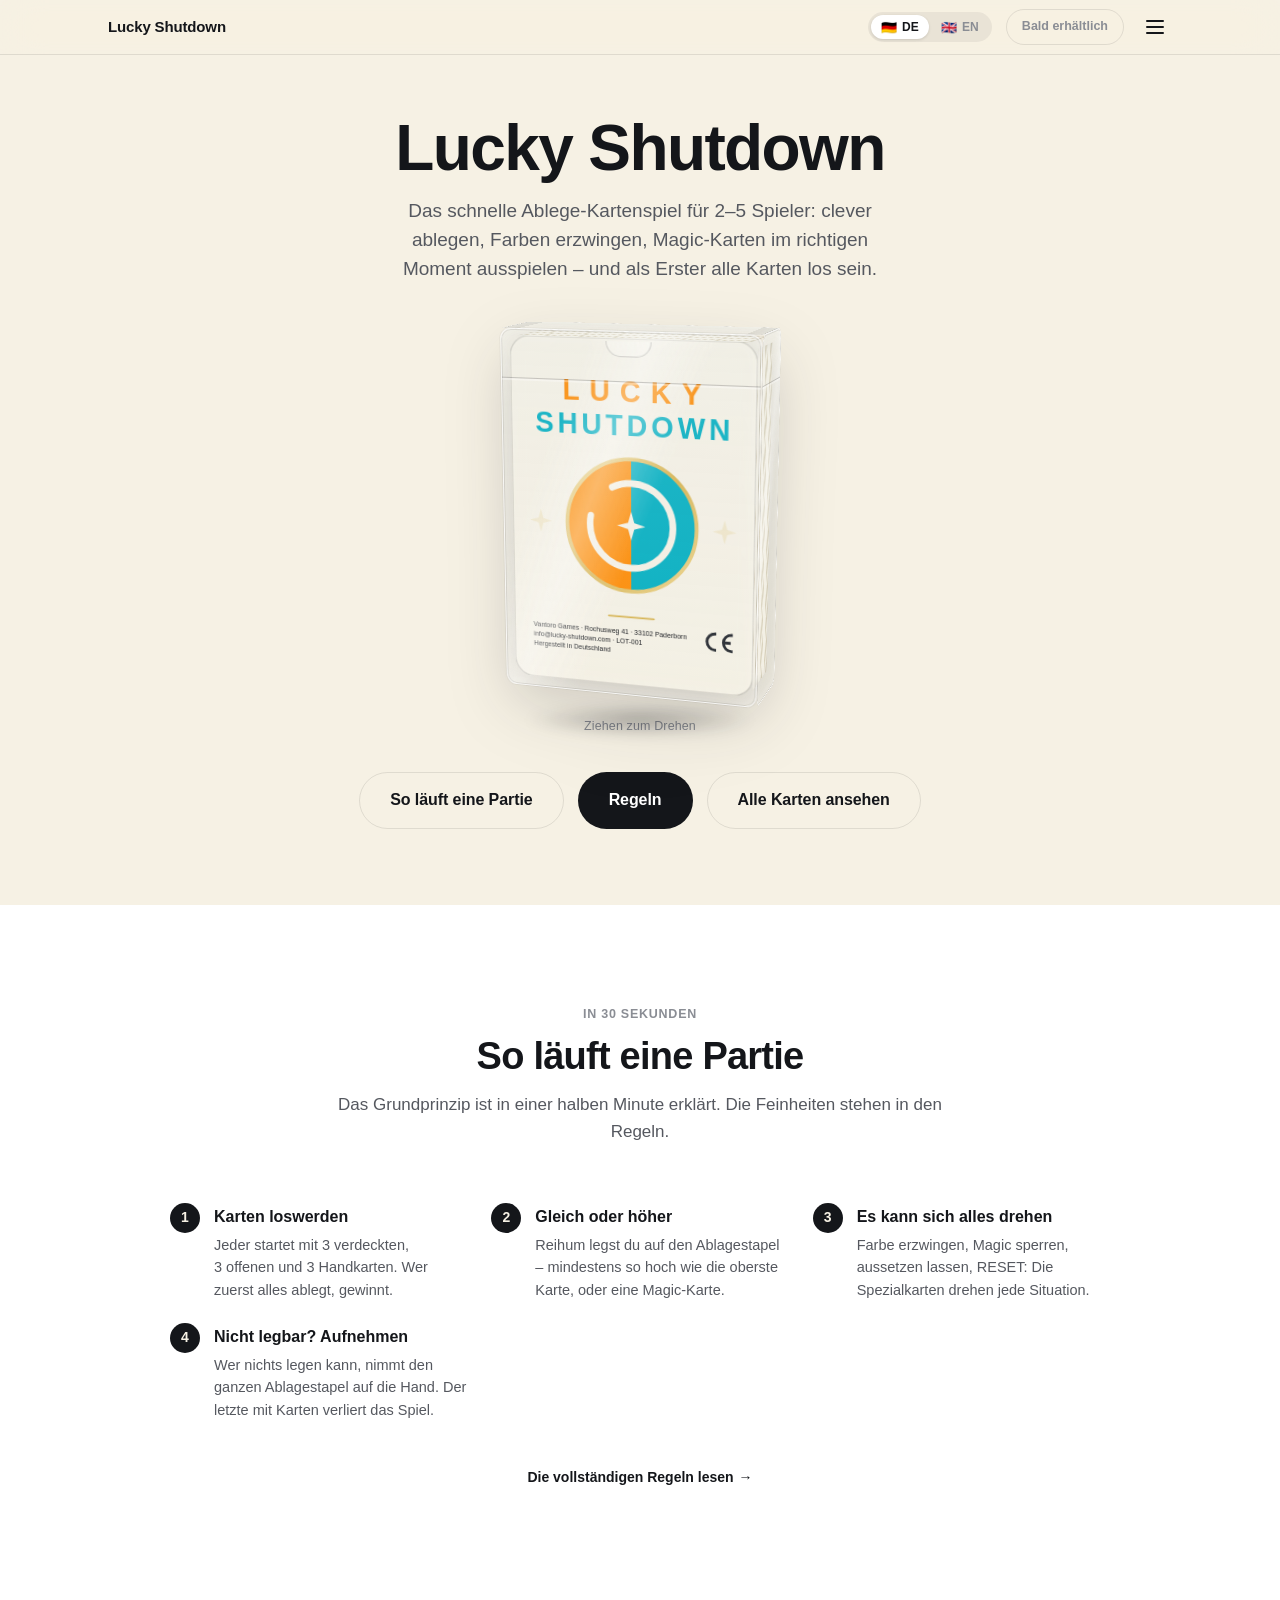
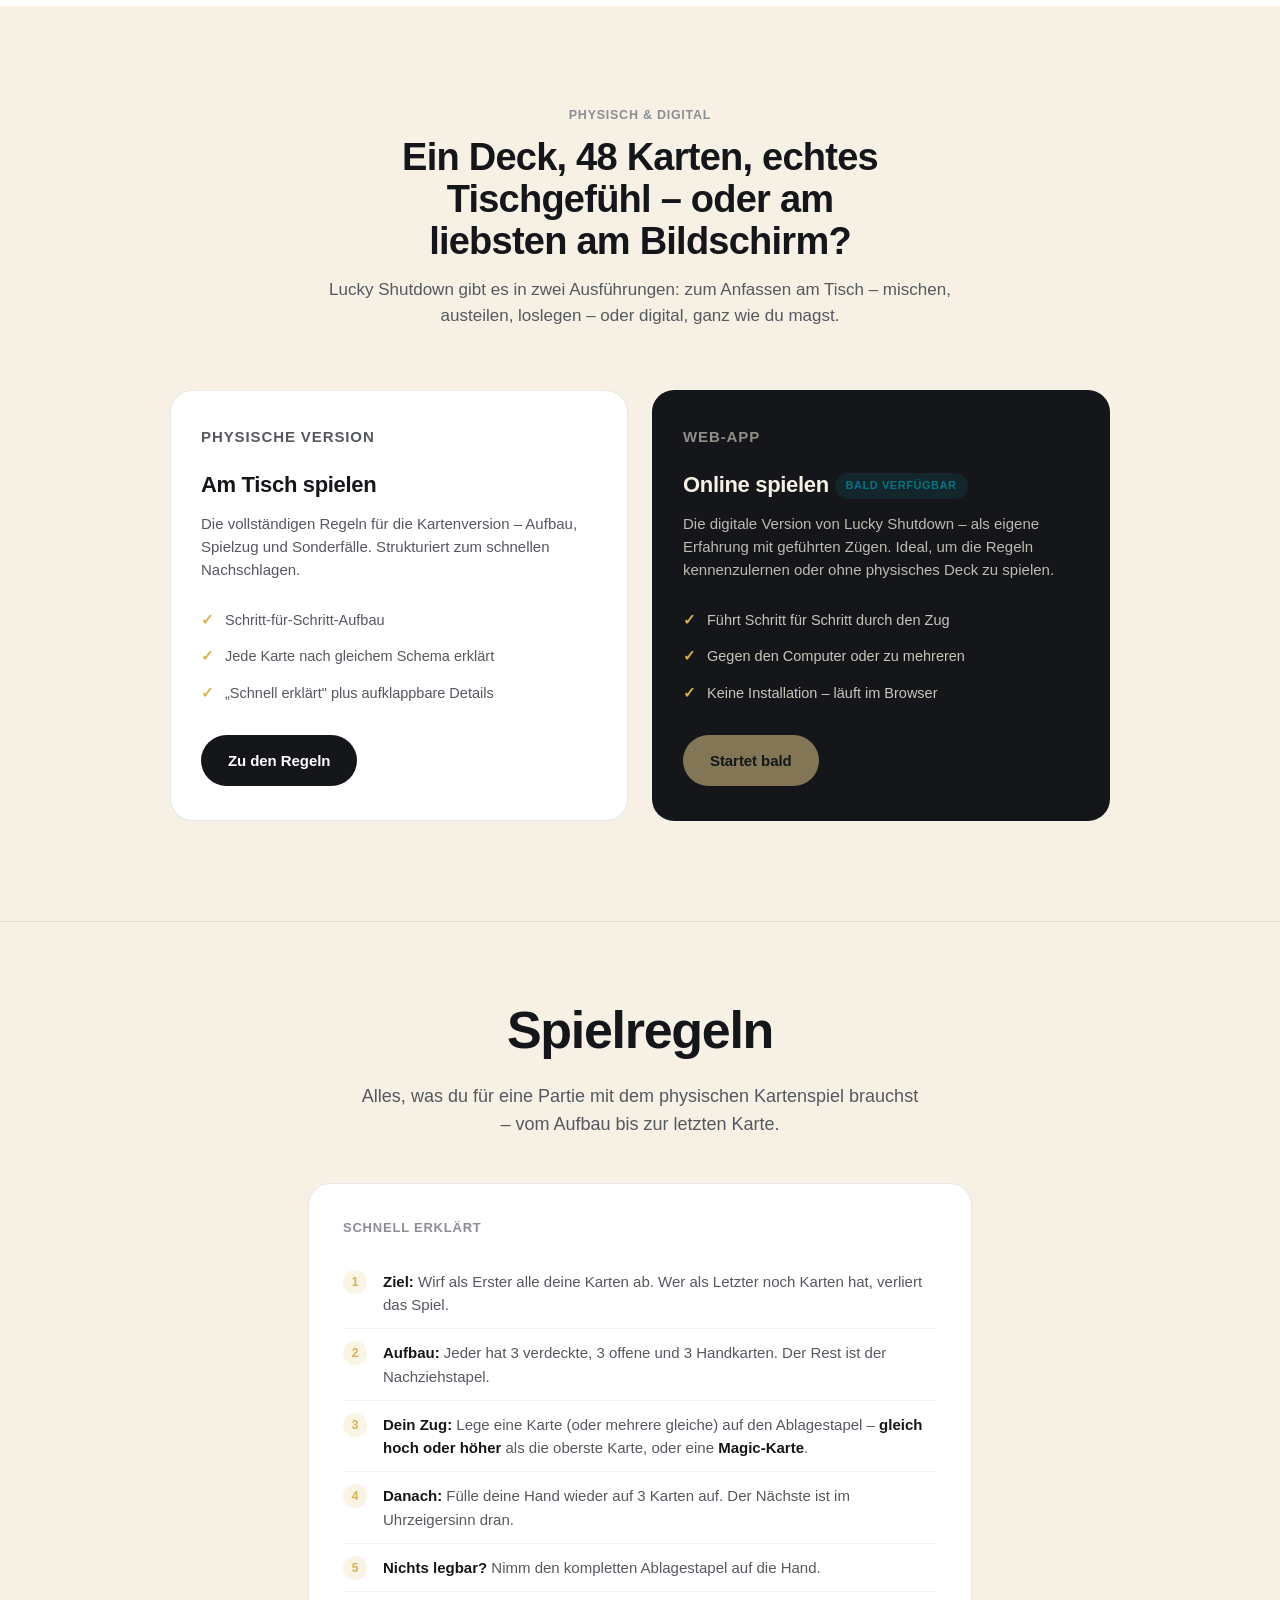
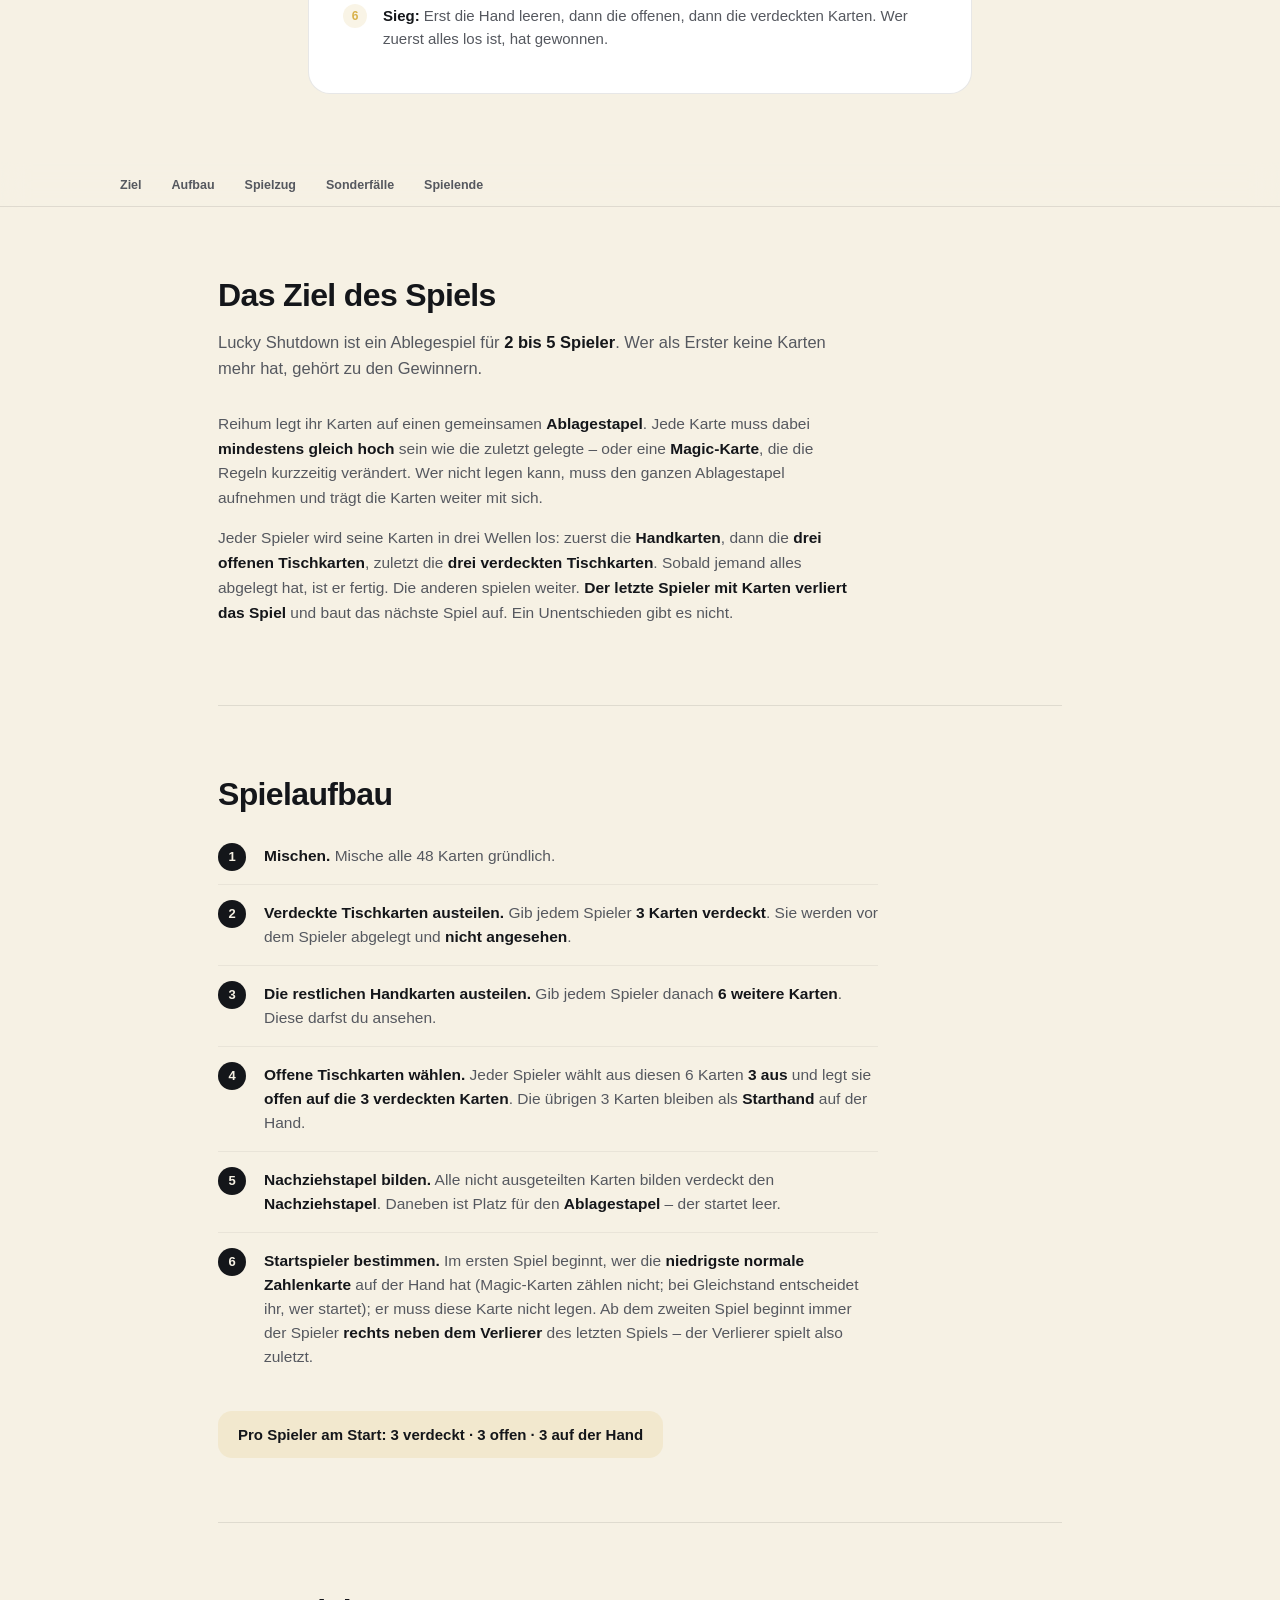
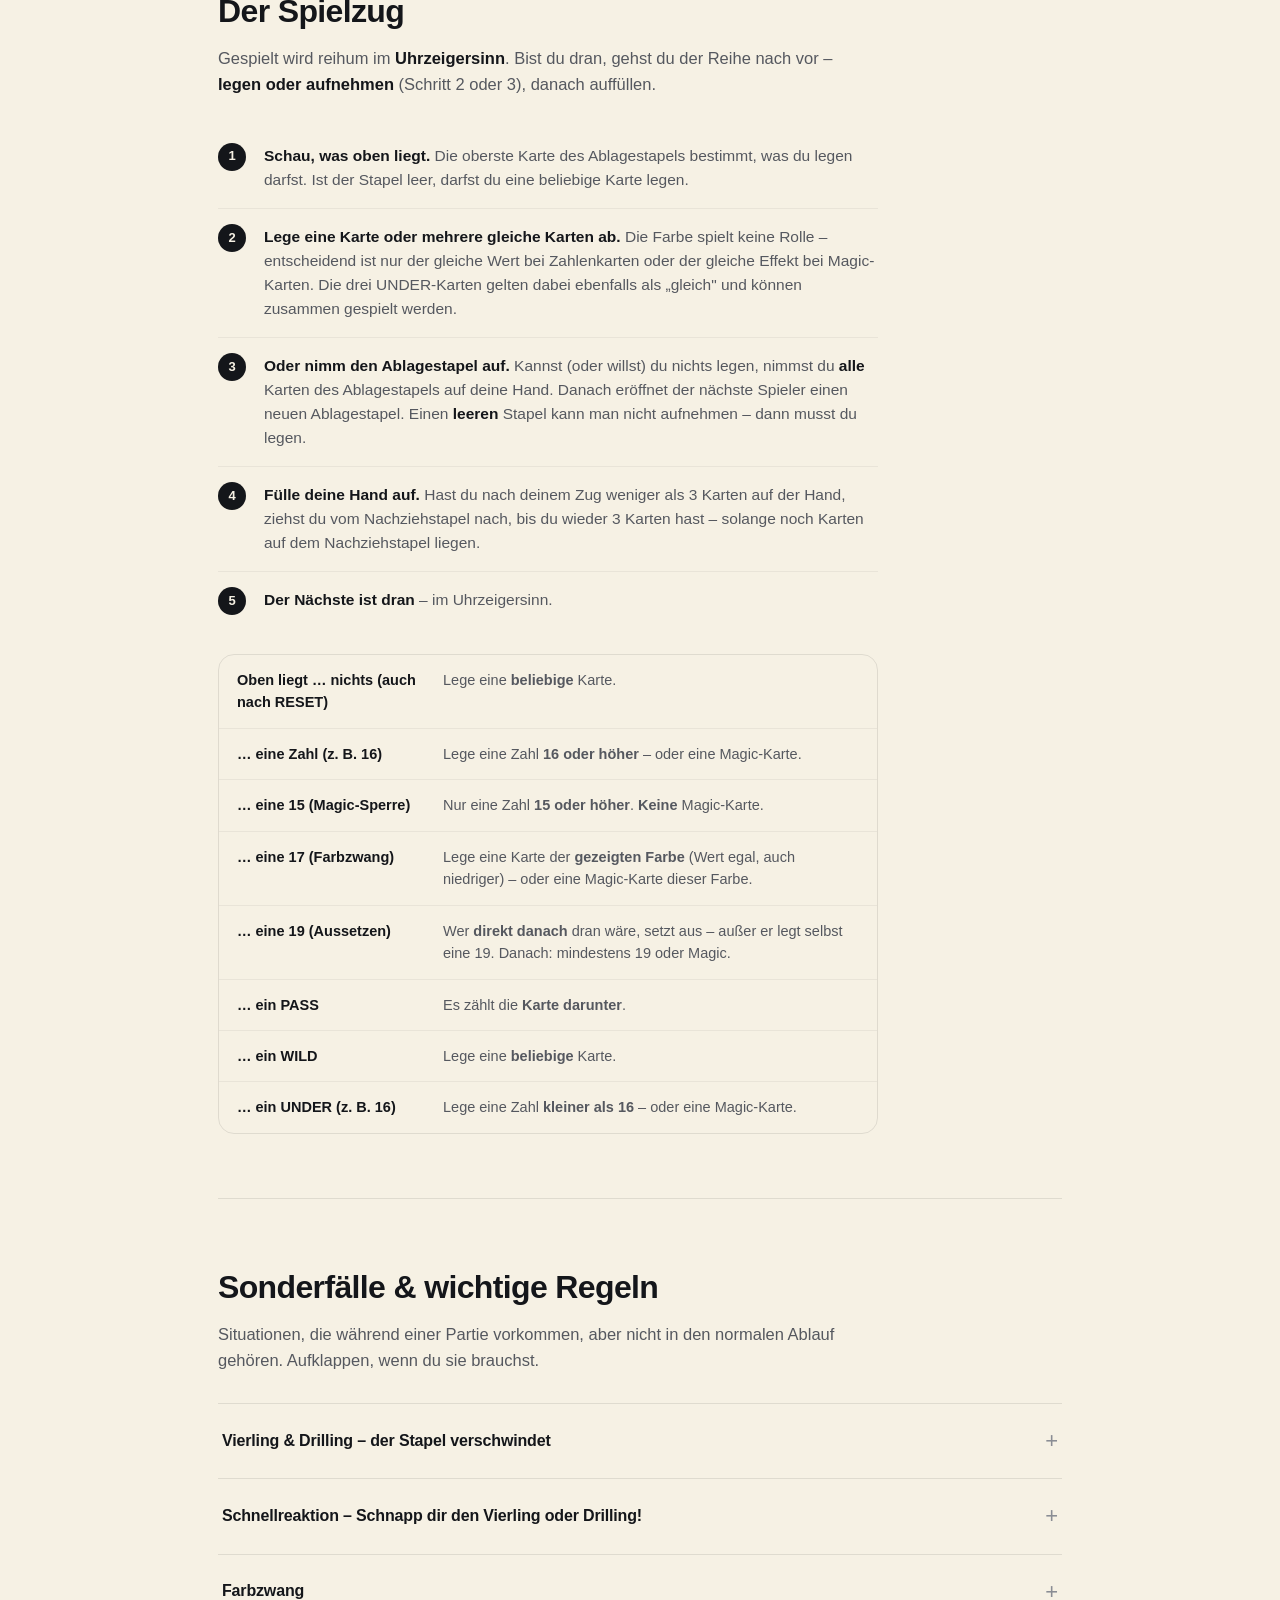
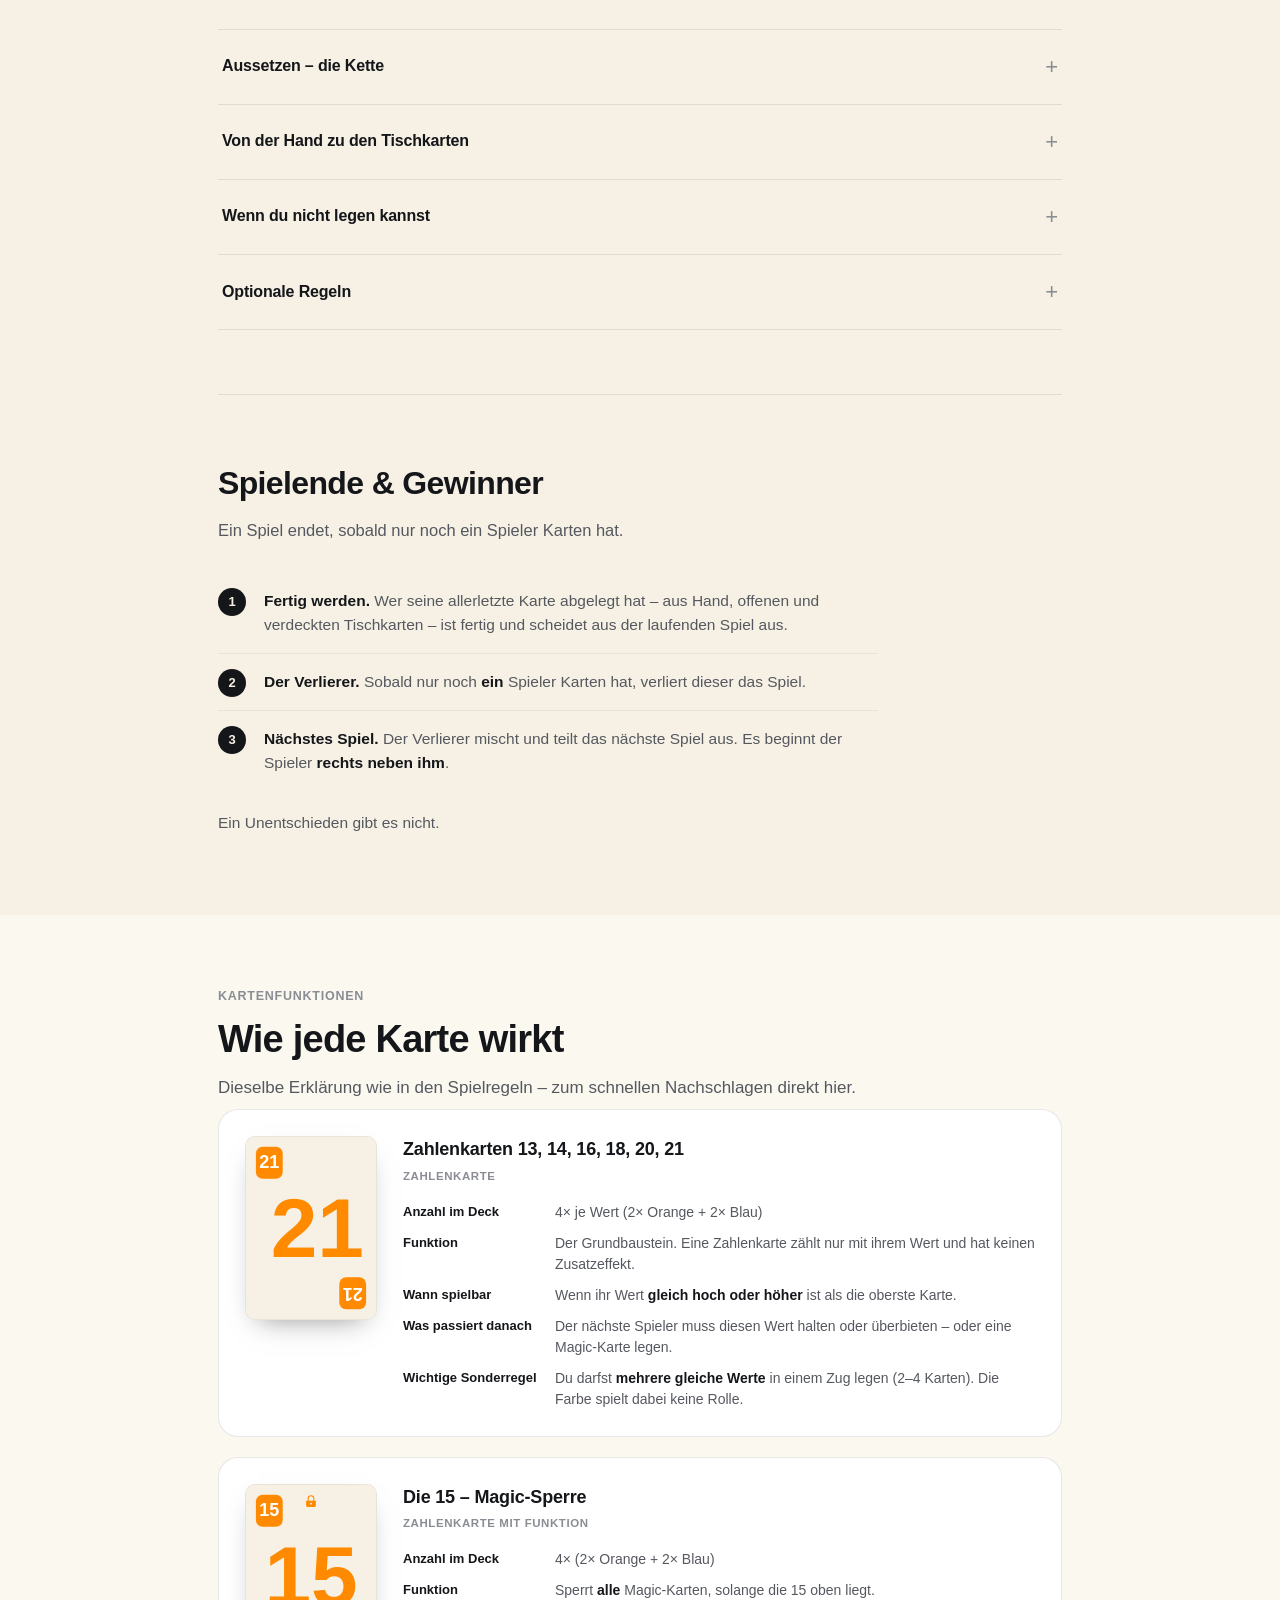
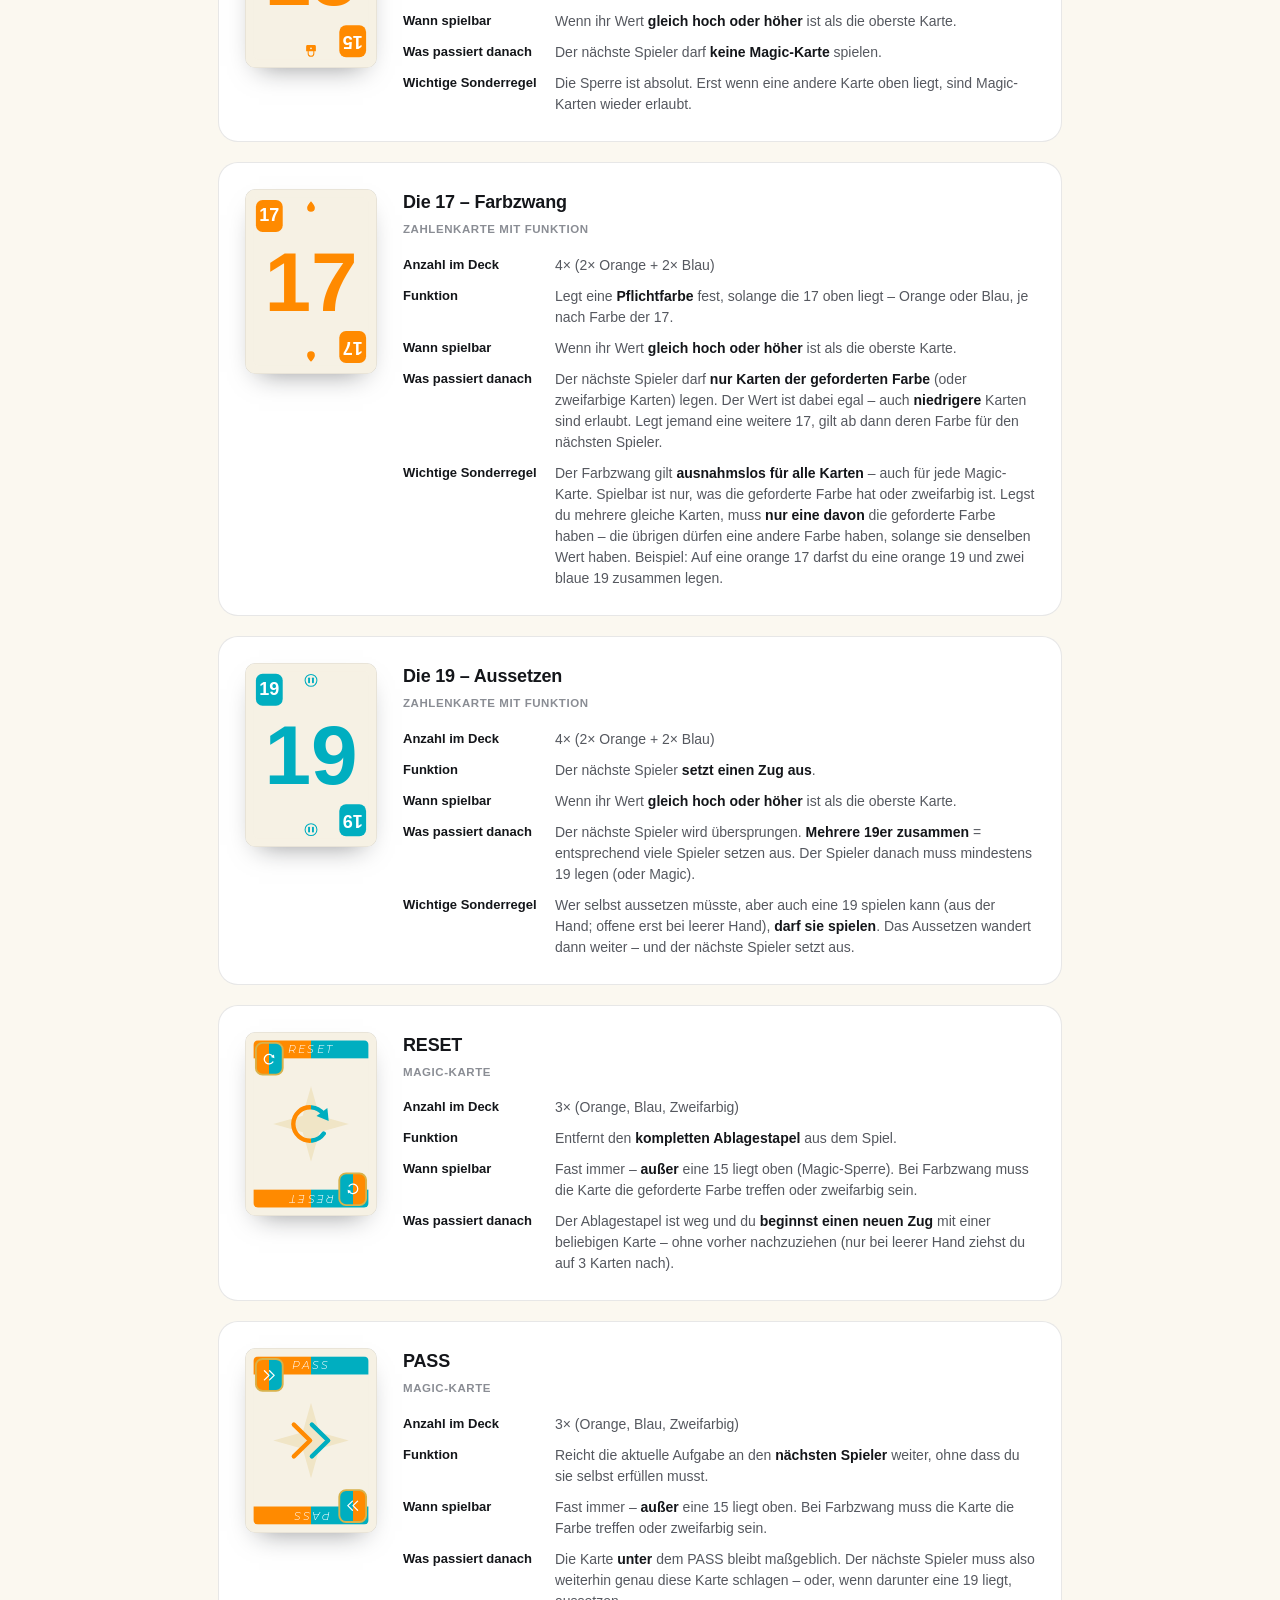
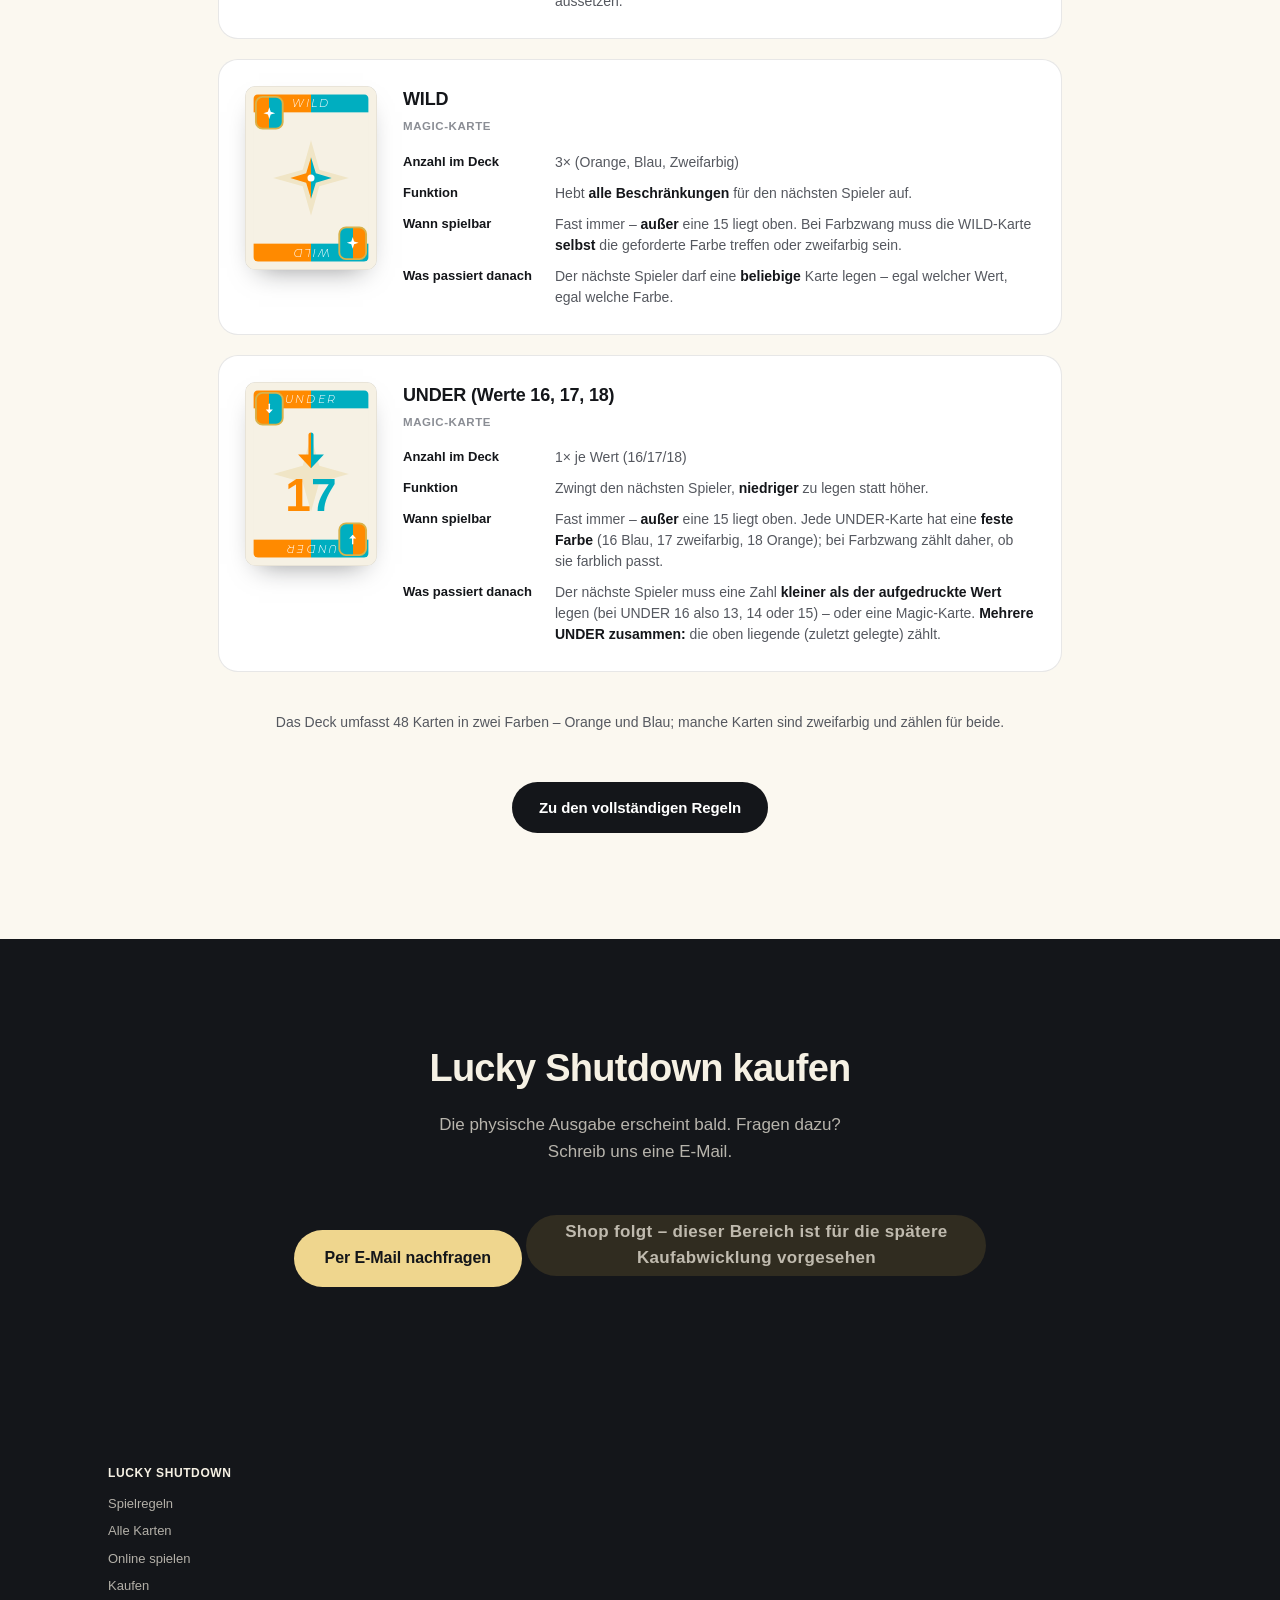
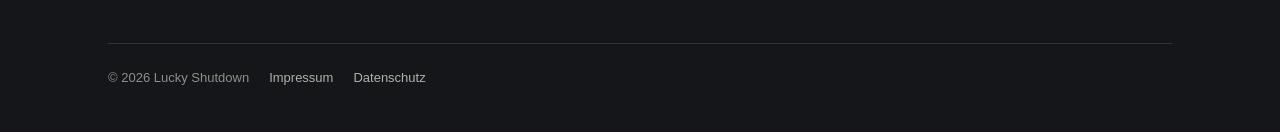
<file: regeln.html>
<!DOCTYPE html>
<html lang="de">
<head>
<meta charset="UTF-8">
<meta name="viewport" content="width=device-width, initial-scale=1.0">
<title>Lucky Shutdown</title>
<meta name="robots" content="noindex">
<link rel="canonical" href="https://lucky-shutdown.com/">
<script>location.replace('./' + (location.hash || '#regeln'));</script>
<noscript><meta http-equiv="refresh" content="0; url=./#regeln"></noscript>
</head>
<body>
<p><a href="./#regeln">Weiter zu Lucky Shutdown</a></p>
</body>
</html>
</file>
<file: styles.css>
/* Lucky Shutdown - Website
   ---------------------------------------------------------------------------
   Farb-Tokens 1:1 aus renderer/tokens.py / web/styles/tokens.css.
   Typografie/Layout im "Apple-Charakter": Systemschrift, viel Weißraum,
   ruhige Sektionsrhythmik, Haarlinien statt Kästen, dezente Bewegung.
   Die Website hat mehrere Seiten (index / regeln / karten), die sich
   diese eine Stylesheet-Datei teilen. */

:root {
  --amber: #FF8A00;
  --amber-deep: #C6600A;
  --amber-glow: #FFB25C;
  --cyan: #00AEC0;
  --cyan-deep: #007585;
  --cyan-glow: #5CE4F2;
  --ink: #14161A;
  --ink-soft: #55585F;
  --ink-mute: #8A8D94;
  --cream: #F6F1E4;
  --cream-2: #FBF8F0;          /* leicht hellerer Cream für abgesetzte Flächen */
  --cream-shadow: #E7DFC9;
  --white: #FFFFFF;
  --gold: #D8B24C;
  --gold-bright: #EFD68E;
  --line: rgba(20, 22, 26, 0.10);
  --line-soft: rgba(20, 22, 26, 0.06);

  --amber-wash: rgba(255, 138, 0, 0.10);
  --cyan-wash: rgba(0, 174, 192, 0.10);
  --gold-wash: rgba(216, 178, 76, 0.14);

  --font: -apple-system, BlinkMacSystemFont, 'SF Pro Display', 'SF Pro Text',
          'Helvetica Neue', Arial, sans-serif;

  --maxw: 1120px;
  --ease: cubic-bezier(0.22, 1, 0.36, 1);
}

* { box-sizing: border-box; }
html { scroll-behavior: smooth; scroll-padding-top: 72px; }

body {
  margin: 0;
  background: var(--cream);
  color: var(--ink);
  font-family: var(--font);
  line-height: 1.55;
  -webkit-font-smoothing: antialiased;
  text-rendering: optimizeLegibility;
  /* Sicherheitsnetz gegen horizontales Scrollen der ganzen Seite. */
  overflow-x: hidden;
}

img, svg { max-width: 100%; display: block; }
a { color: inherit; }

.wrap { max-width: var(--maxw); margin: 0 auto; padding: 0 28px; }
.wrap-mid { max-width: 900px; margin: 0 auto; padding: 0 28px; }
.wrap-narrow { max-width: 720px; margin: 0 auto; padding: 0 28px; }

@media (prefers-reduced-motion: reduce) {
  * { animation-duration: 0.001ms !important; transition-duration: 0.001ms !important; scroll-behavior: auto; }
}

.sr-only {
  position: absolute; width: 1px; height: 1px; padding: 0; margin: -1px;
  overflow: hidden; clip: rect(0, 0, 0, 0); white-space: nowrap; border: 0;
}

/* =========================================================================
   Navigation (geteilt über alle Seiten)
   ========================================================================= */
.nav {
  position: sticky;
  top: 0;
  z-index: 40;
  background: rgba(246, 241, 228, 0.75);
  backdrop-filter: saturate(180%) blur(20px);
  -webkit-backdrop-filter: saturate(180%) blur(20px);
  border-bottom: 1px solid var(--line);
}
.nav .wrap {
  display: flex;
  align-items: center;
  justify-content: space-between;
  gap: 16px;
  height: 54px;
}
.nav-logo {
  font-weight: 650;
  font-size: 15px;
  letter-spacing: -0.01em;
  color: var(--ink);
  white-space: nowrap;
  text-decoration: none;
}
.nav-right { display: flex; align-items: center; gap: 14px; min-width: 0; flex-shrink: 0; }
.nav-buy {
  flex-shrink: 0;
  font-size: 12.5px;
  font-weight: 600;
  padding: 7px 15px;
  border-radius: 980px;
  background: var(--ink);
  color: var(--cream);
  text-decoration: none;
  white-space: nowrap;
  transition: opacity 0.15s ease;
}
.nav-buy:hover { opacity: 0.85; }
.nav-buy.is-soon { background: transparent; color: var(--ink-mute); border: 1px solid var(--line); cursor: default; }

/* Menü-Knopf (Hamburger) - ersetzt die frueher direkt sichtbare Link-Reihe.
   Die klappt darunter auf (.nav-menu), auf Desktop wie Handy gleich, damit
   man immer alle drei Punkte auf einen Blick hat statt eine schmale,
   potenziell scrollbare Zeile zu uebersehen. */
.nav-menu-btn {
  display: inline-flex;
  flex-direction: column;
  align-items: center;
  justify-content: center;
  gap: 4px;
  width: 34px;
  height: 34px;
  padding: 0;
  border: none;
  border-radius: 8px;
  background: transparent;
  cursor: pointer;
  flex-shrink: 0;
  transition: background 0.15s ease;
}
.nav-menu-btn:hover { background: rgba(20, 22, 26, 0.06); }
.nav-menu-btn span {
  display: block;
  width: 18px;
  height: 2px;
  border-radius: 2px;
  background: var(--ink);
  transition: transform 0.2s ease, opacity 0.2s ease;
}
.nav-menu-btn[aria-expanded="true"] span:nth-child(1) { transform: translateY(6px) rotate(45deg); }
.nav-menu-btn[aria-expanded="true"] span:nth-child(2) { opacity: 0; }
.nav-menu-btn[aria-expanded="true"] span:nth-child(3) { transform: translateY(-6px) rotate(-45deg); }

.nav-menu {
  position: absolute;
  top: 100%;
  left: 0;
  right: 0;
  background: var(--cream);
  border-bottom: 1px solid var(--line);
  box-shadow: 0 16px 30px -18px rgba(20, 22, 26, 0.35);
}
.nav-menu[hidden] { display: none; }
.nav-menu ul {
  list-style: none;
  margin: 0 auto;
  padding: 8px 28px;
  max-width: var(--maxw);
}
.nav-menu li { border-top: 1px solid var(--line-soft); }
.nav-menu li:first-child { border-top: none; }
.nav-menu a {
  display: block;
  padding: 15px 4px;
  color: var(--ink);
  text-decoration: none;
  font-size: 15.5px;
  font-weight: 600;
  letter-spacing: -0.005em;
  transition: color 0.15s ease;
}
.nav-menu a:hover { color: var(--ink-soft); }
.nav-menu a[aria-current="page"] { color: var(--gold); }

/* Sprachumschalter */
.lang-switch {
  display: flex;
  align-items: center;
  gap: 2px;
  flex-shrink: 0;
  padding: 3px;
  border-radius: 980px;
  background: rgba(20, 22, 26, 0.06);
}
.lang-btn {
  display: inline-flex;
  align-items: center;
  gap: 5px;
  border: none;
  background: transparent;
  color: var(--ink-mute);
  font-family: inherit;
  font-size: 12px;
  font-weight: 650;
  letter-spacing: 0.01em;
  padding: 5px 10px;
  border-radius: 980px;
  cursor: pointer;
  transition: background 0.15s ease, color 0.15s ease;
}
.lang-btn:hover { color: var(--ink); }
.lang-btn.is-active {
  background: var(--white);
  color: var(--ink);
  box-shadow: 0 1px 3px rgba(20, 22, 26, 0.14);
}
.lang-flag { font-size: 13px; line-height: 1; }

@media (max-width: 700px) {
  /* Auf schmalen Screens zeigt der Umschalter nur noch die Flaggen, damit
     neben ihm noch Platz fuer die "Bald erhaeltlich"-Badge und den
     Menü-Knopf bleibt. */
  .lang-code { display: none; }
  .lang-btn { padding: 6px 8px; }
  .lang-flag { font-size: 15px; }
}

@media (max-width: 560px) {
  .nav-right { gap: 8px; }
  .nav-buy { padding: 6px 11px; font-size: 11.5px; }
}

@media (max-width: 420px) {
  /* Auf sehr schmalen Screens reicht der Platz nicht fuer Umschalter +
     "Bald erhaeltlich" + Menü-Knopf nebeneinander - die (ohnehin nicht
     klickbare) Badge weicht hier, damit Umschalter und Menü nicht verschwinden. */
  .nav-buy { display: none; }
}

/* =========================================================================
   Buttons
   ========================================================================= */
.btn {
  display: inline-flex;
  align-items: center;
  gap: 8px;
  padding: 13px 26px;
  border-radius: 980px;
  font-weight: 600;
  font-size: 15px;
  letter-spacing: -0.005em;
  text-decoration: none;
  border: 1px solid transparent;
  cursor: pointer;
  font-family: inherit;
  transition: transform 0.15s ease, opacity 0.15s ease, background 0.15s ease;
}
.btn:hover { opacity: 0.88; }
.btn:active { transform: scale(0.97); }
.btn-primary { background: var(--ink); color: var(--white); }
.btn-secondary { background: transparent; color: var(--ink); border-color: var(--line); }
.btn-ghost { background: rgba(20,22,26,0.05); color: var(--ink); }
.btn[aria-disabled="true"] { opacity: 0.5; pointer-events: none; }
.btn-lg { padding: 15px 30px; font-size: 16px; }

.link-arrow {
  display: inline-flex;
  align-items: center;
  gap: 5px;
  font-weight: 600;
  font-size: 14px;
  color: var(--ink);
  text-decoration: none;
}
.link-arrow::after { content: '\2192'; transition: transform 0.15s ease; }
.link-arrow:hover::after { transform: translateX(3px); }

/* =========================================================================
   Section shell
   ========================================================================= */
section { padding: 100px 0; }
.section-alt { background: var(--white); }
.section-cream2 { background: var(--cream-2); }
.section-head { text-align: center; max-width: 640px; margin: 0 auto 60px; }
.section-head.left { text-align: left; margin-left: 0; }

.eyebrow {
  font-size: 12.5px;
  font-weight: 650;
  letter-spacing: 0.06em;
  text-transform: uppercase;
  color: var(--ink-mute);
  margin: 0 0 12px;
}
h2.section-title {
  font-size: clamp(26px, 3.4vw, 38px);
  font-weight: 700;
  letter-spacing: -0.02em;
  line-height: 1.1;
  margin: 0 0 14px;
  text-wrap: balance;
  color: var(--ink);
}
.section-lede {
  color: var(--ink-soft);
  font-size: 17px;
  line-height: 1.55;
  margin: 0;
}

.badge-soon {
  display: inline-block;
  font-size: 11px;
  font-weight: 700;
  letter-spacing: 0.05em;
  text-transform: uppercase;
  color: var(--cyan-deep);
  background: var(--cyan-wash);
  border-radius: 980px;
  padding: 4px 11px;
  vertical-align: middle;
}
.placeholder-note {
  display: inline-block;
  font-size: 11.5px;
  font-weight: 600;
  letter-spacing: 0.02em;
  color: var(--gold);
  background: var(--gold-wash);
  border-radius: 980px;
  padding: 4px 12px;
}

/* =========================================================================
   Hero (Startseite)
   ========================================================================= */
.hero { padding: 60px 0 76px; text-align: center; }
.hero h1 {
  font-size: clamp(38px, 6vw, 64px);
  font-weight: 700;
  letter-spacing: -0.025em;
  line-height: 1.04;
  margin: 0 0 14px;
  text-wrap: balance;
}
.hero .tagline {
  max-width: 540px;
  margin: 0 auto 6px;
  font-size: 19px;
  color: var(--ink-soft);
  text-wrap: balance;
}
.hero .tagline .draft-tag { display: block; margin-top: 12px; }

.box3d-wrap { margin: 44px auto 4px; display: flex; justify-content: center; }
/* Kartenspiel im Klarsichtetui: 1 mm = 3.9 px. Karten 63,5 x 88,9 mm (248 x 347 px), Stapel ca. 17 mm (66 px),
   Etui 67 x 93 x 21 mm (261 x 363 x 82 px). Alles in 3D, ziehbar wie zuvor. */
.box3d-stage {
  position: relative;
  width: 261px; height: 363px;
  perspective: 1500px;
  touch-action: none; user-select: none;
  --gx: 50%;
  filter: drop-shadow(0 22px 30px rgba(20, 22, 26, 0.18));
}
.case-shadow {
  position: absolute; left: 50%; bottom: -46px; width: 230px; height: 34px; margin-left: -115px;
  background: radial-gradient(ellipse at center, rgba(20,22,26,.30) 0%, rgba(20,22,26,0) 70%);
  filter: blur(6px); pointer-events: none;
}
.box3d-cube {
  position: relative; width: 100%; height: 100%;
  transform-style: preserve-3d; cursor: grab; will-change: transform;
}
.box3d-cube.dragging { cursor: grabbing; }
.stack, .shell { position: absolute; top: 50%; left: 50%; backface-visibility: hidden; }
/* --- Kartenstapel --- */
.stack img { width: 100%; height: 100%; display: block; pointer-events: none; }
.stack.face-front, .stack.face-back { width: 248px; height: 347px; margin: -173.5px 0 0 -124px; }
.stack.face-front { transform: translateZ(33px); }
.stack.face-back  { transform: rotateY(180deg) translateZ(33px); }
.stack.edge-right, .stack.edge-left { width: 66px; height: 335px; margin: -167.5px 0 0 -33px;
  background: repeating-linear-gradient(90deg, #f6f1e4 0 1.5px, #d9d0b8 1.5px 2.1px); box-shadow: inset 0 0 14px rgba(20,22,26,.10); }
.stack.edge-right { transform: rotateY(90deg) translateZ(124px); }
.stack.edge-left  { transform: rotateY(-90deg) translateZ(124px); }
.stack.edge-top, .stack.edge-bottom { width: 236px; height: 66px; margin: -33px 0 0 -118px;
  background: repeating-linear-gradient(0deg, #f6f1e4 0 1.5px, #d9d0b8 1.5px 2.1px); box-shadow: inset 0 0 14px rgba(20,22,26,.10); }
.stack.edge-top    { transform: rotateX(90deg) translateZ(173.5px); }
.stack.edge-bottom { transform: rotateX(-90deg) translateZ(173.5px); }
/* --- Klarsichtetui: durchsichtiger Kunststoff, Glanzlicht wandert mit der Drehung --- */
.shell {
  border-radius: 11px;
  border: 1.5px solid rgba(255,255,255,.75);
  background:
    linear-gradient(112deg, rgba(255,255,255,0) calc(var(--gx) - 16%), rgba(255,255,255,.34) var(--gx), rgba(255,255,255,0) calc(var(--gx) + 16%)),
    linear-gradient(180deg, rgba(214,228,236,.16), rgba(214,228,236,.06));
  box-shadow: inset 0 0 0 1px rgba(20,22,26,.10), inset 0 0 18px rgba(255,255,255,.28), 0 0 0 1px rgba(20,22,26,.05);
  pointer-events: none;
}
.shell-front, .shell-back { width: 261px; height: 363px; margin: -181.5px 0 0 -130.5px; }
.shell-front { transform: translateZ(41px); }
.shell-back  { transform: rotateY(180deg) translateZ(41px); }
.shell-right, .shell-left { width: 82px; height: 363px; margin: -181.5px 0 0 -41px; }
.shell-right { transform: rotateY(90deg) translateZ(130.5px); }
.shell-left  { transform: rotateY(-90deg) translateZ(130.5px); }
.shell-top, .shell-bottom { width: 261px; height: 82px; margin: -41px 0 0 -130.5px; }
.shell-top    { transform: rotateX(90deg) translateZ(181.5px); }
.shell-bottom { transform: rotateX(-90deg) translateZ(181.5px); }
/* Deckel-Fuge (Klappdeckel oben) + Griffmulde, vorn/hinten/seitlich */
.shell-front::before, .shell-back::before, .shell-right::before, .shell-left::before {
  content: ''; position: absolute; left: 0; right: 0; top: 13%;
  border-top: 1.5px solid rgba(20,22,26,.20); box-shadow: 0 1.5px 0 rgba(255,255,255,.65);
}
.shell-front::after {
  content: ''; position: absolute; left: 50%; top: 2.5%; width: 44px; height: 14px; margin-left: -22px;
  border-radius: 0 0 22px 22px; border: 1.5px solid rgba(20,22,26,.16); border-top: none;
  background: rgba(255,255,255,.18);
}
.shell-top { background:
  linear-gradient(90deg, rgba(20,22,26,.07) 0 6%, rgba(255,255,255,.10) 6% 94%, rgba(20,22,26,.07) 94%),
  linear-gradient(180deg, rgba(214,228,236,.20), rgba(214,228,236,.08)); }

.drag-hint {
  text-align: center;
  font-size: 12.5px; font-weight: 500;
  color: var(--ink-mute);
  margin: 26px 0 36px;
  letter-spacing: 0.01em;
}

.cta-row { display: flex; gap: 14px; justify-content: center; flex-wrap: wrap; }

/* =========================================================================
   "In 30 Sekunden" – Mini-Schritte
   ========================================================================= */
.quick-steps {
  display: grid;
  grid-template-columns: repeat(auto-fit, minmax(220px, 1fr));
  gap: 24px;
  max-width: 940px;
  margin: 0 auto;
  counter-reset: qs;
}
.quick-step { position: relative; padding-left: 44px; }
.quick-step::before {
  counter-increment: qs;
  content: counter(qs);
  position: absolute; left: 0; top: -2px;
  width: 30px; height: 30px;
  display: flex; align-items: center; justify-content: center;
  border-radius: 50%;
  background: var(--ink); color: var(--cream);
  font-size: 14px; font-weight: 700;
}
.quick-step h3 { margin: 0 0 4px; font-size: 16px; font-weight: 650; }
.quick-step p { margin: 0; font-size: 14.5px; color: var(--ink-soft); }

/* =========================================================================
   Zwei-Wege-Split: physisch vs. digital
   ========================================================================= */
.paths {
  display: grid;
  grid-template-columns: 1fr 1fr;
  gap: 24px;
  max-width: 940px;
  margin: 0 auto;
}
@media (max-width: 760px) { .paths { grid-template-columns: 1fr; } }
.path-card {
  border: 1px solid var(--line);
  border-radius: 22px;
  padding: 34px 30px;
  background: var(--white);
  display: flex;
  flex-direction: column;
}
.path-card.digital { background: var(--ink); color: var(--cream); border-color: transparent; }
.path-kicker {
  font-size: 12px; font-weight: 700; letter-spacing: 0.06em; text-transform: uppercase;
  color: var(--ink-mute); margin: 0 0 10px;
}
.path-card.digital .path-kicker { color: rgba(246,241,228,0.55); }
.path-card h3 { margin: 0 0 10px; font-size: 22px; font-weight: 700; letter-spacing: -0.015em; }
.path-card > p { margin: 0 0 20px; font-size: 15px; color: var(--ink-soft); }
.path-card.digital > p { color: rgba(246,241,228,0.75); }
.path-card ul { margin: 0 0 24px; padding: 0; list-style: none; }
.path-card li {
  font-size: 14.5px; padding: 7px 0 7px 24px; position: relative;
  color: var(--ink-soft);
}
.path-card.digital li { color: rgba(246,241,228,0.8); }
.path-card li::before {
  content: '\2713'; position: absolute; left: 0; color: var(--gold); font-weight: 700;
}
.path-card .btn { margin-top: auto; align-self: flex-start; }
.path-card.digital .btn-primary { background: var(--gold-bright); color: var(--ink); }

/* =========================================================================
   Kaufen-Teaser
   ========================================================================= */
.buy-cta {
  background: var(--ink);
  color: var(--cream);
  text-align: center;
}
.buy-cta h2 { font-size: clamp(26px, 4vw, 38px); font-weight: 700; letter-spacing: -0.02em; margin: 0 0 14px; }
.buy-cta p { max-width: 460px; margin: 0 auto 28px; color: rgba(246,241,228,0.72); font-size: 17px; }

/* =========================================================================
   Rules – Seitenkopf & "Schnell erklärt"
   ========================================================================= */
.page-head {
  padding: 68px 0 8px;
  text-align: center;
}
/* Abschnitt "Spielregeln" der Einzelseite: der Kopf bringt
   seinen Abstand selbst mit, deshalb kein zusaetzliches Section-Padding. */
#regeln { padding: 0; border-top: 1px solid var(--line); }
#karten { padding: 0 0 90px; }
.page-head h1,
.page-head h2 {
  font-size: clamp(34px, 5vw, 52px);
  font-weight: 700;
  letter-spacing: -0.025em;
  margin: 0 0 12px;
}
.page-head p { color: var(--ink-soft); font-size: 18px; max-width: 560px; margin: 0 auto; }

.quickref {
  max-width: 760px;
  margin: 44px auto 0;
  background: var(--white);
  border: 1px solid var(--line);
  border-radius: 22px;
  padding: 34px 34px 30px;
  text-align: left;
}
.quickref h2 {
  font-size: 13px; font-weight: 700; letter-spacing: 0.06em; text-transform: uppercase;
  color: var(--ink-mute); margin: 0 0 20px;
}
.quickref ol { margin: 0; padding: 0; list-style: none; counter-reset: qr; }
.quickref li {
  position: relative;
  padding: 12px 0 12px 40px;
  border-top: 1px solid var(--line-soft);
  font-size: 15px;
  color: var(--ink-soft);
}
.quickref li:first-child { border-top: none; }
.quickref li::before {
  counter-increment: qr;
  content: counter(qr);
  position: absolute; left: 0; top: 12px;
  width: 24px; height: 24px;
  display: flex; align-items: center; justify-content: center;
  border-radius: 50%;
  background: var(--gold-wash); color: var(--gold);
  font-size: 12px; font-weight: 700;
}
.quickref li strong { color: var(--ink); font-weight: 650; }

/* Sprungmarken-Leiste */
.jumpbar {
  position: sticky;
  top: 54px;
  z-index: 20;
  background: rgba(246,241,228,0.82);
  backdrop-filter: blur(14px);
  -webkit-backdrop-filter: blur(14px);
  border-bottom: 1px solid var(--line);
  margin-top: 60px;
}
.jumpbar ul {
  display: flex;
  gap: 6px;
  list-style: none;
  margin: 0 auto;
  max-width: var(--maxw);
  padding: 10px 28px;
  overflow-x: auto;
  scrollbar-width: none;
}
.jumpbar ul::-webkit-scrollbar { display: none; }
.jumpbar a {
  flex-shrink: 0;
  font-size: 12.5px; font-weight: 600;
  color: var(--ink-soft);
  text-decoration: none;
  padding: 6px 12px;
  border-radius: 980px;
  transition: background 0.15s ease, color 0.15s ease;
}
.jumpbar a:hover { background: rgba(20,22,26,0.05); color: var(--ink); }

/* =========================================================================
   Rules – Blockstruktur A–G
   ========================================================================= */
.rule-block {
  border-top: 1px solid var(--line);
  padding: 64px 0;
}
.rule-block:first-of-type { border-top: none; }
.rule-block h2 {
  font-size: clamp(24px, 3vw, 32px);
  font-weight: 700;
  letter-spacing: -0.02em;
  margin: 0 0 8px;
  scroll-margin-top: 110px;
}
.rule-block .rule-lede {
  color: var(--ink-soft);
  font-size: 16.5px;
  max-width: 620px;
  margin: 0 0 30px;
}
.rule-letter {
  font-size: 13px; font-weight: 700; color: var(--gold);
  letter-spacing: 0.08em; display: block; margin-bottom: 6px;
}

.rule-block p { font-size: 15.5px; color: var(--ink-soft); line-height: 1.6; max-width: 640px; }
.rule-block p strong, .rule-block li strong, .term { color: var(--ink); font-weight: 650; }

/* Schritt-Liste (Aufbau / Spielzug) */
.steps { counter-reset: st; margin: 0; padding: 0; list-style: none; max-width: 660px; }
.steps > li {
  position: relative;
  padding: 16px 0 16px 46px;
  border-top: 1px solid var(--line-soft);
  font-size: 15.5px;
  color: var(--ink-soft);
  line-height: 1.55;
}
.steps > li:first-child { border-top: none; }
.steps > li::before {
  counter-increment: st;
  content: counter(st);
  position: absolute; left: 0; top: 15px;
  width: 28px; height: 28px;
  display: flex; align-items: center; justify-content: center;
  border-radius: 50%;
  background: var(--ink); color: var(--cream);
  font-size: 13px; font-weight: 700;
}
.steps > li strong { color: var(--ink); font-weight: 650; }

/* Ergebnis-Chip ("3 verdeckt · 3 offen · 3 Hand") */
.result-chip {
  display: inline-flex;
  align-items: center;
  gap: 12px;
  margin-top: 26px;
  padding: 12px 20px;
  background: var(--gold-wash);
  border-radius: 14px;
  font-size: 15px; font-weight: 650;
  color: var(--ink);
}

/* Was-darf-ich Tabelle (Spielzug) */
.play-matrix {
  margin: 26px 0 0;
  border: 1px solid var(--line);
  border-radius: 16px;
  overflow: hidden;
  max-width: 660px;
}
.play-matrix .row {
  display: grid;
  grid-template-columns: 190px 1fr;
  gap: 16px;
  padding: 14px 18px;
  border-top: 1px solid var(--line-soft);
  font-size: 14.5px;
}
.play-matrix .row:first-child { border-top: none; }
.play-matrix .k { font-weight: 650; color: var(--ink); }
.play-matrix .v { color: var(--ink-soft); }
@media (max-width: 560px) {
  .play-matrix .row { grid-template-columns: 1fr; gap: 3px; }
}

/* =========================================================================
   Rules E – Kartenfunktions-Blöcke (einheitliches Schema)
   ========================================================================= */
.cardfn-grid {
  display: grid;
  gap: 20px;
  margin-top: 8px;
}
.cardfn {
  display: grid;
  grid-template-columns: 132px 1fr;
  gap: 26px;
  align-items: start;
  padding: 26px;
  border: 1px solid var(--line);
  border-radius: 20px;
  background: var(--white);
  scroll-margin-top: 120px;
}
.cardfn > img {
  width: 132px;
  border-radius: 10px;
  box-shadow: 0 12px 26px -14px rgba(20,22,26,0.5);
}
.cardfn-body h3 {
  margin: 0 0 4px;
  font-size: 18px; font-weight: 700; letter-spacing: -0.01em;
}
.cardfn-type {
  font-size: 11.5px; font-weight: 700; letter-spacing: 0.05em; text-transform: uppercase;
  color: var(--ink-mute); margin: 0 0 16px;
}
.cardfn dl { margin: 0; display: grid; gap: 10px; }
.cardfn dl > div { display: grid; grid-template-columns: 138px 1fr; gap: 14px; }
.cardfn dt { font-size: 13px; font-weight: 650; color: var(--ink); }
.cardfn dd { margin: 0; font-size: 14px; color: var(--ink-soft); line-height: 1.5; }
.cardfn dd strong { color: var(--ink); font-weight: 650; }
@media (max-width: 620px) {
  .cardfn { grid-template-columns: 1fr; gap: 16px; padding: 22px; text-align: center; }
  .cardfn > img { width: 140px; margin: 0 auto; }
  .cardfn-body { text-align: left; }
  .cardfn dl { gap: 14px; }
  .cardfn dl > div { grid-template-columns: 1fr; gap: 4px; }
}

/* =========================================================================
   Disclosure-Liste (Sonderfälle F, Details überall)
   ========================================================================= */
.disclosure { border-top: 1px solid var(--line); }
.disclosure:last-of-type { border-bottom: 1px solid var(--line); }
.disclosure summary {
  cursor: pointer;
  list-style: none;
  padding: 20px 4px;
  font-size: 16px;
  font-weight: 600;
  letter-spacing: -0.01em;
  color: var(--ink);
  display: flex;
  align-items: center;
  justify-content: space-between;
  gap: 12px;
}
.disclosure summary::-webkit-details-marker { display: none; }
.disclosure summary::after {
  content: '+';
  font-size: 22px; font-weight: 300;
  color: var(--ink-mute);
  flex-shrink: 0;
}
.disclosure[open] summary::after { content: '\2212'; }
.disclosure-body {
  padding: 0 4px 26px;
  color: var(--ink-soft);
  font-size: 14.5px;
  line-height: 1.6;
}
.disclosure-body p { margin: 10px 0; max-width: 620px; }
.disclosure-body ul, .disclosure-body ol { margin: 10px 0; padding-left: 20px; max-width: 620px; }
.disclosure-body li { margin: 6px 0; }
.disclosure-body ul ul, .disclosure-body ol ul { margin: 5px 0; }
.disclosure-body strong { color: var(--ink); font-weight: 650; }
.mini-subhead {
  font-weight: 650; color: var(--ink);
  font-size: 12px; letter-spacing: 0.04em; text-transform: uppercase;
  margin: 20px 0 4px;
}

/* =========================================================================
   Footer
   ========================================================================= */
.site-footer {
  background: var(--ink);
  color: rgba(246, 241, 228, 0.55);
  padding: 60px 0 44px;
  font-size: 13px;
}
.site-footer .cols {
  display: flex;
  flex-wrap: wrap;
  gap: 40px 60px;
  justify-content: space-between;
  margin-bottom: 40px;
}
.site-footer h4 {
  color: var(--cream);
  font-size: 12px; font-weight: 700; letter-spacing: 0.05em; text-transform: uppercase;
  margin: 0 0 12px;
}
.site-footer ul { list-style: none; margin: 0; padding: 0; }
.site-footer li { margin: 7px 0; }
.site-footer a { color: rgba(246, 241, 228, 0.7); text-decoration: none; }
.site-footer a:hover { color: var(--cream); }
.footer-bottom {
  border-top: 1px solid rgba(246,241,228,0.12);
  padding-top: 24px;
  display: flex; flex-wrap: wrap; gap: 8px 20px;
  align-items: center;
}
</file>
